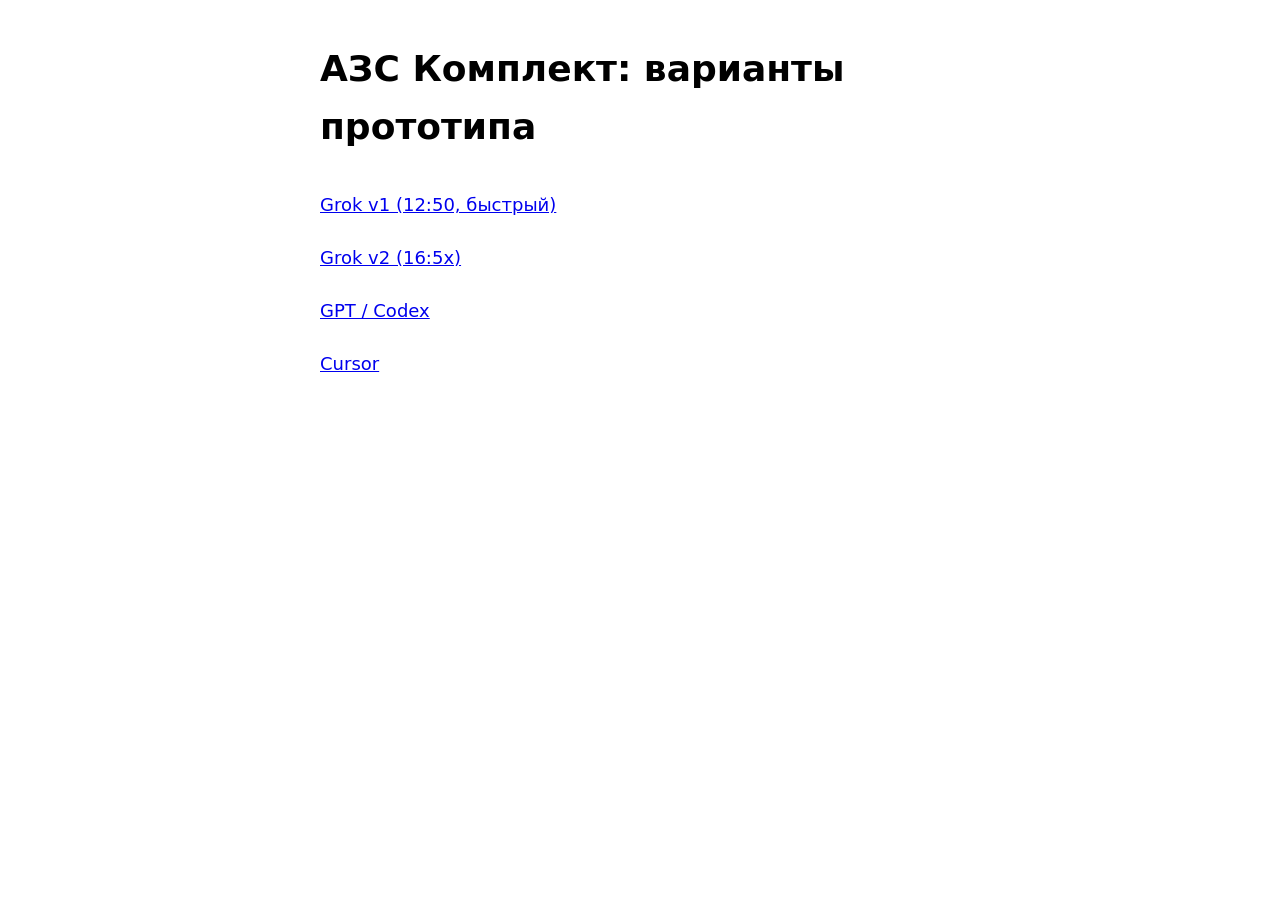
<file: index.html>
<!doctype html><html lang="ru"><head><meta charset="utf-8"><meta name="viewport" content="width=device-width,initial-scale=1"><meta name="robots" content="noindex,nofollow"><title>АЗС Комплект: сравнение прототипов</title>
<style>body{font:18px/1.6 system-ui,sans-serif;max-width:640px;margin:40px auto;padding:0 20px}a{display:block;padding:12px 0}</style></head><body>
<h1>АЗС Комплект: варианты прототипа</h1>
<a href="grok-v1/">Grok v1 (12:50, быстрый)</a><a href="grok/">Grok v2 (16:5x)</a><a href="codex/">GPT / Codex</a><a href="cursor/">Cursor</a></body></html>
</file>
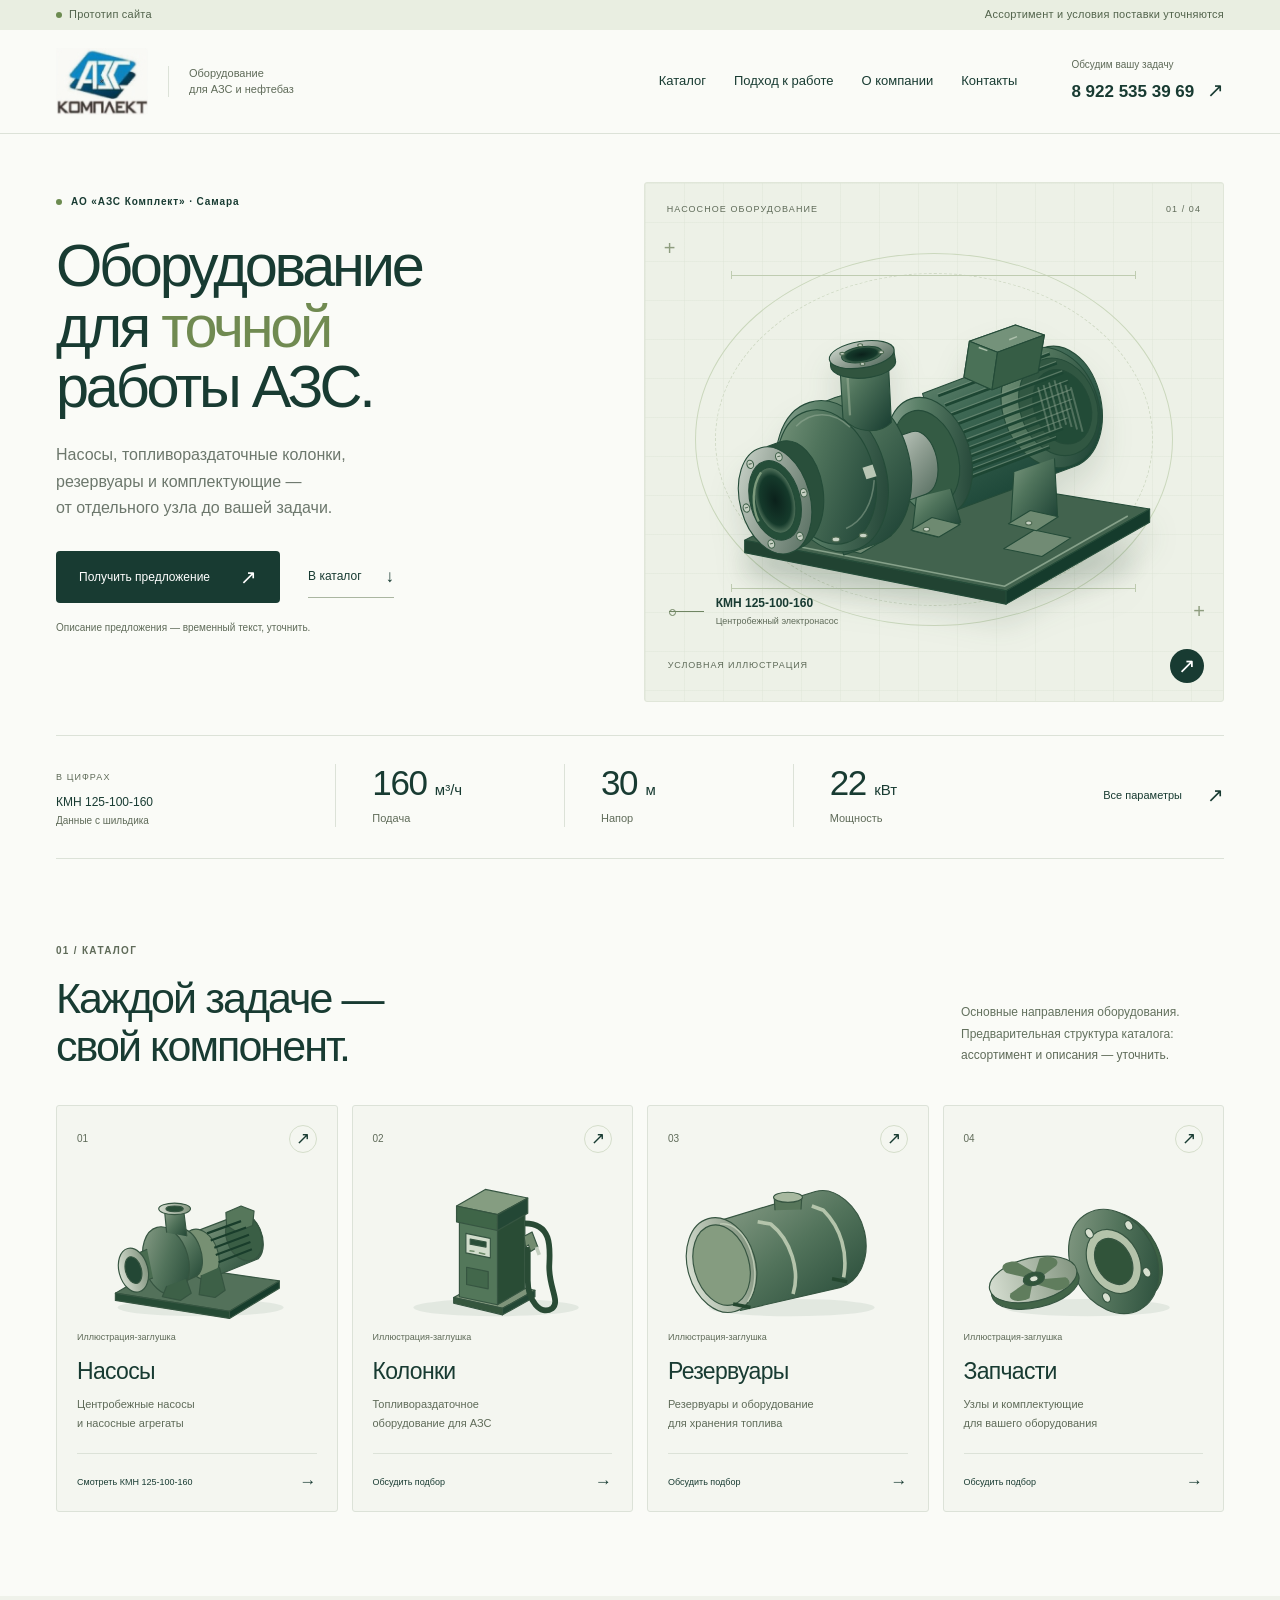
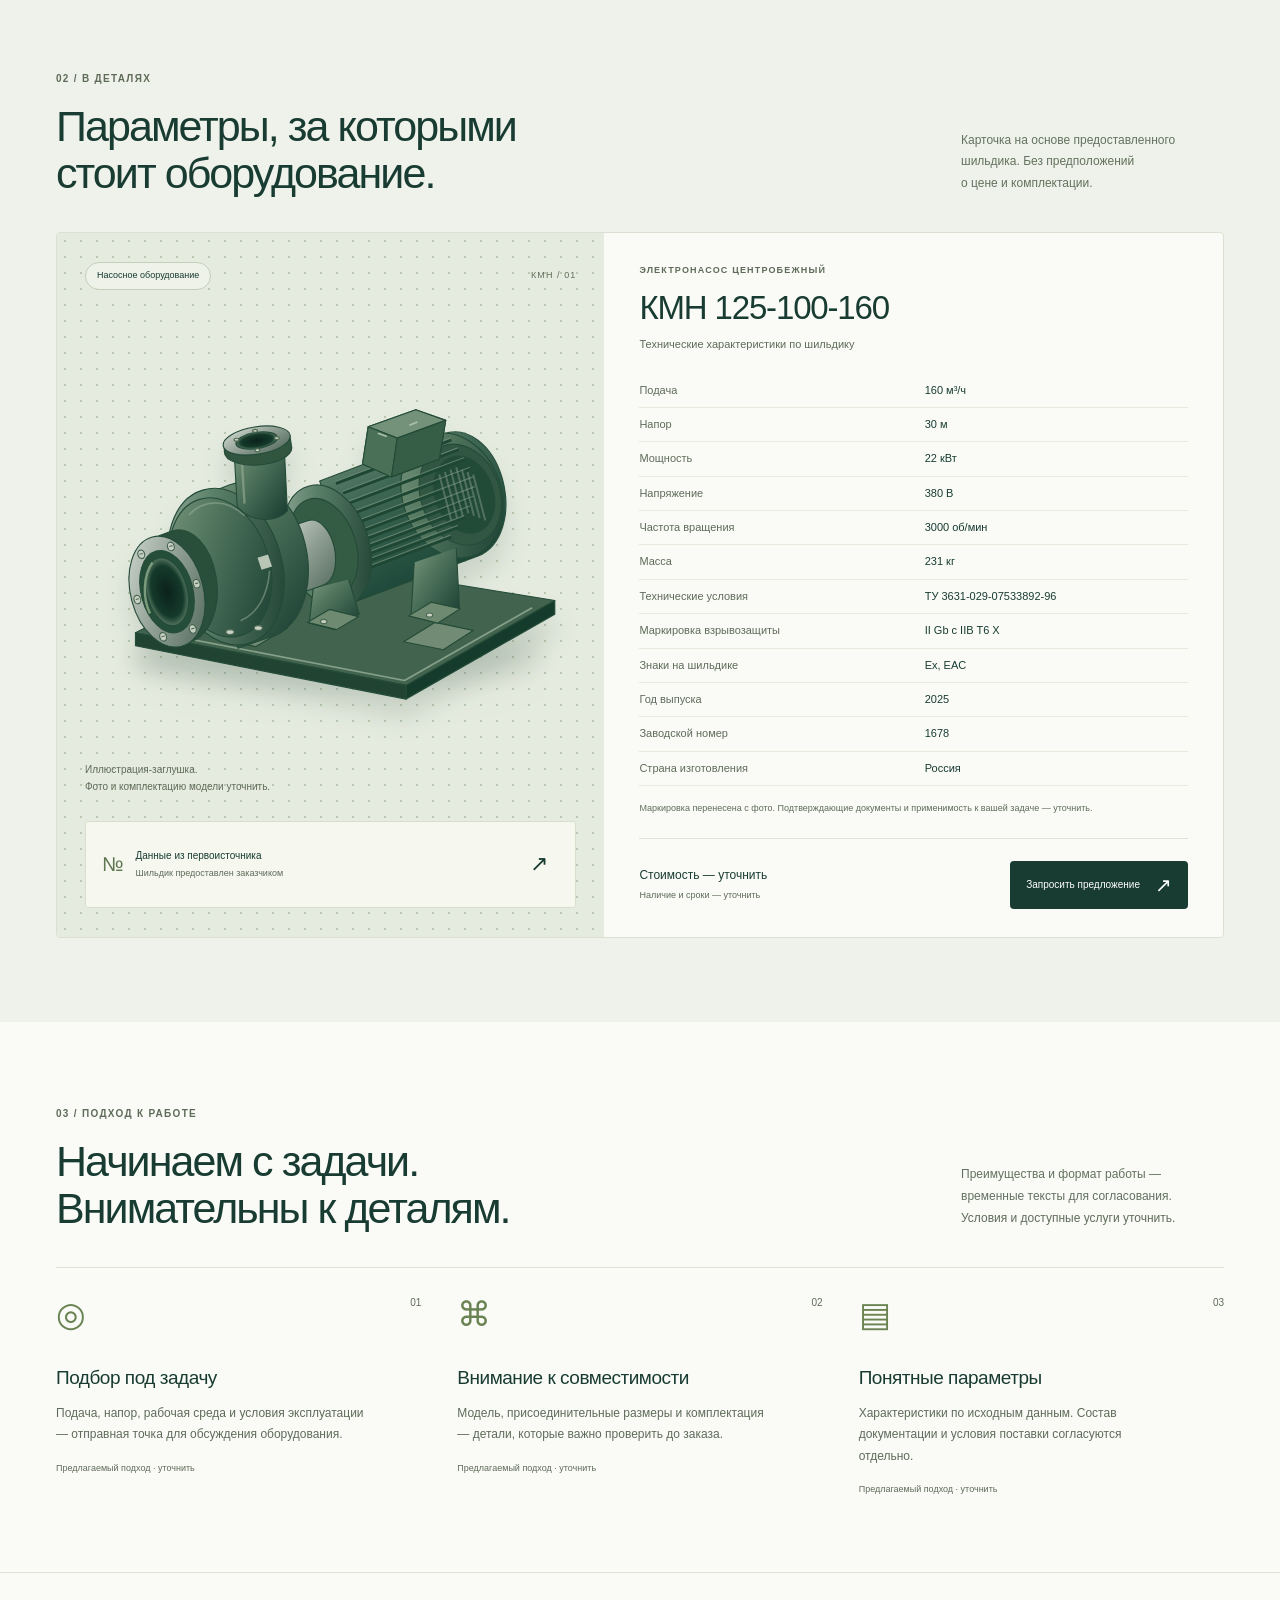
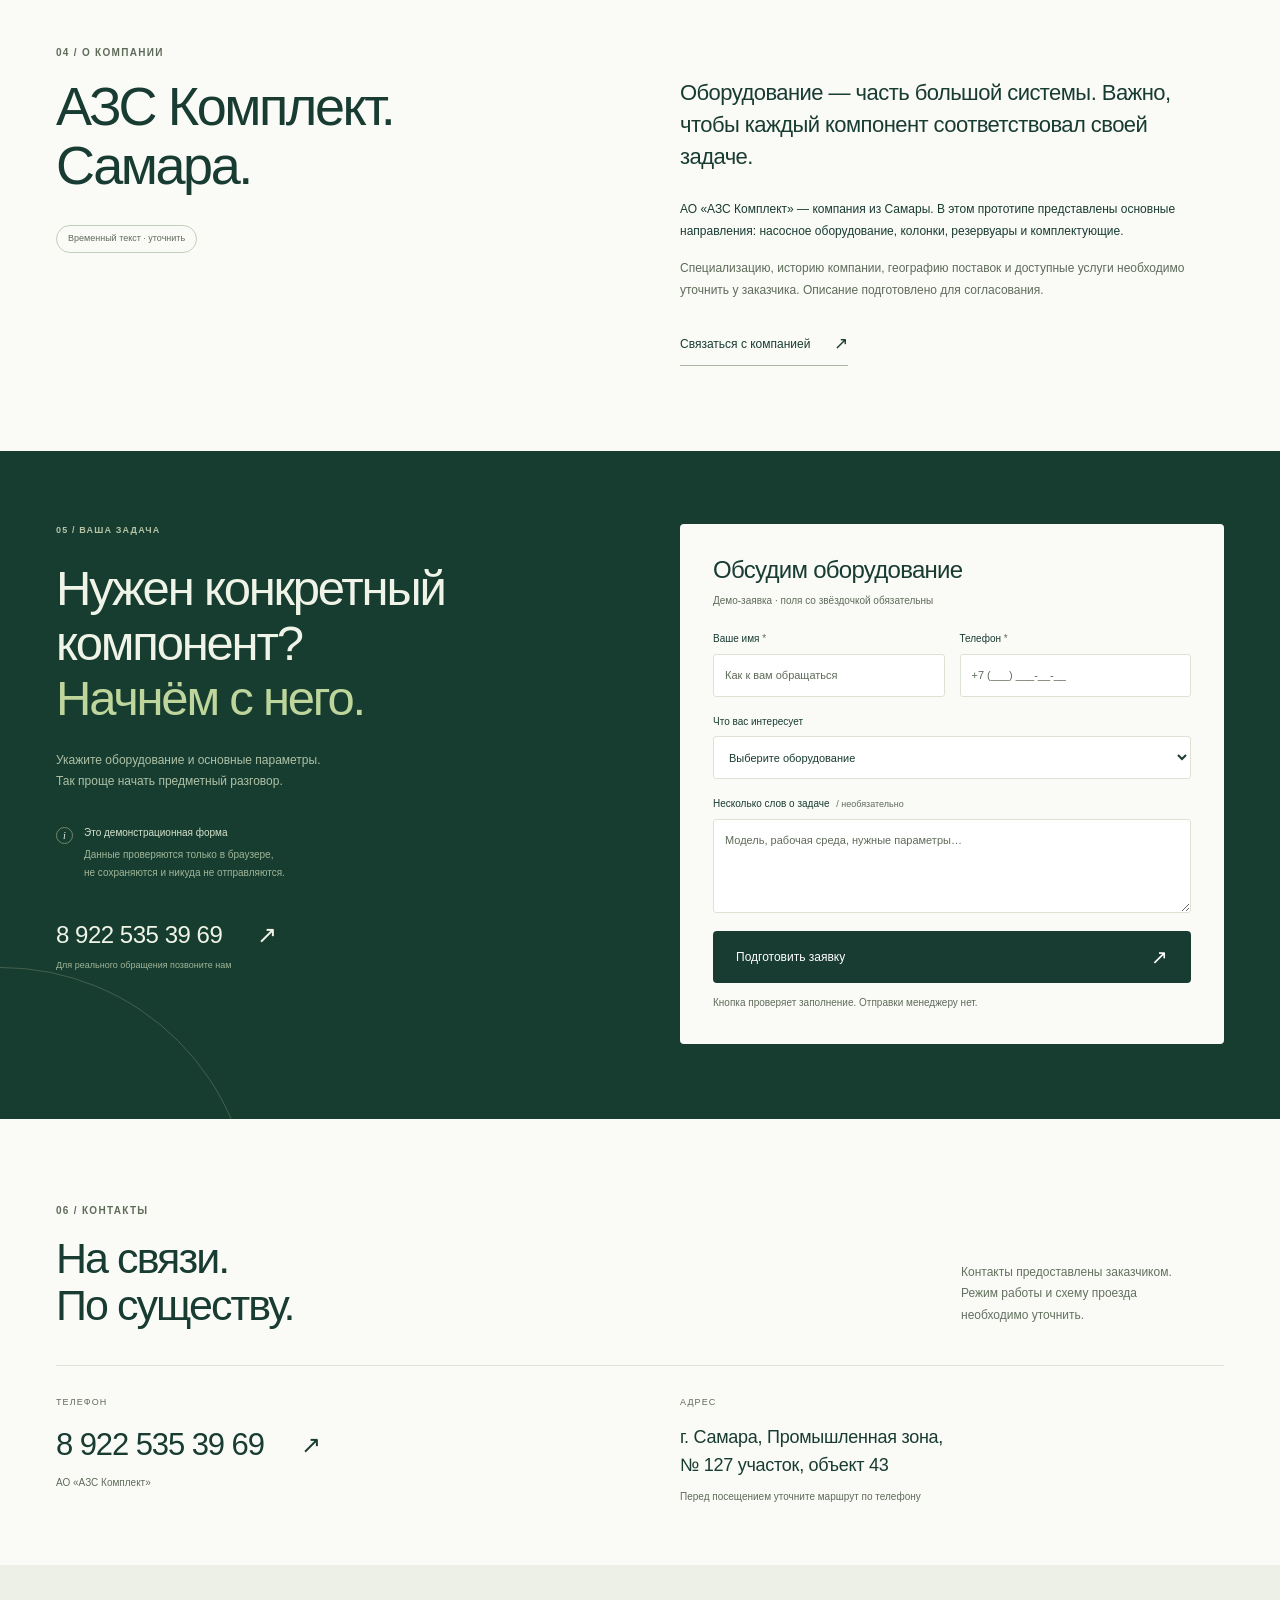
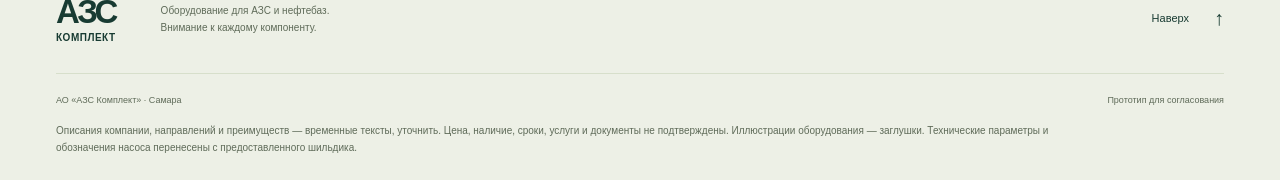
<file: codex-v1/index.html>
<!doctype html>
<html lang="ru">
<head>
  <meta charset="utf-8">
  <meta name="viewport" content="width=device-width, initial-scale=1">
  <meta name="description" content="Прототип каталога АО «АЗС Комплект», Самара. Оборудование для АЗС, насосы, колонки, резервуары и запчасти. Параметры насоса КМН 125-100-160.">
  <meta name="color-scheme" content="light">
  <meta http-equiv="Content-Security-Policy" content="default-src 'self' file:; script-src 'self' file:; style-src 'self' file:; img-src 'self' file: data:; connect-src 'none'; font-src 'none'; object-src 'none'; base-uri 'none'; form-action 'none'">
  <title>АЗС Комплект — оборудование для АЗС и нефтебаз</title>
  <link rel="icon" href="assets/logo.png" type="image/png">
  <link rel="stylesheet" href="css/styles.css">
  <script src="js/main.js" defer></script>
</head>
<body>
  <a class="skip-link" href="#main">Перейти к содержимому</a>
  <div class="prototype-bar"><div class="container"><span class="prototype-label"><span class="status-dot" aria-hidden="true"></span> Прототип сайта</span><span>Ассортимент и условия поставки уточняются</span></div></div>

  <header class="site-header">
    <div class="container header-inner">
      <a class="brand" href="#" aria-label="АО «АЗС Комплект» — на главную"><img src="assets/logo.png" width="203" height="149" alt="АЗС Комплект"><span>Оборудование<br>для АЗС и нефтебаз</span></a>
      <button class="menu-toggle" id="menu-toggle" type="button" aria-label="Открыть меню" aria-expanded="false" aria-controls="site-nav"><span></span><span></span></button>
      <nav class="site-nav" id="site-nav" aria-label="Основное меню">
        <a href="#catalog">Каталог</a><a href="#advantages">Подход к работе</a><a href="#about">О компании</a><a href="#contacts">Контакты</a>
      </nav>
      <a class="header-phone" href="tel:+79225353969"><span>Обсудим вашу задачу</span>8 922 535 39 69 <span class="phone-arrow" aria-hidden="true">↗</span></a>
    </div>
  </header>

  <main id="main">
    <section class="hero" aria-labelledby="hero-title">
      <div class="container hero-grid">
        <div class="hero-copy">
          <p class="eyebrow"><span class="status-dot" aria-hidden="true"></span> АО «АЗС Комплект» · Самара</p>
          <h1 id="hero-title">Оборудование<br>для <em>точной</em><br>работы АЗС.</h1>
          <p class="hero-description">Насосы, топливораздаточные колонки,<br class="desktop-break"> резервуары и комплектующие —<br class="desktop-break"> от отдельного узла до вашей задачи.</p>
          <div class="hero-actions"><a class="button button-primary" href="#request">Получить предложение <span aria-hidden="true">↗</span></a><a class="text-link" href="#catalog">В каталог <span aria-hidden="true">↓</span></a></div>
          <p class="temporary-note">Описание предложения — временный текст, уточнить.</p>
        </div>
        <div class="hero-visual">
          <div class="drawing-topline"><span>НАСОСНОЕ ОБОРУДОВАНИЕ</span><span>01 / 04</span></div>
          <span class="technical-cross cross-one" aria-hidden="true">+</span><span class="technical-cross cross-two" aria-hidden="true">+</span>
          <div class="drawing-circle" aria-hidden="true"></div>
          <span class="drawing-guide guide-top" aria-hidden="true"></span><span class="drawing-guide guide-bottom" aria-hidden="true"></span>
          <img class="hero-pump" src="assets/pump-schematic.svg" width="720" height="470" alt="Условная техническая иллюстрация центробежного насоса; не изображение конкретной модели">
          <div class="drawing-callout"><span aria-hidden="true"></span><p>КМН 125-100-160<small>Центробежный электронасос</small></p></div>
          <div class="visual-bottom"><span>УСЛОВНАЯ ИЛЛЮСТРАЦИЯ</span><a href="#pump" aria-label="Посмотреть параметры КМН 125-100-160"><span aria-hidden="true">↗</span></a></div>
        </div>
        <div class="hero-specs" aria-label="Характеристики насоса по шильдику">
          <div class="spec-caption"><span class="tiny-label">В ЦИФРАХ</span><p>КМН 125-100-160<span>Данные с шильдика</span></p></div>
          <div class="hero-spec"><strong>160 <span>м³/ч</span></strong><span>Подача</span></div>
          <div class="hero-spec"><strong>30 <span>м</span></strong><span>Напор</span></div>
          <div class="hero-spec"><strong>22 <span>кВт</span></strong><span>Мощность</span></div>
          <a class="spec-more" href="#pump">Все параметры <span aria-hidden="true">↗</span></a>
        </div>
      </div>
    </section>

    <section class="section catalog-section" id="catalog" aria-labelledby="catalog-title">
      <div class="container">
        <div class="section-heading"><div><p class="eyebrow section-number">01 / КАТАЛОГ</p><h2 id="catalog-title">Каждой задаче —<br>свой компонент.</h2></div><p class="section-intro">Основные направления оборудования.<br>Предварительная структура каталога:<br><span class="muted">ассортимент и описания — уточнить.</span></p></div>
        <div class="category-grid">
          <a class="category-card" href="#pump"><div class="category-top"><span>01</span><span class="round-arrow" aria-hidden="true">↗</span></div><div class="category-art"><img src="assets/category-pumps.svg" width="320" height="210" loading="lazy" alt="Схематичная заглушка: насос"></div><span class="image-caption">Иллюстрация-заглушка</span><h3>Насосы</h3><p>Центробежные насосы<br>и насосные агрегаты</p><span class="category-bottom">Смотреть КМН 125-100-160 <span aria-hidden="true">→</span></span></a>
          <a class="category-card" href="#request" data-category="Колонки"><div class="category-top"><span>02</span><span class="round-arrow" aria-hidden="true">↗</span></div><div class="category-art"><img src="assets/category-dispensers.svg" width="320" height="210" loading="lazy" alt="Схематичная заглушка: топливораздаточная колонка"></div><span class="image-caption">Иллюстрация-заглушка</span><h3>Колонки</h3><p>Топливораздаточное<br>оборудование для АЗС</p><span class="category-bottom">Обсудить подбор <span aria-hidden="true">→</span></span></a>
          <a class="category-card" href="#request" data-category="Резервуары"><div class="category-top"><span>03</span><span class="round-arrow" aria-hidden="true">↗</span></div><div class="category-art"><img src="assets/category-tanks.svg" width="320" height="210" loading="lazy" alt="Схематичная заглушка: горизонтальный резервуар"></div><span class="image-caption">Иллюстрация-заглушка</span><h3>Резервуары</h3><p>Резервуары и оборудование<br>для хранения топлива</p><span class="category-bottom">Обсудить подбор <span aria-hidden="true">→</span></span></a>
          <a class="category-card" href="#request" data-category="Запчасти"><div class="category-top"><span>04</span><span class="round-arrow" aria-hidden="true">↗</span></div><div class="category-art"><img src="assets/category-parts.svg" width="320" height="210" loading="lazy" alt="Схематичная заглушка: фланец и крыльчатка"></div><span class="image-caption">Иллюстрация-заглушка</span><h3>Запчасти</h3><p>Узлы и комплектующие<br>для вашего оборудования</p><span class="category-bottom">Обсудить подбор <span aria-hidden="true">→</span></span></a>
        </div>
      </div>
    </section>

    <section class="section product-section" id="pump" aria-labelledby="pump-title">
      <div class="container">
        <div class="section-heading"><div><p class="eyebrow section-number">02 / В ДЕТАЛЯХ</p><h2 id="pump-title">Параметры, за которыми<br>стоит оборудование.</h2></div><p class="section-intro">Карточка на основе предоставленного<br>шильдика. Без предположений<br>о цене и комплектации.</p></div>
        <div class="product-card">
          <div class="product-visual">
            <div class="product-badges"><span class="pill">Насосное оборудование</span><span class="tiny-label">КМН / 01</span></div>
            <img class="product-pump" src="assets/pump-schematic.svg" width="720" height="470" loading="lazy" alt="Условная иллюстрация насосного агрегата. Внешний вид модели необходимо уточнить">
            <p class="product-image-note">Иллюстрация-заглушка.<br>Фото и комплектацию модели уточнить.</p>
            <div class="plate-card"><span class="plate-icon" aria-hidden="true">№</span><div><strong>Данные из первоисточника</strong><span>Шильдик предоставлен заказчиком</span></div><button class="icon-button" type="button" data-open-plate aria-label="Открыть фото шильдика">↗</button></div>
          </div>
          <div class="product-info">
            <p class="eyebrow">ЭЛЕКТРОНАСОС ЦЕНТРОБЕЖНЫЙ</p><h3>КМН 125-100-160</h3>
            <p class="product-subtitle">Технические характеристики по шильдику</p>
            <table class="spec-table"><caption class="visually-hidden">Параметры насоса КМН 125-100-160</caption><tbody>
              <tr><th scope="row">Подача</th><td>160 м³/ч</td></tr><tr><th scope="row">Напор</th><td>30 м</td></tr><tr><th scope="row">Мощность</th><td>22 кВт</td></tr><tr><th scope="row">Напряжение</th><td>380 В</td></tr><tr><th scope="row">Частота вращения</th><td>3000 об/мин</td></tr><tr><th scope="row">Масса</th><td>231 кг</td></tr><tr><th scope="row">Технические условия</th><td>ТУ 3631-029-07533892-96</td></tr><tr><th scope="row">Маркировка взрывозащиты</th><td>II Gb c IIB T6 X</td></tr><tr><th scope="row">Знаки на шильдике</th><td>Ex, EAC</td></tr><tr><th scope="row">Год выпуска</th><td>2025</td></tr><tr><th scope="row">Заводской номер</th><td>1678</td></tr><tr><th scope="row">Страна изготовления</th><td>Россия</td></tr>
            </tbody></table>
            <p class="product-document-note">Маркировка перенесена с фото. Подтверждающие документы и применимость к вашей задаче — уточнить.</p>
            <div class="product-order"><div><strong>Стоимость — уточнить</strong><span>Наличие и сроки — уточнить</span></div><a class="button button-primary" href="#request" data-category="КМН 125-100-160">Запросить предложение <span aria-hidden="true">↗</span></a></div>
          </div>
        </div>
      </div>
    </section>

    <section class="section advantages-section" id="advantages" aria-labelledby="advantages-title">
      <div class="container"><div class="section-heading"><div><p class="eyebrow section-number">03 / ПОДХОД К РАБОТЕ</p><h2 id="advantages-title">Начинаем с задачи.<br>Внимательны к деталям.</h2></div><p class="section-intro">Преимущества и формат работы —<br>временные тексты для согласования.<br><span class="muted">Условия и доступные услуги уточнить.</span></p></div>
        <div class="advantages-grid">
          <article class="advantage"><span class="advantage-number">01</span><div class="line-icon" aria-hidden="true">◎</div><h3>Подбор под задачу</h3><p>Подача, напор, рабочая среда и условия эксплуатации — отправная точка для обсуждения оборудования.</p><span class="temporary-note">Предлагаемый подход · уточнить</span></article>
          <article class="advantage"><span class="advantage-number">02</span><div class="line-icon" aria-hidden="true">⌘</div><h3>Внимание к совместимости</h3><p>Модель, присоединительные размеры и комплектация — детали, которые важно проверить до заказа.</p><span class="temporary-note">Предлагаемый подход · уточнить</span></article>
          <article class="advantage"><span class="advantage-number">03</span><div class="line-icon" aria-hidden="true">▤</div><h3>Понятные параметры</h3><p>Характеристики по исходным данным. Состав документации и условия поставки согласуются отдельно.</p><span class="temporary-note">Предлагаемый подход · уточнить</span></article>
        </div>
      </div>
    </section>

    <section class="section about-section" id="about" aria-labelledby="about-title"><div class="container about-grid">
      <div><p class="eyebrow section-number">04 / О КОМПАНИИ</p><h2 id="about-title">АЗС Комплект.<br>Самара.</h2><span class="pill temporary-pill">Временный текст · уточнить</span></div>
      <div class="about-copy"><p class="about-lead">Оборудование — часть большой системы. Важно, чтобы каждый компонент соответствовал своей задаче.</p><p>АО «АЗС Комплект» — компания из Самары. В этом прототипе представлены основные направления: насосное оборудование, колонки, резервуары и комплектующие.</p><p class="muted">Специализацию, историю компании, географию поставок и доступные услуги необходимо уточнить у заказчика. Описание подготовлено для согласования.</p><a class="text-link" href="#contacts">Связаться с компанией <span aria-hidden="true">↗</span></a></div>
    </div></section>

    <section class="request-section" id="request" aria-labelledby="request-title"><div class="container request-grid">
      <div class="request-copy"><p class="eyebrow">05 / ВАША ЗАДАЧА</p><h2 id="request-title">Нужен конкретный<br>компонент?<br><em>Начнём с него.</em></h2><p>Укажите оборудование и основные параметры.<br>Так проще начать предметный разговор.</p><div class="demo-callout"><span class="demo-symbol" aria-hidden="true">i</span><p><strong>Это демонстрационная форма</strong>Данные проверяются только в браузере,<br>не сохраняются и никуда не отправляются.</p></div><a class="request-phone" href="tel:+79225353969">8 922 535 39 69 <span aria-hidden="true">↗</span></a><span class="request-phone-caption">Для реального обращения позвоните нам</span></div>
      <form class="request-form" id="request-form" novalidate aria-describedby="form-demo-note">
        <h3>Обсудим оборудование</h3><p class="form-intro" id="form-demo-note">Демо-заявка · поля со звёздочкой обязательны</p>
        <div class="form-row"><div class="field"><label for="name">Ваше имя <span aria-hidden="true">*</span></label><input id="name" name="name" type="text" placeholder="Как к вам обращаться" autocomplete="off" minlength="2" maxlength="80" required aria-describedby="name-error"><span class="field-error" id="name-error"></span></div><div class="field"><label for="phone">Телефон <span aria-hidden="true">*</span></label><input id="phone" name="phone" type="tel" placeholder="+7 (___) ___-__-__" inputmode="tel" autocomplete="off" maxlength="30" required aria-describedby="phone-error"><span class="field-error" id="phone-error"></span></div></div>
        <div class="field"><label for="equipment">Что вас интересует</label><select id="equipment" name="equipment"><option value="">Выберите оборудование</option value="КМН 125-100-160">Насос КМН 125-100-160</option value="Насосы">Другие насосы</option><option value="Колонки">Топливораздаточные колонки</option><option value="Резервуары">Резервуары</option><option value="Запчасти">Запчасти и комплектующие</option><option value="Другое">Другое оборудование</option></select></div>
        <div class="field"><label for="message">Несколько слов о задаче <span class="optional">/ необязательно</span></label><textarea id="message" name="message" rows="3" maxlength="2000" placeholder="Модель, рабочая среда, нужные параметры…"></textarea></div>
        <button class="button button-primary submit-button" type="submit">Подготовить заявку <span aria-hidden="true">↗</span></button><p class="form-footnote">Кнопка проверяет заполнение. Отправки менеджеру нет.</p><div class="form-status" id="form-status" role="status" aria-live="polite" hidden></div>
        <noscript><p class="no-script-note">Для проверки формы включите JavaScript. Связаться с компанией можно по телефону выше.</p></noscript>
      </form>
    </div></section>

    <section class="section contacts-section" id="contacts" aria-labelledby="contacts-title"><div class="container"><div class="section-heading"><div><p class="eyebrow section-number">06 / КОНТАКТЫ</p><h2 id="contacts-title">На связи.<br>По существу.</h2></div><p class="section-intro">Контакты предоставлены заказчиком.<br>Режим работы и схему проезда<br>необходимо уточнить.</p></div><div class="contacts-grid"><div class="contact-block"><span class="tiny-label">ТЕЛЕФОН</span><a class="contact-phone" href="tel:+79225353969">8 922 535 39 69 <span aria-hidden="true">↗</span></a><span class="muted">АО «АЗС Комплект»</span></div><div class="contact-block address-block"><span class="tiny-label">АДРЕС</span><address>г. Самара, Промышленная зона,<br>№ 127 участок, объект 43</address><span class="muted">Перед посещением уточните маршрут по телефону</span></div></div></div></section>
  </main>

  <footer class="site-footer"><div class="container"><div class="footer-top"><a class="footer-wordmark" href="#">АЗС<span>КОМПЛЕКТ</span></a><p>Оборудование для АЗС и нефтебаз.<br>Внимание к каждому компоненту.</p><a class="back-top" href="#">Наверх <span aria-hidden="true">↑</span></a></div><div class="footer-bottom"><span>АО «АЗС Комплект» · Самара</span><span>Прототип для согласования</span></div><p class="footer-disclaimer">Описания компании, направлений и преимуществ — временные тексты, уточнить. Цена, наличие, сроки, услуги и документы не подтверждены. Иллюстрации оборудования — заглушки. Технические параметры и обозначения насоса перенесены с предоставленного шильдика.</p></div></footer>

  <dialog class="plate-dialog" id="plate-dialog" aria-labelledby="plate-title"><div class="dialog-heading"><div><span class="eyebrow">ИСХОДНЫЕ ДАННЫЕ</span><h2 id="plate-title">Шильдик насоса</h2></div><button type="button" class="dialog-close" data-close-plate aria-label="Закрыть фото шильдика">×</button></div><img src="order-photo.jpg" width="1400" height="795" alt="Фото шильдика насоса КМН 125-100-160, заводской номер 1678. Все параметры приведены в таблице на странице."><p>Фото предоставлено заказчиком. Нажмите Esc или кнопку ×, чтобы закрыть.</p></dialog>
</body>
</html>
</file>
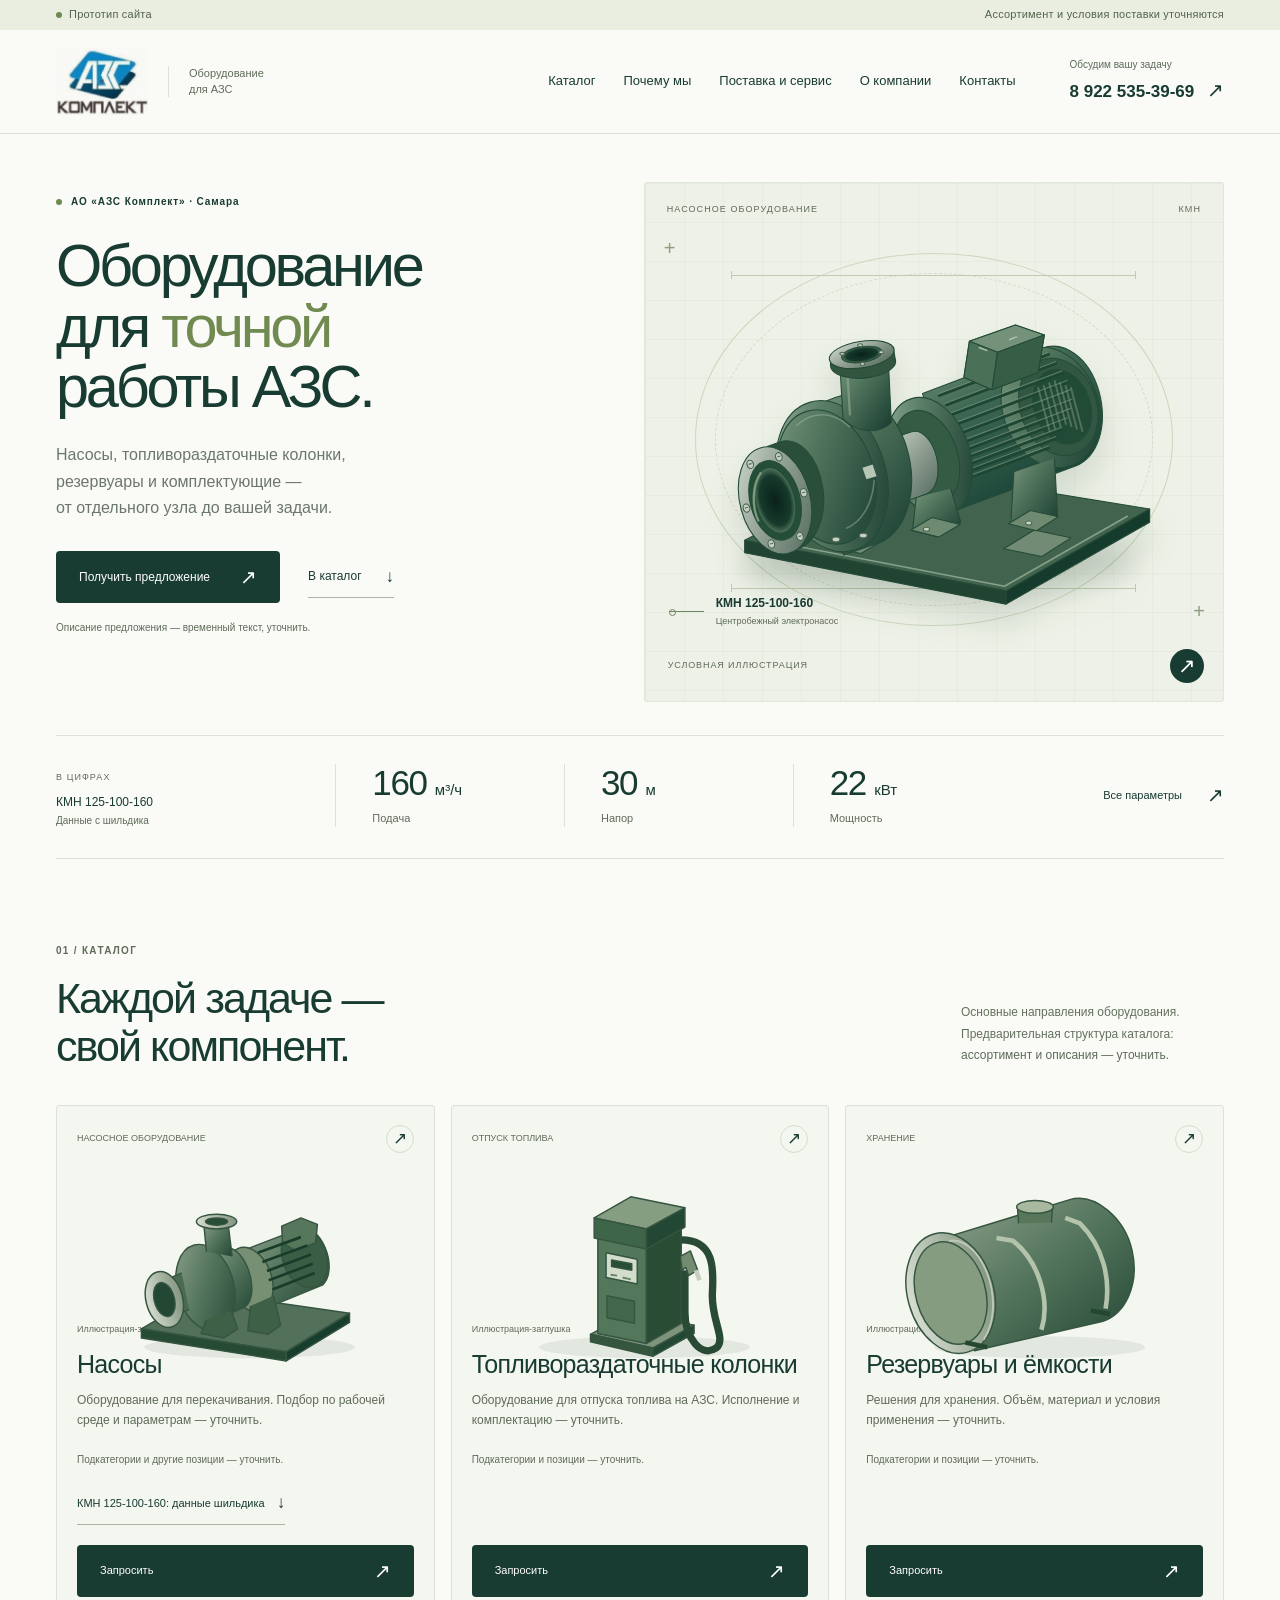
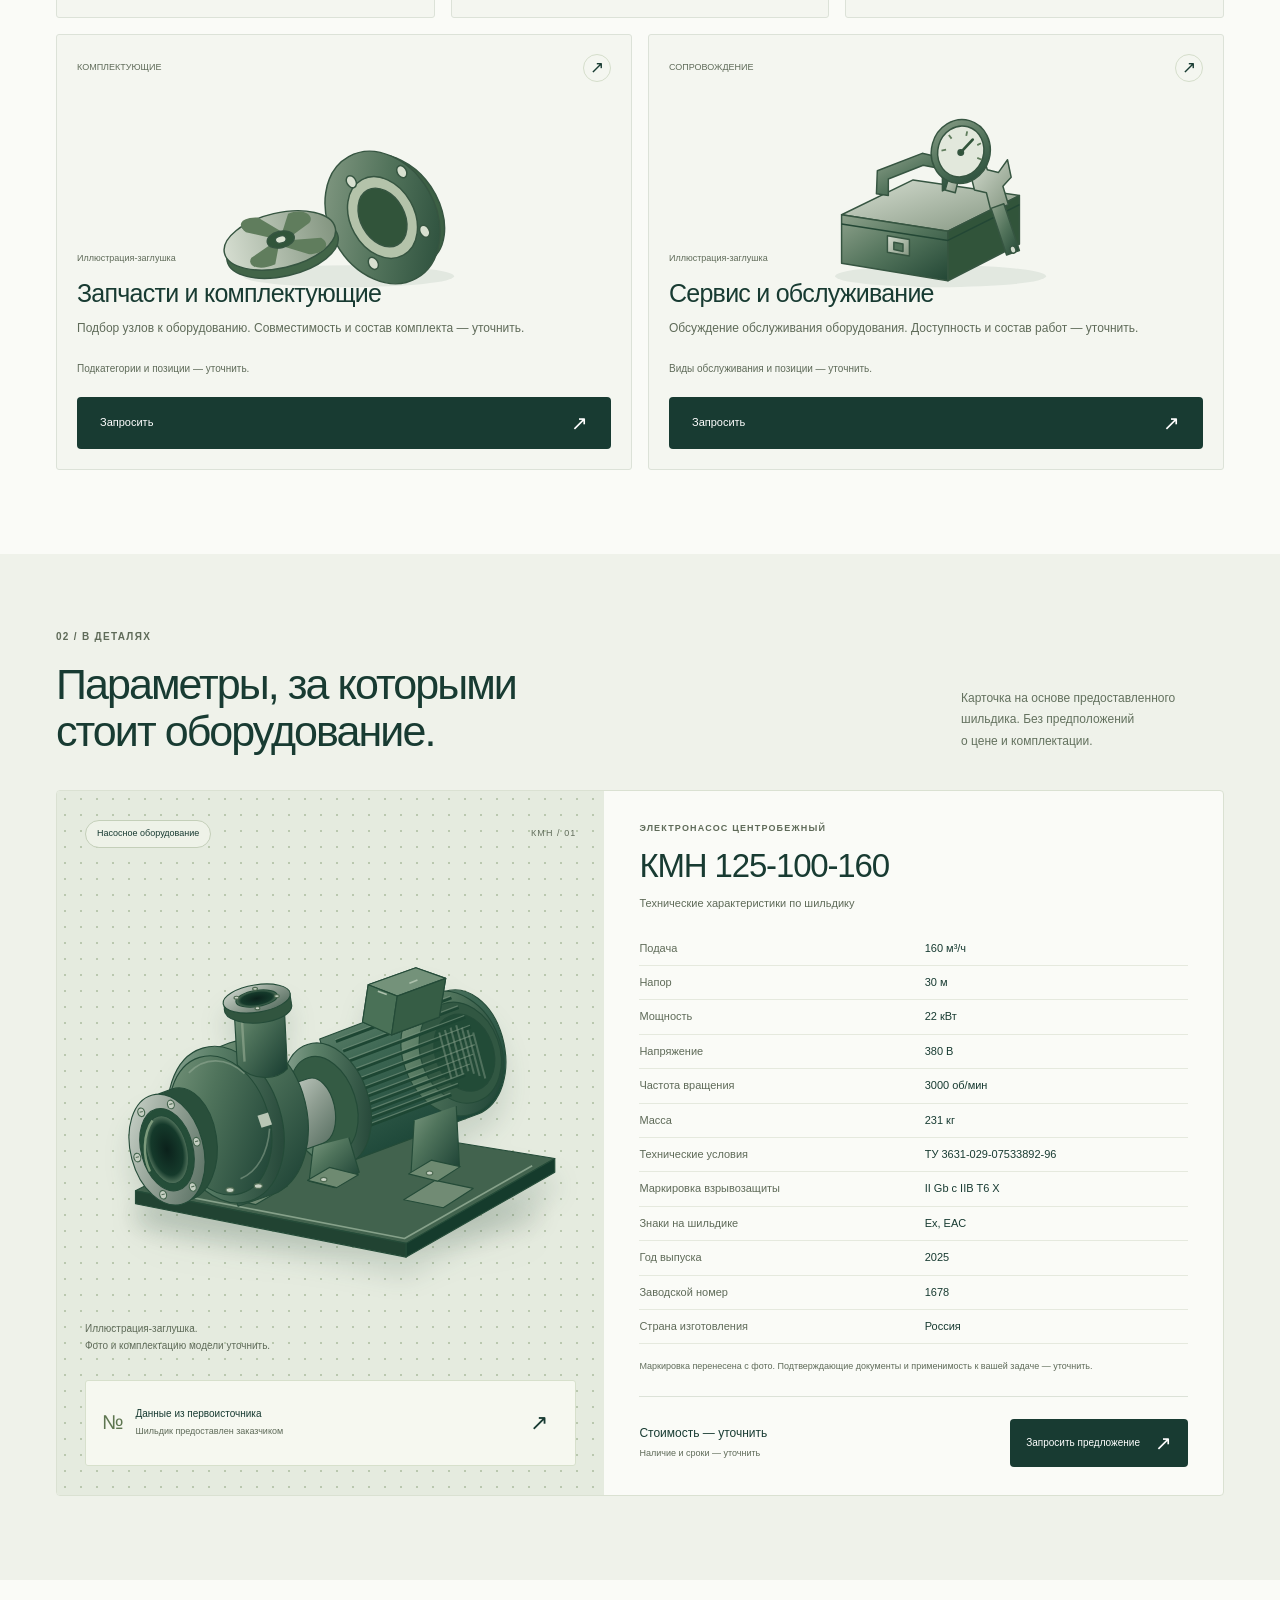
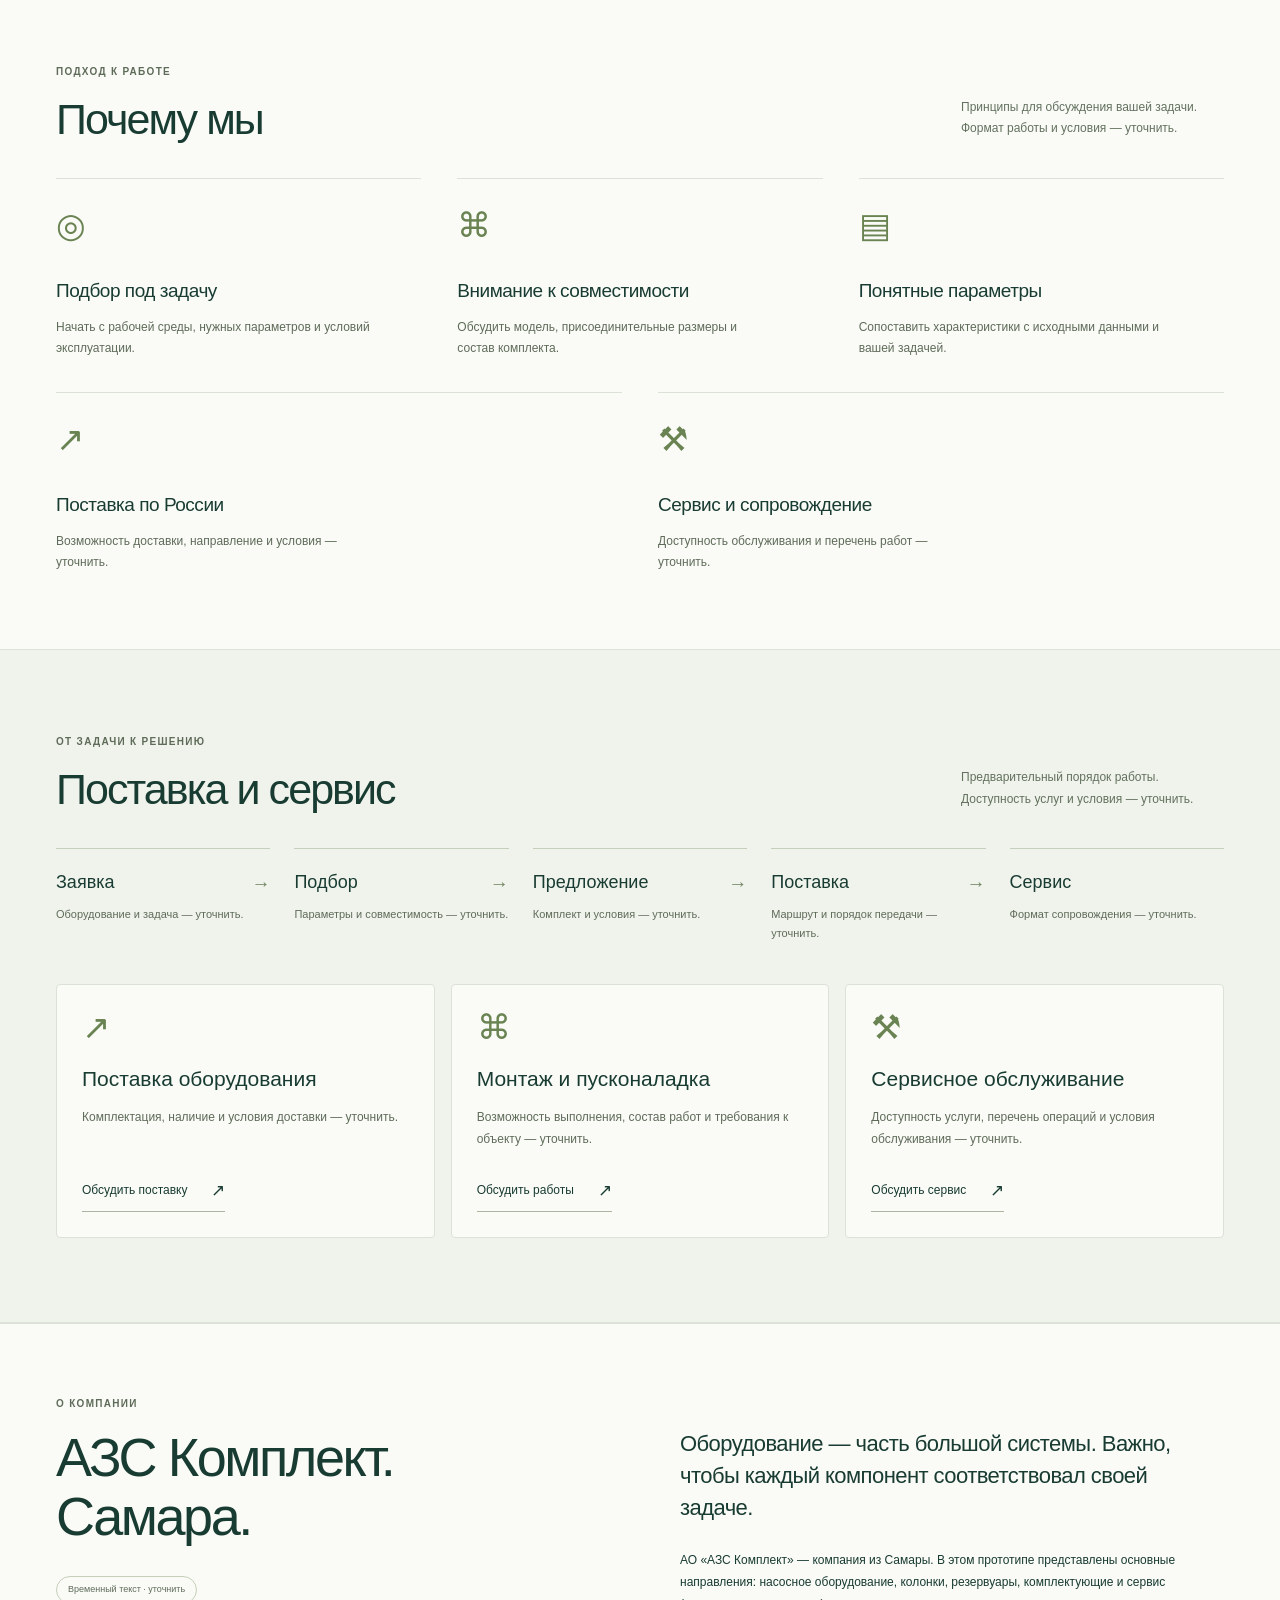
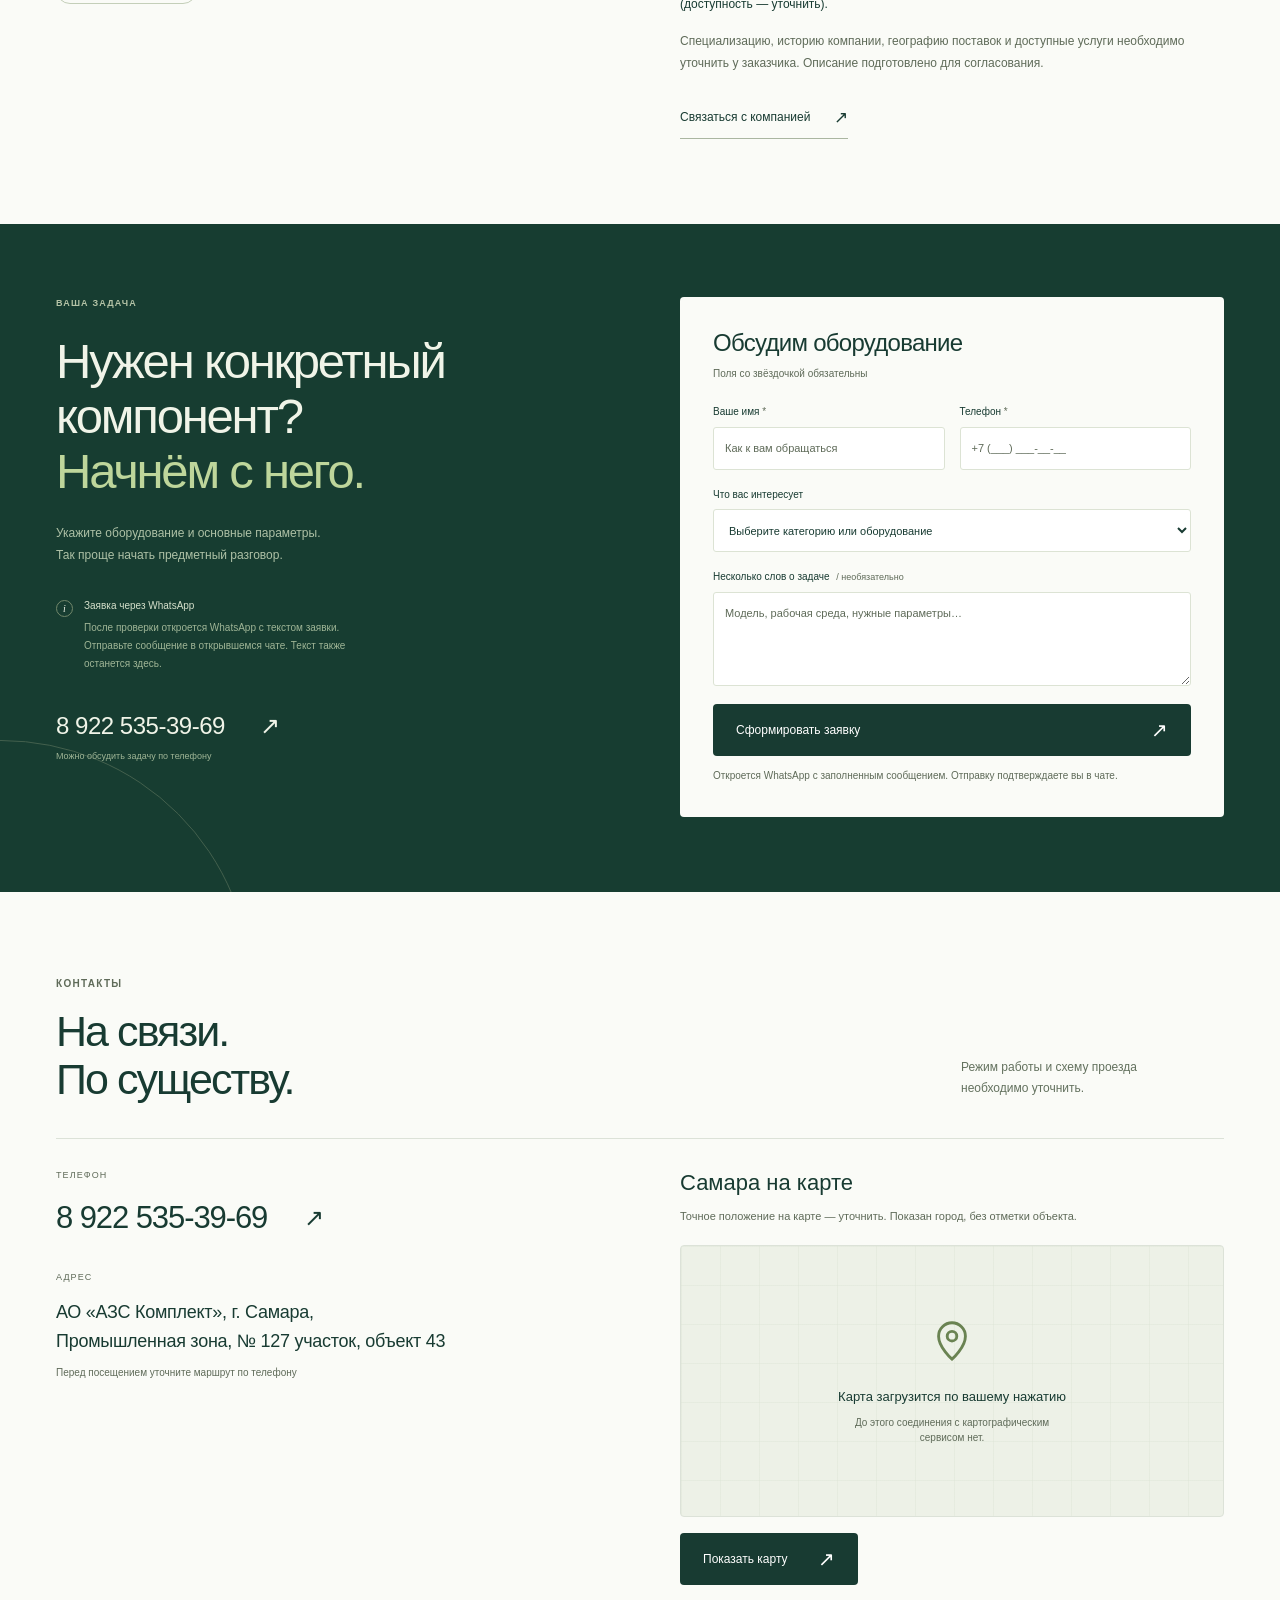
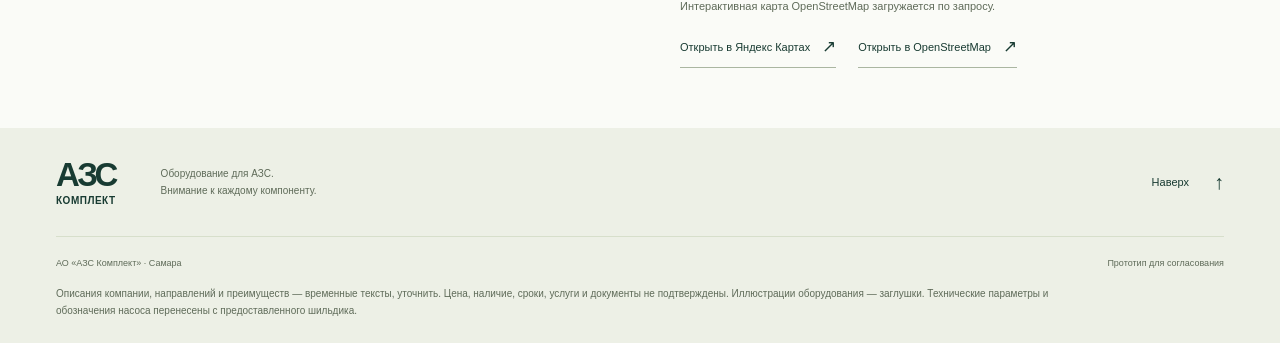
<file: codex/index.html>
<!doctype html>
<html lang="ru">
<head>
  <meta charset="utf-8">
  <meta name="viewport" content="width=device-width, initial-scale=1">
  <meta name="description" content="Прототип каталога АО «АЗС Комплект», Самара. Оборудование для АЗС, насосы, колонки, резервуары и запчасти. Параметры насоса КМН 125-100-160.">
  <meta name="color-scheme" content="light">
  <meta http-equiv="Content-Security-Policy" content="default-src 'self' file:; script-src 'self' file:; style-src 'self' file:; img-src 'self' file: data:; connect-src 'none'; font-src 'none'; frame-src https://www.openstreetmap.org; object-src 'none'; base-uri 'none'; form-action 'none'">
  <title>АЗС Комплект — оборудование для АЗС</title>
  <link rel="icon" href="assets/favicon.ico" type="image/x-icon" sizes="16x16 32x32 48x48 64x64">
  <link rel="icon" href="assets/favicon-32.png" type="image/png" sizes="32x32">
  <link rel="apple-touch-icon" href="assets/apple-touch-icon.png" sizes="180x180">
  <link rel="stylesheet" href="css/styles.css">
  <script src="js/main.js" defer></script>
</head>
<body>
  <a class="skip-link" href="#main">Перейти к содержимому</a>
  <div class="prototype-bar"><div class="container"><span class="prototype-label"><span class="status-dot" aria-hidden="true"></span> Прототип сайта</span><span>Ассортимент и условия поставки уточняются</span></div></div>

  <header class="site-header">
    <div class="container header-inner">
      <a class="brand" href="#" aria-label="АО «АЗС Комплект» — на главную"><img src="assets/logo.png" width="203" height="149" alt="АЗС Комплект"><span>Оборудование<br>для АЗС</span></a>
      <button class="menu-toggle" id="menu-toggle" type="button" aria-label="Открыть меню" aria-expanded="false" aria-controls="site-nav"><span></span><span></span></button>
      <nav class="site-nav" id="site-nav" aria-label="Основное меню">
        <a href="#catalog">Каталог</a><a href="#advantages">Почему мы</a><a href="#supply">Поставка и сервис</a><a href="#about">О компании</a><a href="#contacts">Контакты</a>
      </nav>
      <a class="header-phone" href="tel:+79225353969"><span>Обсудим вашу задачу</span>8 922 535-39-69 <span class="phone-arrow" aria-hidden="true">↗</span></a>
    </div>
  </header>

  <main id="main">
    <section class="hero" aria-labelledby="hero-title">
      <div class="container hero-grid">
        <div class="hero-copy">
          <p class="eyebrow"><span class="status-dot" aria-hidden="true"></span> АО «АЗС Комплект» · Самара</p>
          <h1 id="hero-title">Оборудование<br>для <em>точной</em><br>работы АЗС.</h1>
          <p class="hero-description">Насосы, топливораздаточные колонки,<br class="desktop-break"> резервуары и комплектующие —<br class="desktop-break"> от отдельного узла до вашей задачи.</p>
          <div class="hero-actions"><a class="button button-primary" href="#request">Получить предложение <span aria-hidden="true">↗</span></a><a class="text-link" href="#catalog">В каталог <span aria-hidden="true">↓</span></a></div>
          <p class="temporary-note">Описание предложения — временный текст, уточнить.</p>
        </div>
        <div class="hero-visual">
          <div class="drawing-topline"><span>НАСОСНОЕ ОБОРУДОВАНИЕ</span><span>КМН</span></div>
          <span class="technical-cross cross-one" aria-hidden="true">+</span><span class="technical-cross cross-two" aria-hidden="true">+</span>
          <div class="drawing-circle" aria-hidden="true"></div>
          <span class="drawing-guide guide-top" aria-hidden="true"></span><span class="drawing-guide guide-bottom" aria-hidden="true"></span>
          <img class="hero-pump" src="assets/pump-schematic.svg" width="720" height="470" alt="Условная техническая иллюстрация центробежного насоса; не изображение конкретной модели">
          <div class="drawing-callout"><span aria-hidden="true"></span><p>КМН 125-100-160<small>Центробежный электронасос</small></p></div>
          <div class="visual-bottom"><span>УСЛОВНАЯ ИЛЛЮСТРАЦИЯ</span><a href="#pump" aria-label="Посмотреть параметры КМН 125-100-160"><span aria-hidden="true">↗</span></a></div>
        </div>
        <div class="hero-specs" aria-label="Характеристики насоса по шильдику">
          <div class="spec-caption"><span class="tiny-label">В ЦИФРАХ</span><p>КМН 125-100-160<span>Данные с шильдика</span></p></div>
          <div class="hero-spec"><strong>160 <span>м³/ч</span></strong><span>Подача</span></div>
          <div class="hero-spec"><strong>30 <span>м</span></strong><span>Напор</span></div>
          <div class="hero-spec"><strong>22 <span>кВт</span></strong><span>Мощность</span></div>
          <a class="spec-more" href="#pump">Все параметры <span aria-hidden="true">↗</span></a>
        </div>
      </div>
    </section>

    <section class="section catalog-section" id="catalog" aria-labelledby="catalog-title">
      <div class="container">
        <div class="section-heading"><div><p class="eyebrow section-number">01 / КАТАЛОГ</p><h2 id="catalog-title">Каждой задаче —<br>свой компонент.</h2></div><p class="section-intro">Основные направления оборудования.<br>Предварительная структура каталога:<br><span class="muted">ассортимент и описания — уточнить.</span></p></div>
        <div class="category-grid">
          <article class="category-card" aria-labelledby="category-pumps-title">
            <div class="category-top"><span>НАСОСНОЕ ОБОРУДОВАНИЕ</span><span class="round-arrow" aria-hidden="true">↗</span></div>
            <div class="category-art"><img src="assets/category-pumps.svg" width="320" height="210" loading="lazy" alt="Схематичная заглушка: насос"></div>
            <span class="image-caption">Иллюстрация-заглушка</span><h3 id="category-pumps-title">Насосы</h3>
            <p>Оборудование для перекачивания. Подбор по рабочей среде и параметрам — уточнить.</p>
            <p class="category-detail">Подкатегории и другие позиции — уточнить.</p>
            <a class="text-link category-model" href="#pump">КМН 125-100-160: данные шильдика <span aria-hidden="true">↓</span></a>
            <a class="button button-primary category-request" href="#request" data-category="Насосы" aria-label="Запросить: Насосы">Запросить <span aria-hidden="true">↗</span></a>
          </article>
          <article class="category-card" aria-labelledby="category-dispensers-title">
            <div class="category-top"><span>ОТПУСК ТОПЛИВА</span><span class="round-arrow" aria-hidden="true">↗</span></div>
            <div class="category-art"><img src="assets/category-dispensers.svg" width="320" height="210" loading="lazy" alt="Схематичная заглушка: топливораздаточная колонка"></div>
            <span class="image-caption">Иллюстрация-заглушка</span><h3 id="category-dispensers-title">Топливораздаточные колонки</h3>
            <p>Оборудование для отпуска топлива на АЗС. Исполнение и комплектацию — уточнить.</p>
            <p class="category-detail">Подкатегории и позиции — уточнить.</p>
            <a class="button button-primary category-request" href="#request" data-category="Топливораздаточные колонки" aria-label="Запросить: Топливораздаточные колонки">Запросить <span aria-hidden="true">↗</span></a>
          </article>
          <article class="category-card" aria-labelledby="category-tanks-title">
            <div class="category-top"><span>ХРАНЕНИЕ</span><span class="round-arrow" aria-hidden="true">↗</span></div>
            <div class="category-art"><img src="assets/category-tanks.svg" width="320" height="210" loading="lazy" alt="Схематичная заглушка: горизонтальный резервуар"></div>
            <span class="image-caption">Иллюстрация-заглушка</span><h3 id="category-tanks-title">Резервуары и ёмкости</h3>
            <p>Решения для хранения. Объём, материал и условия применения — уточнить.</p>
            <p class="category-detail">Подкатегории и позиции — уточнить.</p>
            <a class="button button-primary category-request" href="#request" data-category="Резервуары и ёмкости" aria-label="Запросить: Резервуары и ёмкости">Запросить <span aria-hidden="true">↗</span></a>
          </article>
          <article class="category-card" aria-labelledby="category-parts-title">
            <div class="category-top"><span>КОМПЛЕКТУЮЩИЕ</span><span class="round-arrow" aria-hidden="true">↗</span></div>
            <div class="category-art"><img src="assets/category-parts.svg" width="320" height="210" loading="lazy" alt="Схематичная заглушка: фланец и крыльчатка"></div>
            <span class="image-caption">Иллюстрация-заглушка</span><h3 id="category-parts-title">Запчасти и комплектующие</h3>
            <p>Подбор узлов к оборудованию. Совместимость и состав комплекта — уточнить.</p>
            <p class="category-detail">Подкатегории и позиции — уточнить.</p>
            <a class="button button-primary category-request" href="#request" data-category="Запчасти и комплектующие" aria-label="Запросить: Запчасти и комплектующие">Запросить <span aria-hidden="true">↗</span></a>
          </article>
          <article class="category-card" aria-labelledby="category-service-title">
            <div class="category-top"><span>СОПРОВОЖДЕНИЕ</span><span class="round-arrow" aria-hidden="true">↗</span></div>
            <div class="category-art"><img src="assets/category-service.svg" width="360" height="240" loading="lazy" alt="Схематичная заглушка: инструменты и манометр"></div>
            <span class="image-caption">Иллюстрация-заглушка</span><h3 id="category-service-title">Сервис и обслуживание</h3>
            <p>Обсуждение обслуживания оборудования. Доступность и состав работ — уточнить.</p>
            <p class="category-detail">Виды обслуживания и позиции — уточнить.</p>
            <a class="button button-primary category-request" href="#request" data-category="Сервис и обслуживание" aria-label="Запросить: Сервис и обслуживание">Запросить <span aria-hidden="true">↗</span></a>
          </article>
        </div>
      </div>
    </section>

    <section class="section product-section" id="pump" aria-labelledby="pump-title">
      <div class="container">
        <div class="section-heading"><div><p class="eyebrow section-number">02 / В ДЕТАЛЯХ</p><h2 id="pump-title">Параметры, за которыми<br>стоит оборудование.</h2></div><p class="section-intro">Карточка на основе предоставленного<br>шильдика. Без предположений<br>о цене и комплектации.</p></div>
        <div class="product-card">
          <div class="product-visual">
            <div class="product-badges"><span class="pill">Насосное оборудование</span><span class="tiny-label">КМН / 01</span></div>
            <img class="product-pump" src="assets/pump-schematic.svg" width="720" height="470" loading="lazy" alt="Условная иллюстрация насосного агрегата. Внешний вид модели необходимо уточнить">
            <p class="product-image-note">Иллюстрация-заглушка.<br>Фото и комплектацию модели уточнить.</p>
            <div class="plate-card"><span class="plate-icon" aria-hidden="true">№</span><div><strong>Данные из первоисточника</strong><span>Шильдик предоставлен заказчиком</span></div><button class="icon-button" type="button" data-open-plate aria-label="Открыть фото шильдика">↗</button></div>
          </div>
          <div class="product-info">
            <p class="eyebrow">ЭЛЕКТРОНАСОС ЦЕНТРОБЕЖНЫЙ</p><h3>КМН 125-100-160</h3>
            <p class="product-subtitle">Технические характеристики по шильдику</p>
            <table class="spec-table"><caption class="visually-hidden">Параметры насоса КМН 125-100-160</caption><tbody>
              <tr><th scope="row">Подача</th><td>160 м³/ч</td></tr><tr><th scope="row">Напор</th><td>30 м</td></tr><tr><th scope="row">Мощность</th><td>22 кВт</td></tr><tr><th scope="row">Напряжение</th><td>380 В</td></tr><tr><th scope="row">Частота вращения</th><td>3000 об/мин</td></tr><tr><th scope="row">Масса</th><td>231 кг</td></tr><tr><th scope="row">Технические условия</th><td>ТУ 3631-029-07533892-96</td></tr><tr><th scope="row">Маркировка взрывозащиты</th><td>II Gb c IIB T6 X</td></tr><tr><th scope="row">Знаки на шильдике</th><td>Ex, EAC</td></tr><tr><th scope="row">Год выпуска</th><td>2025</td></tr><tr><th scope="row">Заводской номер</th><td>1678</td></tr><tr><th scope="row">Страна изготовления</th><td>Россия</td></tr>
            </tbody></table>
            <p class="product-document-note">Маркировка перенесена с фото. Подтверждающие документы и применимость к вашей задаче — уточнить.</p>
            <div class="product-order"><div><strong>Стоимость — уточнить</strong><span>Наличие и сроки — уточнить</span></div><a class="button button-primary" href="#request" data-category="КМН 125-100-160">Запросить предложение <span aria-hidden="true">↗</span></a></div>
          </div>
        </div>
      </div>
    </section>

    <section class="section advantages-section" id="advantages" aria-labelledby="advantages-title">
      <div class="container">
        <div class="section-heading"><div><p class="eyebrow section-number">ПОДХОД К РАБОТЕ</p><h2 id="advantages-title">Почему мы</h2></div><p class="section-intro">Принципы для обсуждения вашей задачи.<br>Формат работы и условия — уточнить.</p></div>
        <div class="advantages-grid">
          <article class="advantage"><div class="line-icon" aria-hidden="true">◎</div><h3>Подбор под задачу</h3><p>Начать с рабочей среды, нужных параметров и условий эксплуатации.</p></article>
          <article class="advantage"><div class="line-icon" aria-hidden="true">⌘</div><h3>Внимание к совместимости</h3><p>Обсудить модель, присоединительные размеры и состав комплекта.</p></article>
          <article class="advantage"><div class="line-icon" aria-hidden="true">▤</div><h3>Понятные параметры</h3><p>Сопоставить характеристики с исходными данными и вашей задачей.</p></article>
          <article class="advantage"><div class="line-icon" aria-hidden="true">↗</div><h3>Поставка по России</h3><p>Возможность доставки, направление и условия — уточнить.</p></article>
          <article class="advantage"><div class="line-icon" aria-hidden="true">⚒</div><h3>Сервис и сопровождение</h3><p>Доступность обслуживания и перечень работ — уточнить.</p></article>
        </div>
      </div>
    </section>

    <section class="section supply-section" id="supply" aria-labelledby="supply-title">
      <div class="container">
        <div class="section-heading"><div><p class="eyebrow section-number">ОТ ЗАДАЧИ К РЕШЕНИЮ</p><h2 id="supply-title">Поставка и сервис</h2></div><p class="section-intro">Предварительный порядок работы.<br>Доступность услуг и условия — уточнить.</p></div>
        <ol class="work-steps" aria-label="Предлагаемые этапы работы">
          <li><h3>Заявка</h3><p>Оборудование и задача — уточнить.</p><span aria-hidden="true">→</span></li>
          <li><h3>Подбор</h3><p>Параметры и совместимость — уточнить.</p><span aria-hidden="true">→</span></li>
          <li><h3>Предложение</h3><p>Комплект и условия — уточнить.</p><span aria-hidden="true">→</span></li>
          <li><h3>Поставка</h3><p>Маршрут и порядок передачи — уточнить.</p><span aria-hidden="true">→</span></li>
          <li><h3>Сервис</h3><p>Формат сопровождения — уточнить.</p></li>
        </ol>
        <div class="services-grid">
          <article class="service-card"><span class="line-icon" aria-hidden="true">↗</span><h3>Поставка оборудования</h3><p>Комплектация, наличие и условия доставки — уточнить.</p><a class="text-link" href="#request" data-category="Поставка оборудования">Обсудить поставку <span aria-hidden="true">↗</span></a></article>
          <article class="service-card"><span class="line-icon" aria-hidden="true">⌘</span><h3>Монтаж и пусконаладка</h3><p>Возможность выполнения, состав работ и требования к объекту — уточнить.</p><a class="text-link" href="#request" data-category="Монтаж и пусконаладка">Обсудить работы <span aria-hidden="true">↗</span></a></article>
          <article class="service-card"><span class="line-icon" aria-hidden="true">⚒</span><h3>Сервисное обслуживание</h3><p>Доступность услуги, перечень операций и условия обслуживания — уточнить.</p><a class="text-link" href="#request" data-category="Сервис и обслуживание">Обсудить сервис <span aria-hidden="true">↗</span></a></article>
        </div>
      </div>
    </section>

    <section class="section about-section" id="about" aria-labelledby="about-title"><div class="container about-grid">
      <div><p class="eyebrow section-number">О КОМПАНИИ</p><h2 id="about-title">АЗС Комплект.<br>Самара.</h2><span class="pill temporary-pill">Временный текст · уточнить</span></div>
      <div class="about-copy"><p class="about-lead">Оборудование — часть большой системы. Важно, чтобы каждый компонент соответствовал своей задаче.</p><p>АО «АЗС Комплект» — компания из Самары. В этом прототипе представлены основные направления: насосное оборудование, колонки, резервуары, комплектующие и сервис (доступность — уточнить).</p><p class="muted">Специализацию, историю компании, географию поставок и доступные услуги необходимо уточнить у заказчика. Описание подготовлено для согласования.</p><a class="text-link" href="#contacts">Связаться с компанией <span aria-hidden="true">↗</span></a></div>
    </div></section>

    <section class="request-section" id="request" aria-labelledby="request-title"><div class="container request-grid">
      <div class="request-copy">
        <p class="eyebrow">ВАША ЗАДАЧА</p><h2 id="request-title">Нужен конкретный<br>компонент?<br><em>Начнём с него.</em></h2>
        <p>Укажите оборудование и основные параметры.<br>Так проще начать предметный разговор.</p>
        <div class="demo-callout"><span class="demo-symbol" aria-hidden="true">i</span><p><strong>Заявка через WhatsApp</strong>После проверки откроется WhatsApp с текстом заявки. Отправьте сообщение в открывшемся чате. Текст также останется здесь.</p></div>
        <a class="request-phone" href="tel:+79225353969">8 922 535-39-69 <span aria-hidden="true">↗</span></a><span class="request-phone-caption">Можно обсудить задачу по телефону</span>
      </div>
      <form class="request-form" id="request-form" novalidate aria-describedby="form-demo-note">
        <h3>Обсудим оборудование</h3><p class="form-intro" id="form-demo-note">Поля со звёздочкой обязательны</p>
        <div class="form-row">
          <div class="field"><label for="name">Ваше имя <span aria-hidden="true">*</span></label><input id="name" name="name" type="text" placeholder="Как к вам обращаться" autocomplete="name" minlength="2" maxlength="80" required aria-describedby="name-error"><span class="field-error" id="name-error"></span></div>
          <div class="field"><label for="phone">Телефон <span aria-hidden="true">*</span></label><input id="phone" name="phone" type="tel" placeholder="+7 (___) ___-__-__" inputmode="tel" autocomplete="tel" maxlength="30" required aria-describedby="phone-error"><span class="field-error" id="phone-error"></span></div>
        </div>
        <div class="field"><label for="equipment">Что вас интересует</label><select id="equipment" name="equipment">
          <option value="">Выберите категорию или оборудование</option><option value="КМН 125-100-160">Насос КМН 125-100-160</option><option value="Насосы">Насосы</option><option value="Топливораздаточные колонки">Топливораздаточные колонки</option><option value="Резервуары и ёмкости">Резервуары и ёмкости</option><option value="Запчасти и комплектующие">Запчасти и комплектующие</option><option value="Сервис и обслуживание">Сервис и обслуживание</option><option value="Поставка оборудования">Поставка оборудования</option><option value="Монтаж и пусконаладка">Монтаж и пусконаладка</option><option value="Другое">Другое / уточнить</option>
        </select></div>
        <div class="field"><label for="message">Несколько слов о задаче <span class="optional">/ необязательно</span></label><textarea id="message" name="message" rows="3" maxlength="2000" placeholder="Модель, рабочая среда, нужные параметры…"></textarea></div>
        <button class="button button-primary submit-button" type="submit">Сформировать заявку <span aria-hidden="true">↗</span></button>
        <p class="form-footnote">Откроется WhatsApp с заполненным сообщением. Отправку подтверждаете вы в чате.</p>
        <p class="form-status" id="form-status" role="status" aria-live="polite" aria-atomic="true" hidden></p>
        <div class="request-result" id="request-result" role="region" aria-labelledby="result-title" tabindex="-1" hidden>
          <h4 id="result-title">Заявка сформирована</h4><pre id="request-text" class="request-text"></pre>
          <div class="result-actions"><a class="button button-primary" id="whatsapp-link" target="_blank" rel="noopener noreferrer">Написать в WhatsApp <span aria-hidden="true">↗</span></a><a class="button button-secondary" id="call-link" href="tel:+79225353969">Позвонить <span aria-hidden="true">↗</span></a></div>
          <p class="result-note">Если новая вкладка не открылась, нажмите «Написать в WhatsApp». Проверьте текст и отправьте его в чате.</p>
        </div>
        <noscript><p class="no-script-note">Для формирования заявки включите JavaScript или позвоните по номеру 8 922 535-39-69.</p></noscript>
      </form>
    </div></section>

    <section class="section contacts-section" id="contacts" aria-labelledby="contacts-title">
      <div class="container">
        <div class="section-heading"><div><p class="eyebrow section-number">КОНТАКТЫ</p><h2 id="contacts-title">На связи.<br>По существу.</h2></div><p class="section-intro">Режим работы и схему проезда<br>необходимо уточнить.</p></div>
        <div class="contacts-grid">
          <div class="contact-details">
            <div class="contact-block"><span class="tiny-label">ТЕЛЕФОН</span><a class="contact-phone" href="tel:+79225353969">8 922 535-39-69 <span aria-hidden="true">↗</span></a></div>
            <div class="contact-block address-block"><span class="tiny-label">АДРЕС</span><address>АО «АЗС Комплект», г. Самара,<br>Промышленная зона, № 127 участок, объект 43</address><span class="muted">Перед посещением уточните маршрут по телефону</span></div>
          </div>
          <div class="map-block" aria-labelledby="map-title">
            <h3 id="map-title">Самара на карте</h3><p class="map-note">Точное положение на карте — уточнить. Показан город, без отметки объекта.</p>
            <div class="map-container" id="map-container"><div class="map-placeholder" id="map-placeholder"><span class="map-symbol" aria-hidden="true"><svg viewBox="0 0 24 24" width="46" height="46" fill="none" stroke="currentColor" stroke-width="1.5"><path d="M12 22s7-6.2 7-12a7 7 0 1 0-14 0c0 5.8 7 12 7 12z"/><circle cx="12" cy="10" r="2.5"/></svg></span><p>Карта загрузится по вашему нажатию</p><span>До этого соединения с картографическим сервисом нет.</span></div></div>
            <button type="button" class="button button-primary map-load" id="map-load" aria-controls="map-container" aria-describedby="map-status">Показать карту <span aria-hidden="true">↗</span></button>
            <p class="map-status" id="map-status" role="status" aria-live="polite" aria-atomic="true">Интерактивная карта OpenStreetMap загружается по запросу.</p>
            <div class="map-links"><a class="text-link" href="https://yandex.ru/maps/?text=Самара%2C%20Промышленная%20зона%2C%20127%20участок" target="_blank" rel="noopener noreferrer">Открыть в Яндекс Картах <span aria-hidden="true">↗</span></a><a class="text-link" href="https://www.openstreetmap.org/#map=11/53.225/50.15" target="_blank" rel="noopener noreferrer">Открыть в OpenStreetMap <span aria-hidden="true">↗</span></a></div>
            <noscript><p class="map-note">Для встроенной карты нужен JavaScript. Карту можно открыть по ссылкам выше.</p></noscript>
          </div>
        </div>
      </div>
    </section>
  </main>

  <footer class="site-footer"><div class="container"><div class="footer-top"><a class="footer-wordmark" href="#">АЗС<span>КОМПЛЕКТ</span></a><p>Оборудование для АЗС.<br>Внимание к каждому компоненту.</p><a class="back-top" href="#">Наверх <span aria-hidden="true">↑</span></a></div><div class="footer-bottom"><span>АО «АЗС Комплект» · Самара</span><span>Прототип для согласования</span></div><p class="footer-disclaimer">Описания компании, направлений и преимуществ — временные тексты, уточнить. Цена, наличие, сроки, услуги и документы не подтверждены. Иллюстрации оборудования — заглушки. Технические параметры и обозначения насоса перенесены с предоставленного шильдика.</p></div></footer>

  <dialog class="plate-dialog" id="plate-dialog" aria-labelledby="plate-title"><div class="dialog-heading"><div><span class="eyebrow">ИСХОДНЫЕ ДАННЫЕ</span><h2 id="plate-title">Шильдик насоса</h2></div><button type="button" class="dialog-close" data-close-plate aria-label="Закрыть фото шильдика">×</button></div><img src="order-photo.jpg" width="1400" height="795" alt="Фото шильдика насоса КМН 125-100-160, заводской номер 1678. Все параметры приведены в таблице на странице."><p>Фото предоставлено заказчиком. Нажмите Esc или кнопку ×, чтобы закрыть.</p></dialog>
</body>
</html>
</file>
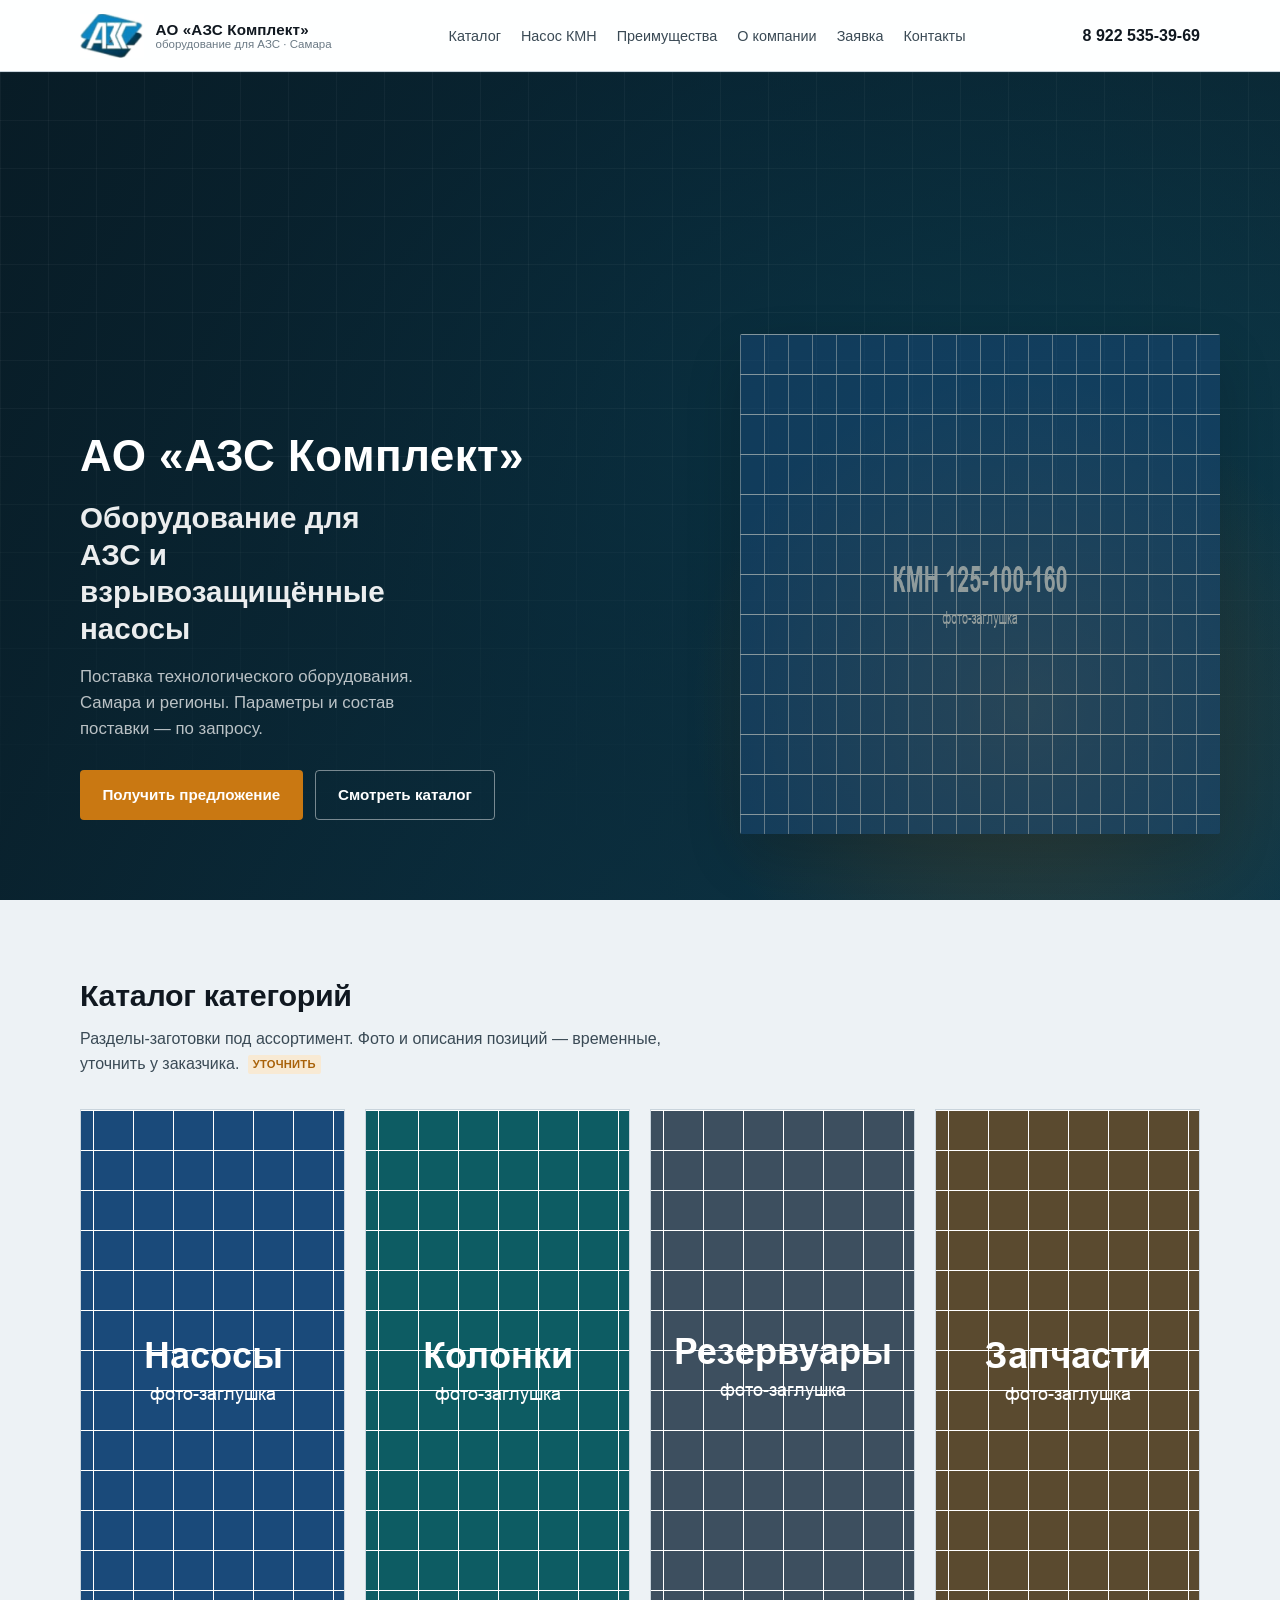
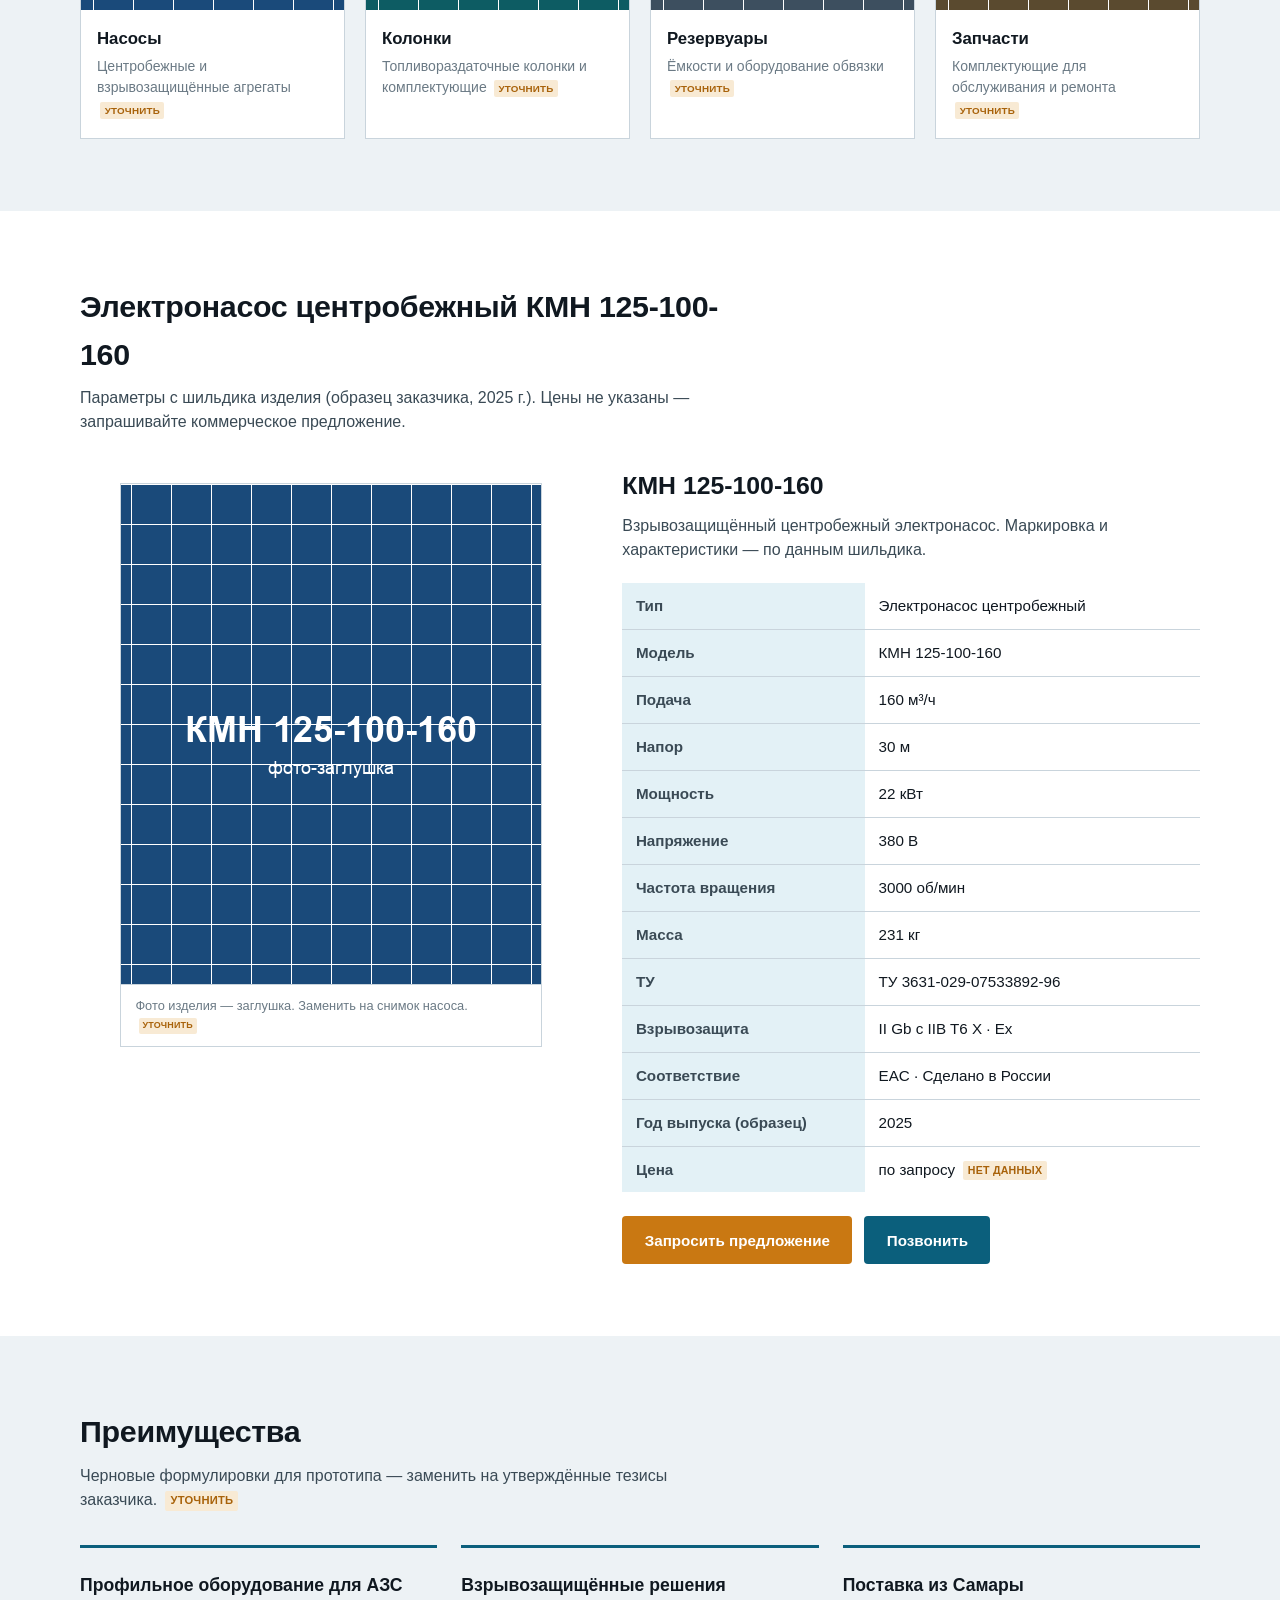
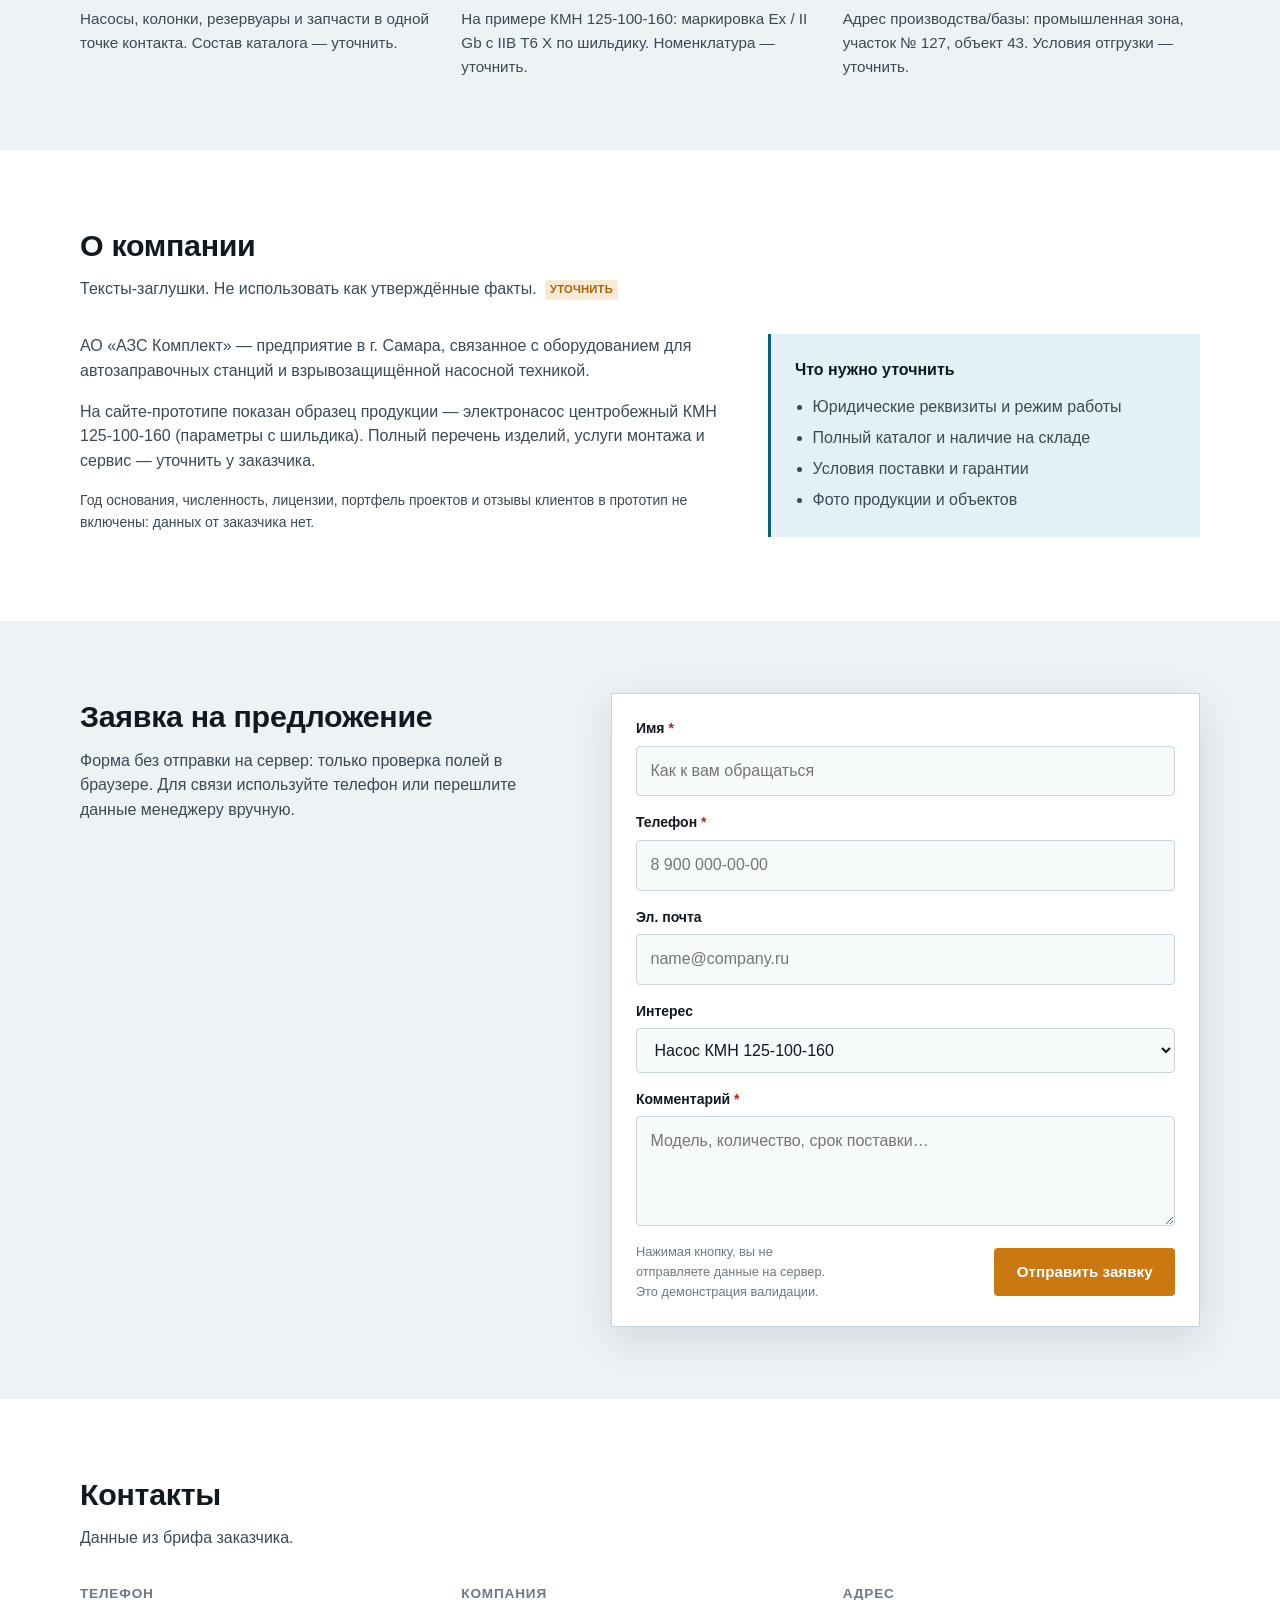
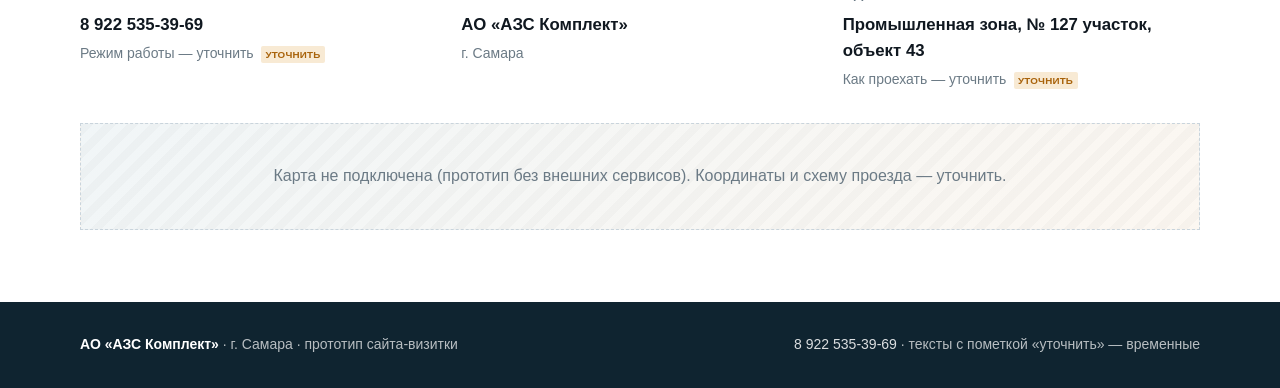
<file: cursor/index.html>
<!DOCTYPE html>
<html lang="ru">
<head>
  <meta charset="UTF-8">
  <meta name="viewport" content="width=device-width, initial-scale=1">
  <meta name="description" content="АО «АЗС Комплект» — оборудование для АЗС, взрывозащищённые насосы. Самара.">
  <title>АО «АЗС Комплект» — оборудование для АЗС | Самара</title>
  <link rel="stylesheet" href="css/styles.css">
</head>
<body>
  <header class="site-header">
    <div class="container header-inner">
      <a class="logo" href="#top" aria-label="АО АЗС Комплект — на главную">
        <img src="assets/logo.png" alt="Логотип АЗС Комплект" width="163" height="114">
        <span class="logo-text">
          <strong>АО «АЗС Комплект»</strong>
          <span>оборудование для АЗС · Самара</span>
        </span>
      </a>

      <button class="burger" type="button" aria-label="Открыть меню" aria-expanded="false" aria-controls="site-nav">
        <span></span><span></span><span></span>
      </button>

      <nav class="nav" id="site-nav" aria-label="Основное меню">
        <a href="#catalog">Каталог</a>
        <a href="#product">Насос КМН</a>
        <a href="#advantages">Преимущества</a>
        <a href="#about">О компании</a>
        <a href="#request">Заявка</a>
        <a href="#contacts">Контакты</a>
        <a class="header-phone" href="tel:+79225353969">8 922 535-39-69</a>
      </nav>

      <a class="header-phone nav-desktop-phone" href="tel:+79225353969">8 922 535-39-69</a>
    </div>
  </header>

  <main id="top">
    <section class="hero" aria-label="Главный экран">
      <div class="hero-inner">
        <p class="hero-brand">АО «АЗС Комплект»</p>
        <h1>Оборудование для АЗС и взрывозащищённые насосы</h1>
        <p class="hero-lead">Поставка технологического оборудования. Самара и регионы. Параметры и состав поставки — по запросу.</p>
        <div class="hero-actions">
          <a class="btn btn-primary" href="#request">Получить предложение</a>
          <a class="btn btn-ghost" href="#catalog">Смотреть каталог</a>
        </div>
      </div>
      <div class="hero-visual" aria-hidden="true">
        <img src="assets/pump-kmn.png" alt="" width="800" height="500">
      </div>
    </section>

    <section class="section" id="catalog">
      <div class="container">
        <div class="section-head">
          <h2>Каталог категорий</h2>
          <p>Разделы-заготовки под ассортимент. Фото и описания позиций — временные, уточнить у заказчика. <span class="temp">уточнить</span></p>
        </div>
        <div class="catalog-grid">
          <a class="cat-item" href="#product">
            <img src="assets/cat-pumps.png" alt="Заглушка: насосы" width="800" height="500">
            <h3>Насосы</h3>
            <p>Центробежные и взрывозащищённые агрегаты <span class="temp">уточнить</span></p>
          </a>
          <a class="cat-item" href="#request">
            <img src="assets/cat-dispensers.png" alt="Заглушка: колонки" width="800" height="500">
            <h3>Колонки</h3>
            <p>Топливораздаточные колонки и комплектующие <span class="temp">уточнить</span></p>
          </a>
          <a class="cat-item" href="#request">
            <img src="assets/cat-tanks.png" alt="Заглушка: резервуары" width="800" height="500">
            <h3>Резервуары</h3>
            <p>Ёмкости и оборудование обвязки <span class="temp">уточнить</span></p>
          </a>
          <a class="cat-item" href="#request">
            <img src="assets/cat-parts.png" alt="Заглушка: запчасти" width="800" height="500">
            <h3>Запчасти</h3>
            <p>Комплектующие для обслуживания и ремонта <span class="temp">уточнить</span></p>
          </a>
        </div>
      </div>
    </section>

    <section class="section section-alt" id="product">
      <div class="container">
        <div class="section-head">
          <h2>Электронасос центробежный КМН 125-100-160</h2>
          <p>Параметры с шильдика изделия (образец заказчика, 2025 г.). Цены не указаны — запрашивайте коммерческое предложение.</p>
        </div>
        <article class="product">
          <figure class="product-media">
            <img src="assets/pump-kmn.png" alt="Заглушка фото насоса КМН 125-100-160" width="800" height="500">
            <figcaption>Фото изделия — заглушка. Заменить на снимок насоса. <span class="temp">уточнить</span></figcaption>
          </figure>
          <div class="product-body">
            <h3>КМН 125-100-160</h3>
            <p class="lead">Взрывозащищённый центробежный электронасос. Маркировка и характеристики — по данным шильдика.</p>
            <table class="specs">
              <tbody>
                <tr>
                  <th scope="row">Тип</th>
                  <td>Электронасос центробежный</td>
                </tr>
                <tr>
                  <th scope="row">Модель</th>
                  <td>КМН 125-100-160</td>
                </tr>
                <tr>
                  <th scope="row">Подача</th>
                  <td>160 м³/ч</td>
                </tr>
                <tr>
                  <th scope="row">Напор</th>
                  <td>30 м</td>
                </tr>
                <tr>
                  <th scope="row">Мощность</th>
                  <td>22 кВт</td>
                </tr>
                <tr>
                  <th scope="row">Напряжение</th>
                  <td>380 В</td>
                </tr>
                <tr>
                  <th scope="row">Частота вращения</th>
                  <td>3000 об/мин</td>
                </tr>
                <tr>
                  <th scope="row">Масса</th>
                  <td>231 кг</td>
                </tr>
                <tr>
                  <th scope="row">ТУ</th>
                  <td>ТУ 3631-029-07533892-96</td>
                </tr>
                <tr>
                  <th scope="row">Взрывозащита</th>
                  <td>II Gb c IIB T6 X · Ex</td>
                </tr>
                <tr>
                  <th scope="row">Соответствие</th>
                  <td>EAC · Сделано в России</td>
                </tr>
                <tr>
                  <th scope="row">Год выпуска (образец)</th>
                  <td>2025</td>
                </tr>
                <tr>
                  <th scope="row">Цена</th>
                  <td>по запросу <span class="temp">нет данных</span></td>
                </tr>
              </tbody>
            </table>
            <div class="product-actions">
              <a class="btn btn-primary" href="#request">Запросить предложение</a>
              <a class="btn btn-dark" href="tel:+79225353969">Позвонить</a>
            </div>
          </div>
        </article>
      </div>
    </section>

    <section class="section" id="advantages">
      <div class="container">
        <div class="section-head">
          <h2>Преимущества</h2>
          <p>Черновые формулировки для прототипа — заменить на утверждённые тезисы заказчика. <span class="temp">уточнить</span></p>
        </div>
        <ul class="adv-list">
          <li>
            <h3>Профильное оборудование для АЗС</h3>
            <p>Насосы, колонки, резервуары и запчасти в одной точке контакта. Состав каталога — уточнить.</p>
          </li>
          <li>
            <h3>Взрывозащищённые решения</h3>
            <p>На примере КМН 125-100-160: маркировка Ex / II Gb c IIB T6 X по шильдику. Номенклатура — уточнить.</p>
          </li>
          <li>
            <h3>Поставка из Самары</h3>
            <p>Адрес производства/базы: промышленная зона, участок № 127, объект 43. Условия отгрузки — уточнить.</p>
          </li>
        </ul>
      </div>
    </section>

    <section class="section section-alt" id="about">
      <div class="container">
        <div class="section-head">
          <h2>О компании</h2>
          <p>Тексты-заглушки. Не использовать как утверждённые факты. <span class="temp">уточнить</span></p>
        </div>
        <div class="about-grid">
          <div>
            <p>АО «АЗС Комплект» — предприятие в г. Самара, связанное с оборудованием для автозаправочных станций и взрывозащищённой насосной техникой.</p>
            <p>На сайте-прототипе показан образец продукции — электронасос центробежный КМН 125-100-160 (параметры с шильдика). Полный перечень изделий, услуги монтажа и сервис — уточнить у заказчика.</p>
            <p class="note-temp">Год основания, численность, лицензии, портфель проектов и отзывы клиентов в прототип не включены: данных от заказчика нет.</p>
          </div>
          <aside class="about-aside">
            <h3>Что нужно уточнить</h3>
            <ul>
              <li>Юридические реквизиты и режим работы</li>
              <li>Полный каталог и наличие на складе</li>
              <li>Условия поставки и гарантии</li>
              <li>Фото продукции и объектов</li>
            </ul>
          </aside>
        </div>
      </div>
    </section>

    <section class="section" id="request">
      <div class="container">
        <div class="form-wrap">
          <div class="section-head" style="margin-bottom: 0;">
            <h2>Заявка на предложение</h2>
            <p>Форма без отправки на сервер: только проверка полей в браузере. Для связи используйте телефон или перешлите данные менеджеру вручную.</p>
          </div>
          <form class="form" id="lead-form" novalidate>
            <div class="field" data-field="name">
              <label for="name">Имя <span class="req" aria-hidden="true">*</span></label>
              <input id="name" name="name" type="text" autocomplete="name" required minlength="2" maxlength="80" placeholder="Как к вам обращаться">
              <span class="field-error" role="alert">Укажите имя (не короче 2 символов).</span>
            </div>
            <div class="field" data-field="phone">
              <label for="phone">Телефон <span class="req" aria-hidden="true">*</span></label>
              <input id="phone" name="phone" type="tel" autocomplete="tel" required inputmode="tel" placeholder="8 900 000-00-00">
              <span class="field-error" role="alert">Введите телефон: не меньше 10 цифр.</span>
            </div>
            <div class="field" data-field="email">
              <label for="email">Эл. почта</label>
              <input id="email" name="email" type="email" autocomplete="email" placeholder="name@company.ru">
              <span class="field-error" role="alert">Проверьте формат адреса почты.</span>
            </div>
            <div class="field" data-field="interest">
              <label for="interest">Интерес</label>
              <select id="interest" name="interest">
                <option value="pump">Насос КМН 125-100-160</option>
                <option value="pumps">Насосы</option>
                <option value="dispensers">Колонки</option>
                <option value="tanks">Резервуары</option>
                <option value="parts">Запчасти</option>
                <option value="other">Другое</option>
              </select>
            </div>
            <div class="field" data-field="message">
              <label for="message">Комментарий <span class="req" aria-hidden="true">*</span></label>
              <textarea id="message" name="message" required minlength="10" maxlength="2000" placeholder="Модель, количество, срок поставки…"></textarea>
              <span class="field-error" role="alert">Опишите запрос (не короче 10 символов).</span>
            </div>
            <div class="form-success" id="form-success" role="status" aria-live="polite">
              Данные прошли проверку. Отправка на сервер в прототипе отключена — свяжитесь по телефону 8 922 535-39-69 или передайте заявку менеджеру.
            </div>
            <div class="form-footer">
              <p class="form-hint">Нажимая кнопку, вы не отправляете данные на сервер. Это демонстрация валидации.</p>
              <button class="btn btn-primary" type="submit">Отправить заявку</button>
            </div>
          </form>
        </div>
      </div>
    </section>

    <section class="section section-alt" id="contacts">
      <div class="container">
        <div class="section-head">
          <h2>Контакты</h2>
          <p>Данные из брифа заказчика.</p>
        </div>
        <div class="contacts-grid">
          <div class="contact-block">
            <h3>Телефон</h3>
            <a href="tel:+79225353969">8 922 535-39-69</a>
            <p class="sub">Режим работы — уточнить <span class="temp">уточнить</span></p>
          </div>
          <div class="contact-block">
            <h3>Компания</h3>
            <p>АО «АЗС Комплект»</p>
            <p class="sub">г. Самара</p>
          </div>
          <div class="contact-block">
            <h3>Адрес</h3>
            <p>Промышленная зона, № 127 участок, объект 43</p>
            <p class="sub">Как проехать — уточнить <span class="temp">уточнить</span></p>
          </div>
        </div>
        <div class="map-stub" role="img" aria-label="Карта не подключена">
          Карта не подключена (прототип без внешних сервисов). Координаты и схему проезда — уточнить.
        </div>
      </div>
    </section>
  </main>

  <footer class="site-footer">
    <div class="container footer-inner">
      <div>
        <strong>АО «АЗС Комплект»</strong>
        <span> · г. Самара · прототип сайта-визитки</span>
      </div>
      <div>
        <a href="tel:+79225353969">8 922 535-39-69</a>
        <span> · тексты с пометкой «уточнить» — временные</span>
      </div>
    </div>
  </footer>

  <script src="js/main.js"></script>
</body>
</html>
</file>
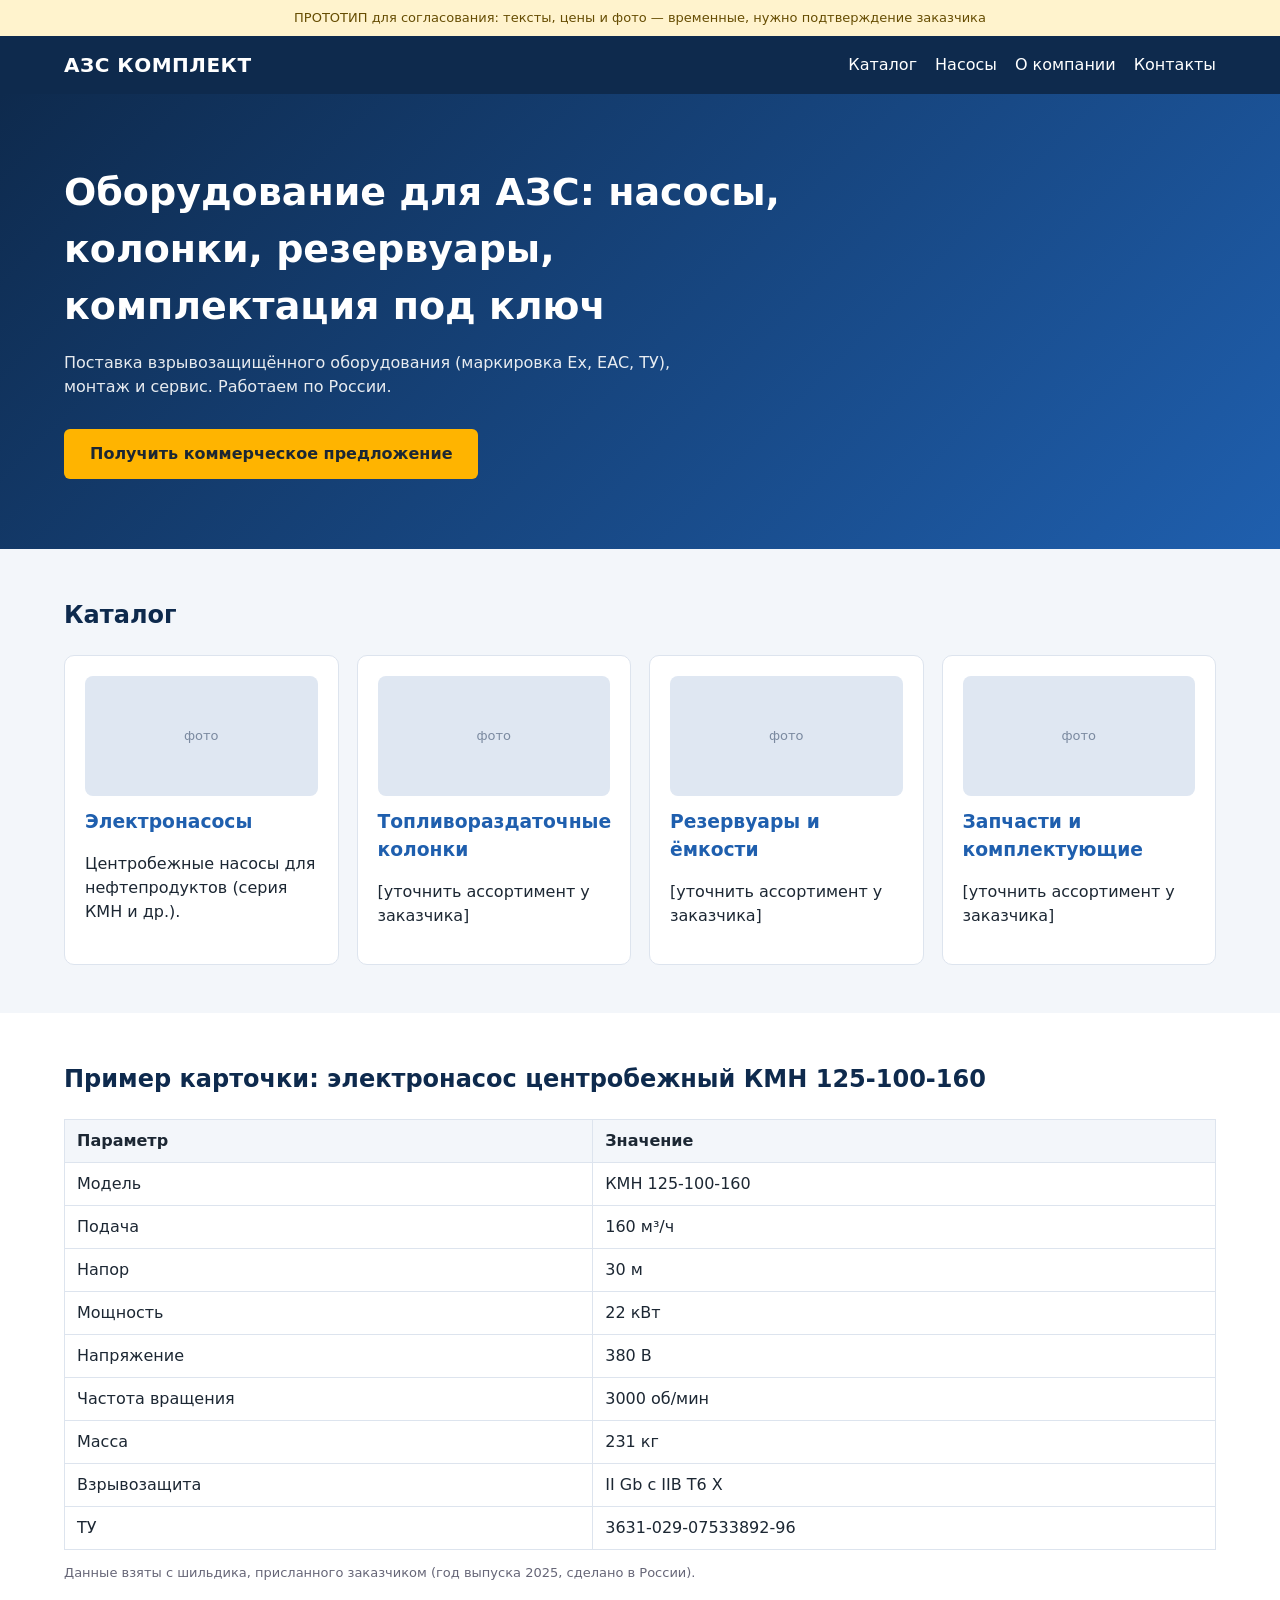
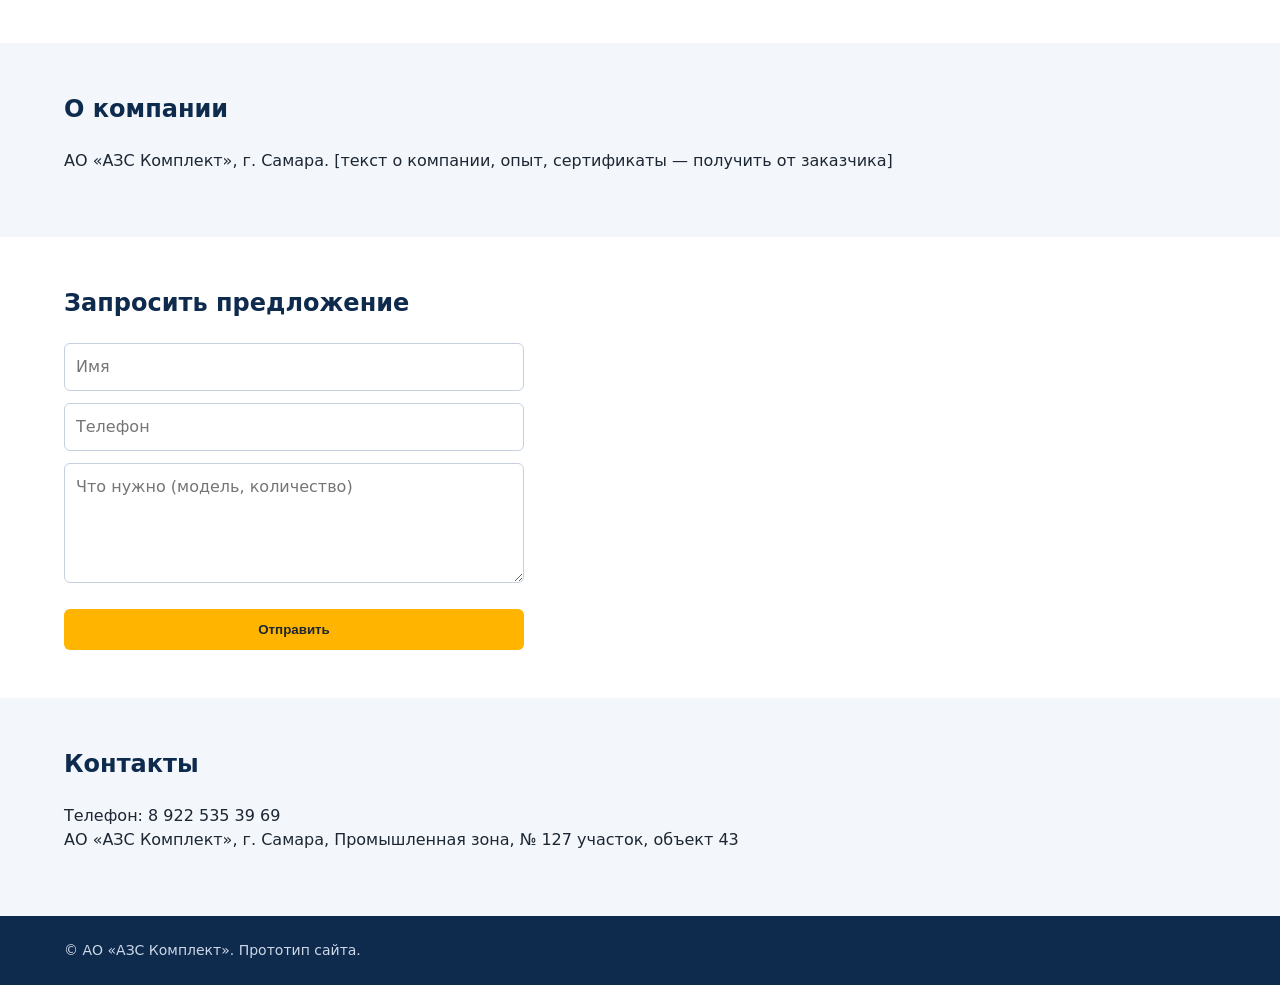
<file: grok-v1/index.html>
<!doctype html><html lang="ru"><head><meta charset="utf-8"><meta name="viewport" content="width=device-width,initial-scale=1">
<title>АЗС Комплект — оборудование для АЗС (ПРОТОТИП)</title>
<style>
:root{--b:#1f5fae;--d:#0e2a4d;--g:#f3f6fa}
*{box-sizing:border-box}body{margin:0;font:16px/1.5 system-ui,sans-serif;color:#1c2733}
header{background:var(--d);color:#fff;padding:14px 5%;display:flex;justify-content:space-between;align-items:center;flex-wrap:wrap;gap:8px}
header b{font-size:20px;letter-spacing:.5px}header a{color:#fff;text-decoration:none;margin-left:18px}
.hero{background:linear-gradient(135deg,var(--d),var(--b));color:#fff;padding:70px 5%}
.hero h1{font-size:38px;margin:0 0 12px;max-width:760px}.hero p{max-width:640px;opacity:.9}
.btn{display:inline-block;background:#ffb400;color:#1c2733;padding:13px 26px;border-radius:6px;font-weight:700;text-decoration:none;margin-top:14px}
section{padding:48px 5%}section:nth-child(even){background:var(--g)}h2{margin:0 0 22px;color:var(--d)}
.grid{display:grid;grid-template-columns:repeat(auto-fit,minmax(230px,1fr));gap:18px}
.card{background:#fff;border:1px solid #dde4ee;border-radius:10px;padding:20px}.card h3{margin:0 0 8px;color:var(--b)}
.ph{height:120px;border-radius:8px;background:#dfe7f2;display:flex;align-items:center;justify-content:center;color:#7b8aa0;font-size:13px;margin-bottom:12px}
table{border-collapse:collapse;width:100%;background:#fff}td,th{border:1px solid #dde4ee;padding:9px 12px;text-align:left}th{background:var(--g)}
form{display:grid;gap:12px;max-width:460px}input,textarea{padding:11px;border:1px solid #c6d0de;border-radius:6px;font:inherit}
footer{background:var(--d);color:#cdd8e8;padding:24px 5%;font-size:14px}
.note{background:#fff3cd;color:#664d03;padding:8px 5%;font-size:13px;text-align:center}
</style></head><body>
<div class="note">ПРОТОТИП для согласования: тексты, цены и фото — временные, нужно подтверждение заказчика</div>
<header><b>АЗС КОМПЛЕКТ</b><nav><a href="#cat">Каталог</a><a href="#pump">Насосы</a><a href="#about">О компании</a><a href="#contacts">Контакты</a></nav></header>
<div class="hero"><h1>Оборудование для АЗС: насосы, колонки, резервуары, комплектация под ключ</h1>
<p>Поставка взрывозащищённого оборудования (маркировка Ex, EAC, ТУ), монтаж и сервис. Работаем по России.</p><a class="btn" href="#req">Получить коммерческое предложение</a></div>
<section id="cat"><h2>Каталог</h2><div class="grid">
<div class="card"><div class="ph">фото</div><h3>Электронасосы</h3><p>Центробежные насосы для нефтепродуктов (серия КМН и др.).</p></div>
<div class="card"><div class="ph">фото</div><h3>Топливораздаточные колонки</h3><p>[уточнить ассортимент у заказчика]</p></div>
<div class="card"><div class="ph">фото</div><h3>Резервуары и ёмкости</h3><p>[уточнить ассортимент у заказчика]</p></div>
<div class="card"><div class="ph">фото</div><h3>Запчасти и комплектующие</h3><p>[уточнить ассортимент у заказчика]</p></div></div></section>
<section id="pump"><h2>Пример карточки: электронасос центробежный КМН 125-100-160</h2>
<table><tr><th>Параметр</th><th>Значение</th></tr>
<tr><td>Модель</td><td>КМН 125-100-160</td></tr><tr><td>Подача</td><td>160 м³/ч</td></tr><tr><td>Напор</td><td>30 м</td></tr>
<tr><td>Мощность</td><td>22 кВт</td></tr><tr><td>Напряжение</td><td>380 В</td></tr><tr><td>Частота вращения</td><td>3000 об/мин</td></tr>
<tr><td>Масса</td><td>231 кг</td></tr><tr><td>Взрывозащита</td><td>II Gb c IIB T6 X</td></tr><tr><td>ТУ</td><td>3631-029-07533892-96</td></tr></table>
<p style="font-size:13px;color:#667">Данные взяты с шильдика, присланного заказчиком (год выпуска 2025, сделано в России).</p></section>
<section id="about"><h2>О компании</h2><p>АО «АЗС Комплект», г. Самара. [текст о компании, опыт, сертификаты — получить от заказчика]</p></section>
<section id="req"><h2>Запросить предложение</h2><form onsubmit="alert('Прототип: форма пока не отправляет данные');return false">
<input placeholder="Имя" required><input placeholder="Телефон" required><textarea rows="4" placeholder="Что нужно (модель, количество)"></textarea><button class="btn" style="border:0;cursor:pointer">Отправить</button></form></section>
<section id="contacts"><h2>Контакты</h2><p>Телефон: 8 922 535 39 69<br>АО «АЗС Комплект», г. Самара, Промышленная зона, № 127 участок, объект 43</p></section>
<footer>© АО «АЗС Комплект». Прототип сайта.</footer></body></html>
</file>
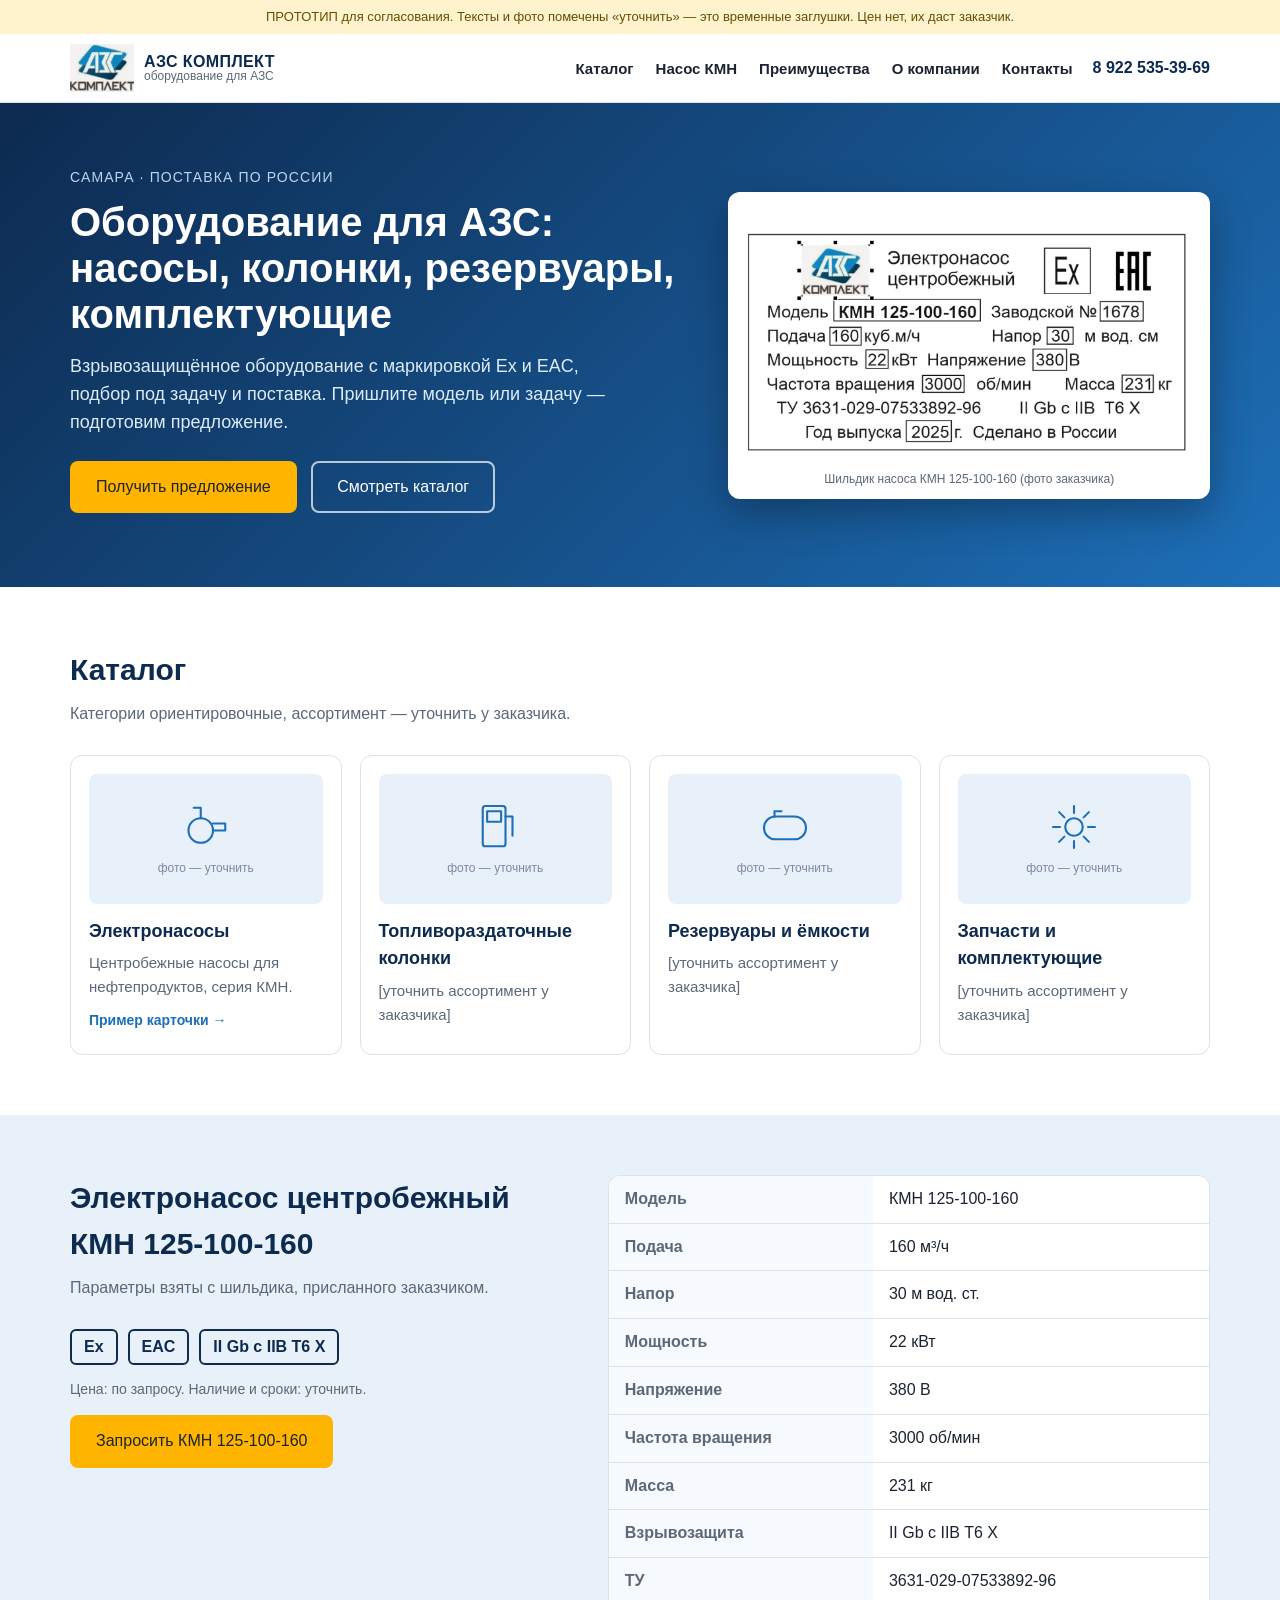
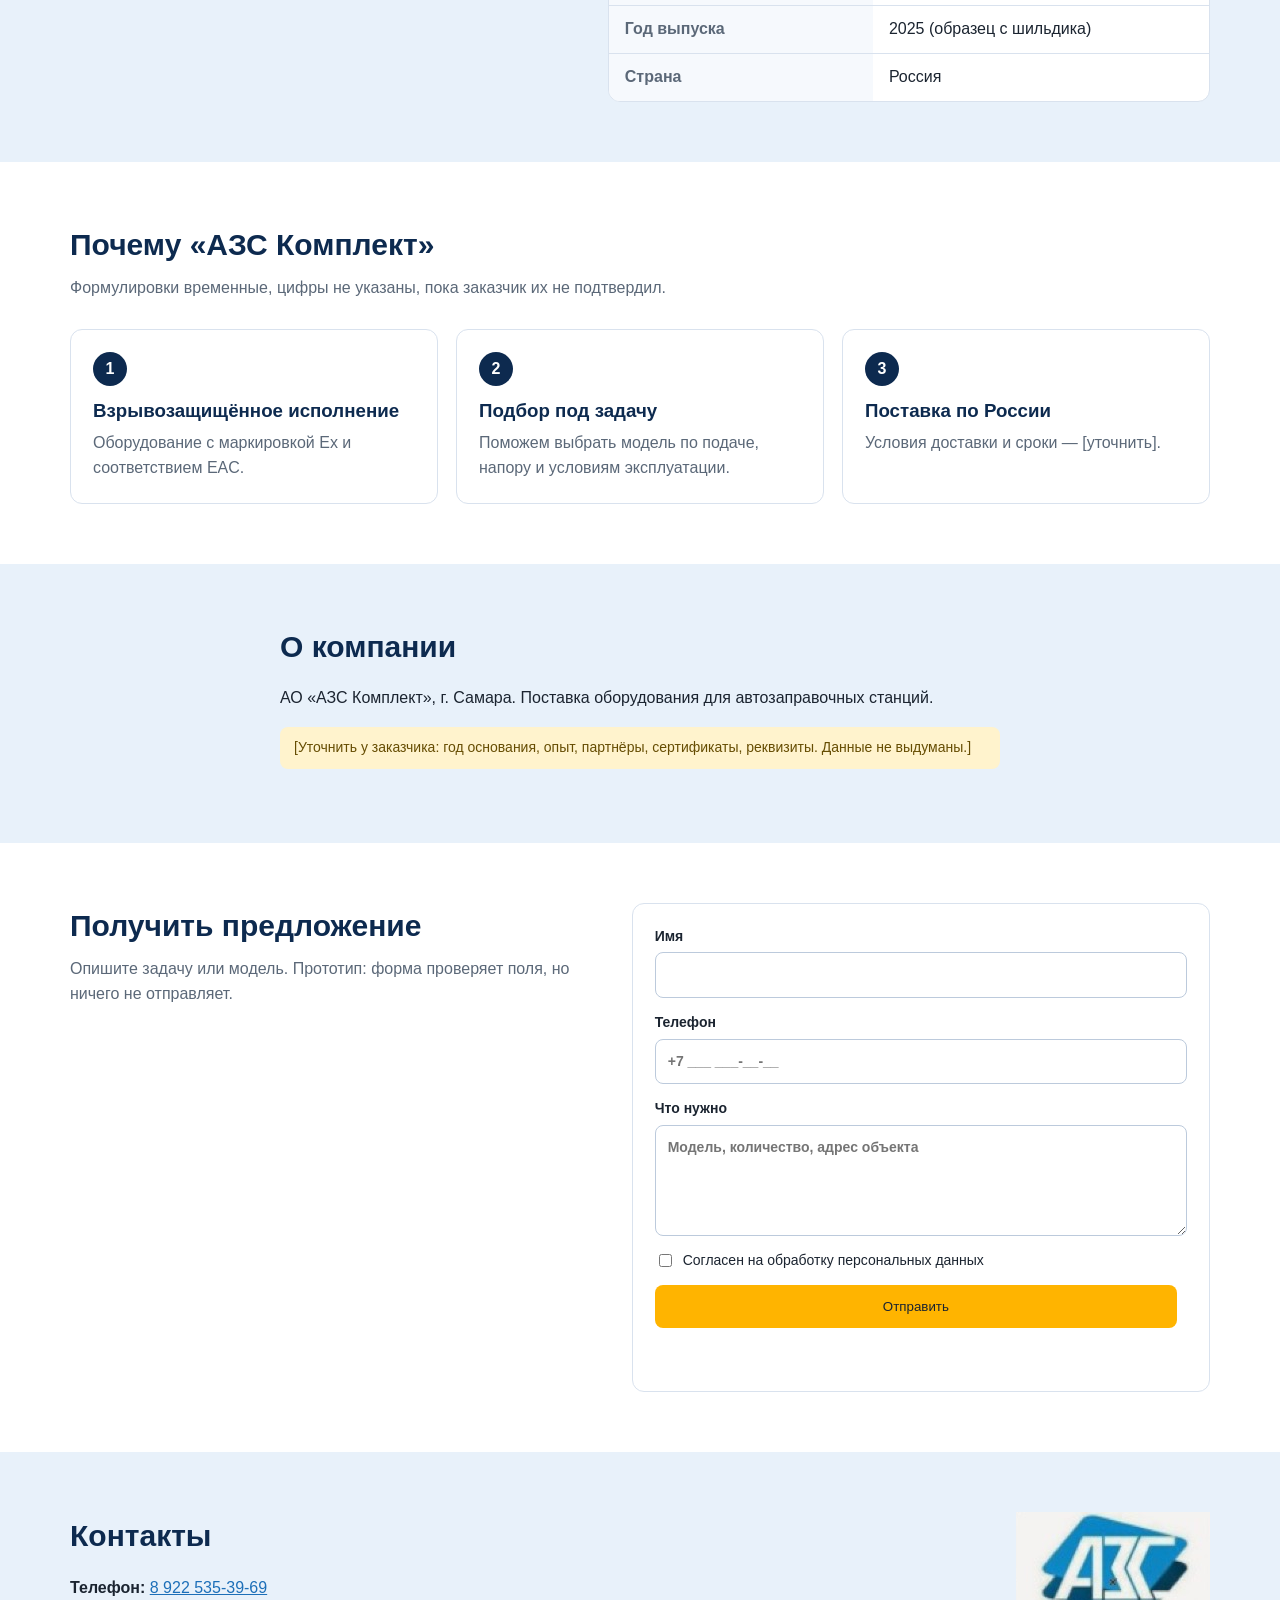
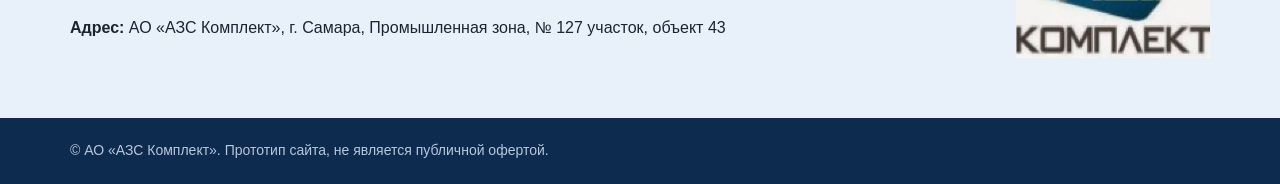
<file: grok/index.html>
<!doctype html>
<html lang="ru">
<head>
<meta charset="utf-8">
<meta name="viewport" content="width=device-width,initial-scale=1">
<title>АЗС Комплект — оборудование для АЗС, насосы КМН, Самара (прототип)</title>
<meta name="description" content="АО «АЗС Комплект», Самара: взрывозащищённые насосы, топливораздаточные колонки, резервуары и комплектующие для АЗС. Прототип сайта.">
<link rel="stylesheet" href="css/style.css">
</head>
<body>
<div class="proto">ПРОТОТИП для согласования. Тексты и фото помечены «уточнить» — это временные заглушки. Цен нет, их даст заказчик.</div>
<header class="top">
  <div class="wrap top-in">
    <a class="brand" href="#"><img src="assets/logo.png" alt="АЗС Комплект" width="64" height="48"><span>АЗС КОМПЛЕКТ<small>оборудование для АЗС</small></span></a>
    <button class="burger" aria-label="Меню" aria-expanded="false" id="burger"><i></i><i></i><i></i></button>
    <nav id="nav">
      <a href="#catalog">Каталог</a><a href="#pump">Насос КМН</a><a href="#why">Преимущества</a><a href="#about">О компании</a><a href="#contacts">Контакты</a>
    </nav>
    <a class="tel" href="tel:+79225353969">8 922 535-39-69</a>
  </div>
</header>

<section class="hero">
  <div class="wrap hero-in">
    <div>
      <p class="tag">Самара · поставка по России</p>
      <h1>Оборудование для АЗС: насосы, колонки, резервуары, комплектующие</h1>
      <p class="lead">Взрывозащищённое оборудование с маркировкой Ex и EAC, подбор под задачу и поставка. Пришлите модель или задачу — подготовим предложение.</p>
      <a class="btn" href="#request">Получить предложение</a>
      <a class="btn ghost" href="#catalog">Смотреть каталог</a>
    </div>
    <figure class="plate">
      <img src="assets/nameplate.jpg" alt="Шильдик электронасоса КМН 125-100-160" width="1400" height="795">
      <figcaption>Шильдик насоса КМН 125-100-160 (фото заказчика)</figcaption>
    </figure>
  </div>
</section>

<section id="catalog" class="sec">
  <div class="wrap">
    <h2>Каталог</h2>
    <p class="sub">Категории ориентировочные, ассортимент — уточнить у заказчика.</p>
    <div class="grid">
      <article class="card"><div class="ph" aria-hidden="true"><svg viewBox="0 0 64 64"><circle cx="26" cy="36" r="14"/><path d="M40 36h14v-8H40M26 22V10h-8"/></svg><em>фото — уточнить</em></div><h3>Электронасосы</h3><p>Центробежные насосы для нефтепродуктов, серия КМН.</p><a href="#pump">Пример карточки →</a></article>
      <article class="card"><div class="ph" aria-hidden="true"><svg viewBox="0 0 64 64"><rect x="18" y="8" width="26" height="46" rx="3"/><rect x="23" y="14" width="16" height="12"/><path d="M44 20h8v22"/></svg><em>фото — уточнить</em></div><h3>Топливораздаточные колонки</h3><p>[уточнить ассортимент у заказчика]</p></article>
      <article class="card"><div class="ph" aria-hidden="true"><svg viewBox="0 0 64 64"><rect x="8" y="20" width="48" height="26" rx="13"/><path d="M20 20v-6h8"/></svg><em>фото — уточнить</em></div><h3>Резервуары и ёмкости</h3><p>[уточнить ассортимент у заказчика]</p></article>
      <article class="card"><div class="ph" aria-hidden="true"><svg viewBox="0 0 64 64"><circle cx="32" cy="32" r="10"/><path d="M32 8v8M32 48v8M8 32h8M48 32h8M15 15l6 6M43 43l6 6M49 15l-6 6M21 43l-6 6"/></svg><em>фото — уточнить</em></div><h3>Запчасти и комплектующие</h3><p>[уточнить ассортимент у заказчика]</p></article>
    </div>
  </div>
</section>

<section id="pump" class="sec alt">
  <div class="wrap pump">
    <div>
      <h2>Электронасос центробежный КМН 125-100-160</h2>
      <p class="sub">Параметры взяты с шильдика, присланного заказчиком.</p>
      <ul class="marks"><li>Ex</li><li>EAC</li><li>II Gb c IIB T6 X</li></ul>
      <p class="note">Цена: по запросу. Наличие и сроки: уточнить.</p>
      <a class="btn" href="#request" data-model="КМН 125-100-160">Запросить КМН 125-100-160</a>
    </div>
    <div class="tbl-wrap">
      <table>
        <caption class="sr">Технические характеристики КМН 125-100-160</caption>
        <tr><th scope="row">Модель</th><td>КМН 125-100-160</td></tr>
        <tr><th scope="row">Подача</th><td>160 м³/ч</td></tr>
        <tr><th scope="row">Напор</th><td>30 м вод. ст.</td></tr>
        <tr><th scope="row">Мощность</th><td>22 кВт</td></tr>
        <tr><th scope="row">Напряжение</th><td>380 В</td></tr>
        <tr><th scope="row">Частота вращения</th><td>3000 об/мин</td></tr>
        <tr><th scope="row">Масса</th><td>231 кг</td></tr>
        <tr><th scope="row">Взрывозащита</th><td>II Gb c IIB T6 X</td></tr>
        <tr><th scope="row">ТУ</th><td>3631-029-07533892-96</td></tr>
        <tr><th scope="row">Год выпуска</th><td>2025 (образец с шильдика)</td></tr>
        <tr><th scope="row">Страна</th><td>Россия</td></tr>
      </table>
    </div>
  </div>
</section>

<section id="why" class="sec">
  <div class="wrap">
    <h2>Почему «АЗС Комплект»</h2>
    <p class="sub">Формулировки временные, цифры не указаны, пока заказчик их не подтвердил.</p>
    <div class="grid three">
      <div class="why"><b>1</b><h3>Взрывозащищённое исполнение</h3><p>Оборудование с маркировкой Ex и соответствием EAC.</p></div>
      <div class="why"><b>2</b><h3>Подбор под задачу</h3><p>Поможем выбрать модель по подаче, напору и условиям эксплуатации.</p></div>
      <div class="why"><b>3</b><h3>Поставка по России</h3><p>Условия доставки и сроки — [уточнить].</p></div>
    </div>
  </div>
</section>

<section id="about" class="sec alt">
  <div class="wrap narrow">
    <h2>О компании</h2>
    <p>АО «АЗС Комплект», г. Самара. Поставка оборудования для автозаправочных станций.</p>
    <p class="placeholder">[Уточнить у заказчика: год основания, опыт, партнёры, сертификаты, реквизиты. Данные не выдуманы.]</p>
  </div>
</section>

<section id="request" class="sec">
  <div class="wrap req">
    <div>
      <h2>Получить предложение</h2>
      <p class="sub">Опишите задачу или модель. Прототип: форма проверяет поля, но ничего не отправляет.</p>
    </div>
    <form id="form" novalidate>
      <label>Имя<input name="name" autocomplete="name" required></label>
      <label>Телефон<input name="phone" type="tel" autocomplete="tel" placeholder="+7 ___ ___-__-__" required></label>
      <label>Что нужно<textarea name="msg" rows="4" placeholder="Модель, количество, адрес объекта"></textarea></label>
      <label class="chk"><input type="checkbox" name="agree" required> Согласен на обработку персональных данных</label>
      <button class="btn" type="submit">Отправить</button>
      <p class="status" id="status" role="status"></p>
    </form>
  </div>
</section>

<section id="contacts" class="sec alt">
  <div class="wrap contacts">
    <div>
      <h2>Контакты</h2>
      <p><b>Телефон:</b> <a href="tel:+79225353969">8 922 535-39-69</a></p>
      <p><b>Адрес:</b> АО «АЗС Комплект», г. Самара, Промышленная зона, № 127 участок, объект 43</p>
    </div>
    <img class="logo-big" src="assets/logo.png" alt="" width="194" height="146">
  </div>
</section>

<footer><div class="wrap">© АО «АЗС Комплект». Прототип сайта, не является публичной офертой.</div></footer>
<script src="js/main.js"></script>
</body>
</html>
</file>
<file: codex-v1/css/styles.css>
:root{--paper:#fafbf7;--surface:#f0f3ec;--ink:#183b32;--muted:#5f6b59;--line:#dce2d8;--green:#315f45;--lime:#d4e4a9;--radius:4px;--font:Arial,Helvetica,sans-serif}
*{box-sizing:border-box}html{scroll-behavior:smooth;scroll-padding-top:30px}body{margin:0;background:var(--paper);color:var(--ink);font-family:var(--font);font-size:15px;line-height:1.55;-webkit-font-smoothing:antialiased}button,input,select,textarea{font:inherit}button,a,input,textarea,select{-webkit-tap-highlight-color:transparent}button,a{touch-action:manipulation}a{color:inherit;text-decoration:none}button{cursor:pointer}img{display:block;max-width:100%;height:auto}h1,h2,h3,p{margin:0}h1,h2,h3{font-weight:500;line-height:1.08}button:focus-visible,a:focus-visible{outline:3px solid #6f9163;outline-offset:5px}input:focus-visible,textarea:focus-visible,select:focus-visible{outline:2px solid var(--green);outline-offset:2px}[hidden]{display:none!important}.container{width:min(1296px,calc(100% - 112px));margin-inline:auto}.muted{color:var(--muted)}.visually-hidden{position:absolute;width:1px;height:1px;padding:0;margin:-1px;overflow:hidden;clip:rect(0,0,0,0);white-space:nowrap;border:0}.skip-link{position:fixed;top:-100px;left:20px;padding:12px 20px;background:var(--ink);color:white;z-index:50}.skip-link:focus{top:12px}.prototype-bar{background:#e9eee1;font-size:11px;color:#53644c;letter-spacing:.02em}.prototype-bar .container{display:flex;align-items:center;justify-content:space-between;min-height:30px;gap:15px}.prototype-label{display:flex;align-items:center;gap:7px}.status-dot{width:6px;height:6px;display:inline-block;background:#6c8b50;border-radius:50%;flex:none}.site-header{border-bottom:1px solid var(--line)}.header-inner{min-height:103px;display:flex;align-items:center;gap:38px}.brand{display:flex;align-items:center;gap:20px;flex-shrink:0}.brand img{width:92px;height:68px;object-fit:contain}.brand>span{font-size:11px;line-height:1.45;color:var(--muted);padding-left:20px;border-left:1px solid var(--line)}.site-nav{display:flex;gap:28px;align-items:center;margin-left:auto;font-size:13px}.site-nav a{padding:15px 0;position:relative}.site-nav a::after{content:"";position:absolute;bottom:8px;left:0;width:0;height:1px;background:var(--green);transition:width .2s}.site-nav a:hover::after{width:100%}.header-phone{font-weight:600;font-size:17px;white-space:nowrap;margin-left:16px}.header-phone>span:first-child{display:block;font-size:10px;font-weight:400;color:var(--muted);margin-bottom:3px}.phone-arrow{display:inline-block;margin-left:8px;font-size:20px;font-weight:400}.menu-toggle{display:none}.eyebrow{font-size:10px;letter-spacing:.13em;line-height:1.5;font-weight:600}.hero{padding:48px 0 0;overflow:hidden}.hero-grid{display:grid;grid-template-columns:1fr 1.05fr;gap:0 35px}.hero-copy{padding:12px 0 36px;position:relative;z-index:1}.hero-copy>.eyebrow{display:flex;align-items:center;gap:9px;letter-spacing:.09em;margin-bottom:27px}h1{font-size:clamp(52px,4.65vw,70px);letter-spacing:-.055em;line-height:1.02}h1 em{font-style:normal;color:#708a51}.hero-description{font-size:16px;line-height:1.65;color:#6c776c;margin-top:24px}.hero-actions{display:flex;align-items:center;gap:28px;margin-top:30px}.button{min-height:52px;padding:15px 22px;display:inline-flex;align-items:center;justify-content:space-between;gap:30px;line-height:1.35;font-size:12px;font-weight:500;border:1px solid transparent;border-radius:var(--radius);transition:background .2s,transform .2s}.button-primary{background:var(--ink);color:#fff}.button-primary:hover{background:#2e5945;transform:translateY(-2px)}.button>span{font-size:20px;line-height:1}.text-link{display:inline-flex;align-items:center;gap:24px;font-size:12px;border-bottom:1px solid #aab6a1;padding:7px 0}.text-link>span{font-size:17px}.text-link:hover{color:#6c8849}.temporary-note{color:#5f6b59;font-size:10px;line-height:1.5}.hero-copy>.temporary-note{margin-top:17px}.hero-visual{position:relative;background-color:#edf1e7;background-image:linear-gradient(#dfe6d880 1px,transparent 1px),linear-gradient(90deg,#dfe6d880 1px,transparent 1px);background-size:39px 39px;min-height:520px;margin:0 0 33px;border:1px solid #e0e6d9;overflow:hidden;border-radius:3px}.drawing-topline{position:absolute;inset:20px 22px auto;display:flex;justify-content:space-between;gap:10px;color:#5f6b59;font-size:9px;letter-spacing:.12em;z-index:2}.technical-cross{position:absolute;color:#8e9d7f;font-size:20px;font-weight:400;z-index:2}.cross-one{left:19px;top:50px}.cross-two{right:18px;bottom:74px}.drawing-circle{position:absolute;inset:70px 50px 75px;border:1px solid #cbd8bd;border-radius:50%}.drawing-circle::before{content:"";position:absolute;inset:19px;border:1px dashed #d0dac5;border-radius:50%}.drawing-guide{position:absolute;width:70%;height:1px;background:#bfccb1;left:15%}.guide-top{top:92px}.guide-bottom{bottom:112px}.drawing-guide::before,.drawing-guide::after{content:"";position:absolute;width:1px;height:8px;top:-4px;background:#bfccb1}.drawing-guide::before{left:0}.drawing-guide::after{right:0}.hero-pump{position:absolute;z-index:1;width:112%;max-width:none;left:-6%;top:60px;height:390px;object-fit:contain;filter:drop-shadow(0 20px 15px #213b2621)}.drawing-callout{position:absolute;left:24px;bottom:73px;display:flex;align-items:center;gap:12px;z-index:2}.drawing-callout>span{width:35px;height:1px;background:#708563}.drawing-callout>span::before{content:"";display:block;width:5px;height:5px;margin-top:-2px;border:1px solid #708563;border-radius:50%}.drawing-callout p{font-size:12px;font-weight:600;line-height:1.4}.drawing-callout small{font-weight:400;font-size:9px;display:block;color:#5f6b59;margin-top:4px}.visual-bottom{position:absolute;bottom:18px;left:23px;right:19px;display:flex;justify-content:space-between;align-items:center;font-size:9px;letter-spacing:.1em;color:#5f6b59}.visual-bottom a{display:grid;place-items:center;width:34px;height:34px;border-radius:50%;background:var(--ink);color:white;font-size:21px}.hero-specs{grid-column:1/-1;display:grid;grid-template-columns:1.25fr 1fr 1fr 1fr 1fr;align-items:center;padding:27px 0 30px;border-top:1px solid var(--line);border-bottom:1px solid var(--line);gap:26px}.tiny-label{font-size:9px;letter-spacing:.12em;font-weight:500}.spec-caption .tiny-label{color:var(--muted)}.spec-caption p{font-size:12px;margin-top:7px}.spec-caption p>span{display:block;font-size:10px;color:var(--muted);margin-top:1px}.hero-spec{border-left:1px solid var(--line);padding-left:36px}.hero-spec strong{display:block;font-size:35px;font-weight:400;letter-spacing:-.04em;line-height:1.1}.hero-spec strong>span{font-size:15px;letter-spacing:0}.hero-spec>span{font-size:11px;color:var(--muted);display:block;margin-top:8px}.spec-more{font-size:11px;display:flex;justify-content:flex-end;gap:25px;align-items:center}.spec-more>span{font-size:20px}.section{padding:84px 0}.section-heading{display:flex;justify-content:space-between;gap:32px;align-items:flex-end;margin-bottom:35px}.section-number{color:#5f6b59;margin-bottom:17px}.section h2{font-size:43px;letter-spacing:-.045em;line-height:1.1}.section-intro{font-size:12px;line-height:1.8;color:#63715e;min-width:263px;padding-bottom:3px}.category-grid{display:grid;grid-template-columns:repeat(4,1fr);gap:14px}.category-card{display:block;min-width:0;border:1px solid var(--line);background:#f4f6f0;padding:19px 20px 0;position:relative;border-radius:3px;transition:border-color .25s,background .25s,transform .25s}.category-card:hover{border-color:#8f9f7d;background:#eef2e6;transform:translateY(-4px)}.category-top{display:flex;justify-content:space-between;align-items:center;font-size:10px;color:#5f6b59}.round-arrow{display:grid;place-items:center;width:28px;height:28px;border:1px solid #d5decb;border-radius:50%;font-size:17px;color:var(--ink)}.category-art{height:158px;display:grid;place-items:center;position:relative;margin:9px -10px 3px}.category-art img{width:100%;height:100%;object-fit:contain;transition:transform .3s}.category-card:hover img{transform:translateY(-3px)}.image-caption{font-size:9px;color:#5f6b59}.category-card h3{font-size:23px;letter-spacing:-.03em;margin-top:13px}.category-card p{font-size:11px;line-height:1.7;color:#5f6b59;margin:11px 0 21px;min-height:37px}.category-bottom{display:flex;align-items:center;justify-content:space-between;border-top:1px solid var(--line);font-size:9px;gap:6px;padding:15px 0}.category-bottom>span{font-size:17px}.product-section{background:#eff2ea;padding-top:75px}.product-card{display:grid;grid-template-columns:1fr 1.13fr;background:var(--paper);border:1px solid #dae1d2;border-radius:4px;overflow:hidden}.product-visual{display:flex;flex-direction:column;position:relative;min-width:0;padding:29px 28px;background:#e5ebdf;overflow:hidden;background-image:radial-gradient(#bac8af 1px,transparent 1px);background-size:16px 16px}.product-badges{display:flex;justify-content:space-between;gap:15px;align-items:center}.pill{display:inline-block;border:1px solid #c4cfb9;padding:6px 11px;border-radius:25px;font-size:9px;background:#eef2e8}.product-badges .tiny-label{font-size:9px;color:#5f6b59}.product-pump{width:125%;max-width:none;margin:35px -12.5% 0;object-fit:contain;filter:drop-shadow(0 20px 12px #183b3221)}.product-image-note{font-size:10px;line-height:1.7;color:#5f6b59;position:relative;margin-top:auto;padding:15px 0 26px}.plate-card{display:flex;align-items:center;background:#f6f8f0;gap:12px;padding:17px 16px;border:1px solid #d7e0cc;border-radius:3px}.plate-icon{font-size:20px;color:#5e7650}.plate-card strong{display:block;font-size:10px;font-weight:500}.plate-card div>span{display:block;font-size:9px;color:#5f6b59;margin-top:3px}.icon-button{background:transparent;border:0;margin-left:auto;padding:8px;font-size:22px;color:var(--ink);min-width:40px;min-height:40px}.product-info{padding:31px 35px 28px;min-width:0}.product-info .eyebrow{font-size:9px;color:#5f6b59}.product-info h3{font-size:33px;letter-spacing:-.035em;margin-top:12px}.product-subtitle{font-size:11px;color:#5f6b59;margin-top:11px;margin-bottom:20px}.spec-table{border-collapse:collapse;width:100%;font-size:11px;line-height:1.4}.spec-table th,.spec-table td{padding:9px 0;border-bottom:1px solid #e5e9de;text-align:left;vertical-align:top}.spec-table th{font-weight:400;color:#5f6b59;width:52%;padding-right:14px}.spec-table td{font-weight:500;overflow-wrap:anywhere}.product-document-note{font-size:9px;color:#5f6b59;line-height:1.6;margin-top:15px}.product-order{display:flex;align-items:center;justify-content:space-between;gap:16px;padding-top:22px;margin-top:22px;border-top:1px solid var(--line)}.product-order strong{display:block;font-size:12px;font-weight:500}.product-order div>span{display:block;font-size:9px;color:var(--muted);margin-top:4px}.product-order .button{font-size:10px;gap:15px;padding:13px 15px;min-height:45px}.advantages-section{padding-bottom:75px}.advantages-grid{display:grid;grid-template-columns:repeat(3,1fr);gap:36px;border-top:1px solid var(--line)}.advantage{position:relative;padding-top:29px}.advantage-number{position:absolute;right:0;top:27px;font-size:10px;color:#5f6b59}.line-icon{font-size:34px;line-height:1;min-height:51px;color:#6a8352}.advantage h3{font-size:19px;letter-spacing:-.025em;margin-top:20px}.advantage p{color:#5f6b59;font-size:12px;line-height:1.8;margin-top:14px;max-width:320px}.advantage .temporary-note{display:block;margin-top:16px;font-size:9px}.about-section{border-top:1px solid var(--line);padding-top:72px;padding-bottom:85px}.about-grid{display:grid;grid-template-columns:1fr 1fr;gap:80px}.about-section h2{font-size:54px;margin-bottom:28px}.temporary-pill{color:#5f6b59;background:transparent;font-size:9px}.about-copy{padding-top:32px;max-width:545px}.about-lead{font-size:22px;line-height:1.45;letter-spacing:-.025em;margin-bottom:25px}.about-copy>p:not(.about-lead){font-size:12px;line-height:1.85;margin-bottom:15px}.about-copy .text-link{margin-top:8px}.request-section{background:#173d31;color:#f0f4e8;padding:73px 0 75px;position:relative;overflow:hidden}.request-section::before{content:"";position:absolute;width:500px;height:500px;border:1px solid #43604d;border-radius:50%;left:-250px;bottom:-350px;pointer-events:none}.request-grid{display:grid;grid-template-columns:1fr 1fr;gap:80px;position:relative}.request-copy>.eyebrow{color:#b5c4a7;font-size:9px;margin-bottom:24px}.request-copy h2{font-size:49px;letter-spacing:-.045em;line-height:1.12}.request-copy h2 em{color:#bed69b;font-style:normal}.request-copy>p:not(.eyebrow){font-size:12px;line-height:1.8;color:#aec1a6;margin-top:24px}.demo-callout{display:flex;align-items:flex-start;gap:11px;margin:31px 0 35px}.demo-symbol{display:grid;place-items:center;border:1px solid #72886b;border-radius:50%;font-size:10px;font-family:Georgia,serif;font-style:italic;width:17px;height:17px;flex:none;margin-top:3px}.demo-callout p{font-size:10px;line-height:1.8;color:#9fb596}.demo-callout strong{display:block;font-weight:400;color:#d5e0cb;margin-bottom:4px}.request-phone{display:inline-flex;gap:35px;font-size:24px;line-height:1.5;letter-spacing:-.02em}.request-phone-caption{display:block;font-size:9px;color:#9fb596;margin-top:6px}.request-form{background:var(--paper);padding:33px;border-radius:4px;color:var(--ink)}.request-form h3{font-size:24px;letter-spacing:-.03em}.form-intro{font-size:10px;color:#5f6b59;margin:10px 0 23px}.form-row{display:grid;grid-template-columns:1fr 1fr;gap:15px}.field{margin-bottom:17px;min-width:0}.field label{display:block;font-size:10px;font-weight:500;margin-bottom:7px}.field label>span:not(.optional){color:#5f6b59}.optional{font-size:9px;font-weight:400;color:#5f6b59;margin-left:4px}input,select,textarea{display:block;width:100%;border:1px solid #dce3d4;background:#fff;color:var(--ink);border-radius:3px;padding:12px 11px;font-size:11px;line-height:1.5;min-height:43px}input::placeholder,textarea::placeholder{color:#5f6b59}select{appearance:auto;padding-right:8px}textarea{resize:vertical;min-height:94px;max-height:300px}input[aria-invalid="true"]{border-color:#a44736;background:#fffaf8}.field-error{display:block;color:#a44736;font-size:10px;line-height:1.4;margin-top:5px}.field-error:empty{display:none}.submit-button{width:100%;margin-top:1px}.form-footnote{font-size:10px;line-height:1.6;color:#5f6b59;margin-top:12px}.form-status{margin-top:16px;padding:13px;background:#e7efdc;border:1px solid #c1d1ae;color:#34522c;font-size:11px;line-height:1.7;border-radius:3px}.form-status.is-error{background:#fbefea;color:#96432c;border-color:#e6c6b6}.no-script-note{font-size:11px;margin-top:15px;color:#98432d}.contacts-section{padding-bottom:60px}.contacts-grid{display:grid;grid-template-columns:1fr 1fr;gap:80px;border-top:1px solid var(--line);padding-top:30px}.contact-block{display:flex;flex-direction:column;align-items:flex-start}.contact-block>.tiny-label{color:#5f6b59;margin-bottom:13px}.contact-phone{font-size:31px;letter-spacing:-.035em;display:flex;align-items:center;gap:37px;line-height:1.4}.contact-phone>span{font-size:24px}.contact-block>.muted{font-size:10px;margin-top:9px}.contact-block address{font-style:normal;font-size:18px;line-height:1.6;letter-spacing:-.015em}.site-footer{background:#edf0e6;padding:30px 0 24px}.footer-top{display:flex;align-items:center;gap:45px;padding-bottom:30px;border-bottom:1px solid #d7dfcb}.footer-wordmark{font-size:33px;font-weight:800;letter-spacing:-.08em;line-height:1}.footer-wordmark>span{display:block;font-size:10px;letter-spacing:.05em;margin-top:5px}.footer-top p{font-size:10px;line-height:1.7;color:#5f6b59}.back-top{margin-left:auto;font-size:11px;display:flex;gap:25px;align-items:center}.back-top>span{font-size:20px}.footer-bottom{display:flex;justify-content:space-between;font-size:9px;color:#5f6b59;padding:20px 0 14px}.footer-disclaimer{font-size:10px;color:#5f6b59;line-height:1.7;max-width:1050px}.plate-dialog{padding:27px;max-width:min(1000px,calc(100vw - 36px));width:1000px;max-height:90vh;overflow:auto;border:1px solid var(--line);border-radius:5px;background:var(--paper);color:var(--ink)}.plate-dialog::backdrop{background:#0b2019bb;backdrop-filter:blur(4px)}.dialog-heading{display:flex;justify-content:space-between;align-items:center;gap:20px;margin-bottom:22px}.dialog-heading .eyebrow{color:var(--muted);font-size:9px}.dialog-heading h2{font-size:27px;margin-top:9px;letter-spacing:-.03em}.dialog-close{border:1px solid var(--line);border-radius:50%;width:42px;height:42px;font-size:28px;line-height:1;color:var(--ink);background:transparent;flex:none}.plate-dialog>img{border:1px solid var(--line);width:100%}.plate-dialog>p{font-size:10px;color:var(--muted);margin-top:15px}.dialog-open{overflow:hidden}
@media(min-width:1600px){.hero-pump{top:65px}.hero-copy{padding-bottom:45px}.hero-visual{min-height:535px}}
@media(max-width:1190px){.container{width:calc(100% - 64px)}.header-inner{gap:24px}.brand{gap:12px}.brand>span{padding-left:12px;font-size:9px}.site-nav{gap:19px;font-size:11px}.header-phone{font-size:15px;margin-left:0}.hero-grid{gap:0 25px}.hero-visual{min-height:500px}.hero-pump{top:79px;height:340px}.hero-spec{padding-left:25px}.hero-specs{gap:20px}.product-info{padding:29px 25px}.product-visual{padding:25px 22px}.product-order{align-items:flex-start;flex-direction:column}.product-order .button{width:100%;margin-top:1px}.product-pump{margin-top:90px}.request-grid{gap:45px}.request-copy h2{font-size:43px}.request-form{padding:28px}.request-form h3{font-size:23px}.form-row{grid-template-columns:1fr;gap:0}.category-card{padding-inline:15px}.category-art{height:145px}.category-card h3{font-size:21px}.category-bottom{font-size:9px}.section h2{font-size:39px}.about-section h2{font-size:49px}.contact-phone{font-size:29px;gap:20px}}
@media(max-width:900px){.brand>span{display:none}.site-nav{gap:20px}.header-inner{min-height:90px}.hero{padding-top:35px}h1{font-size:52px}.hero-visual{min-height:495px}.hero-pump{width:145%;left:-22.5%;top:105px;height:300px}.drawing-callout{left:17px;bottom:65px;gap:8px}.drawing-callout>span{width:20px}.drawing-topline{font-size:9px;inset-inline:15px}.visual-bottom{font-size:9px;left:17px;right:15px}.drawing-circle{inset:110px 15px 95px}.hero-actions{gap:16px}.hero-actions .button{gap:14px;padding-inline:16px;font-size:11px}.hero-description{font-size:14px}.hero-specs{grid-template-columns:1.2fr 1fr 1fr 1fr;gap:15px}.spec-more{display:none}.hero-spec strong{font-size:31px}.section{padding-block:65px}.section h2{font-size:34px}.section-intro{min-width:220px;font-size:11px}.category-grid{grid-template-columns:repeat(2,1fr);gap:16px}.category-art{height:180px}.category-card{padding-inline:20px}.category-card h3{font-size:24px}.category-card p{font-size:12px}.category-bottom{font-size:10px}.product-card{grid-template-columns:.85fr 1fr}.product-pump{width:170%;margin-left:-35%;margin-right:-35%;margin-top:130px}.product-info{padding:25px 20px}.product-info h3{font-size:28px}.product-visual{padding:25px 17px}.product-badges{flex-direction:column;align-items:flex-start;gap:10px}.spec-table{font-size:10px}.product-subtitle{font-size:10px}.plate-card{padding:10px;gap:8px;flex-wrap:wrap}.plate-card>div{flex:1}.plate-card strong{font-size:9px}.plate-card div>span{font-size:9px}.plate-icon{display:none}.plate-card .icon-button{padding:0;min-width:25px}.advantages-grid{gap:25px}.advantage h3{font-size:18px}.advantage p{font-size:11px}.about-grid{gap:45px}.about-section h2{font-size:43px}.about-lead{font-size:19px}.request-grid{gap:32px}.request-copy h2{font-size:35px}.request-form{padding:24px}.request-form h3{font-size:21px}.request-copy>p:not(.eyebrow){font-size:11px}.demo-callout p{font-size:9px}.request-phone{font-size:22px;gap:20px}.contacts-grid{gap:40px}.contact-phone{font-size:25px;gap:15px}.contact-block address{font-size:16px}.optional{font-size:9px;margin-left:0}}
@media(max-width:700px){html{scroll-padding-top:15px}.container{width:calc(100% - 40px)}.prototype-bar{font-size:9px}.prototype-bar .container{min-height:29px;gap:10px}.prototype-bar .container>span:last-child{font-size:9px;letter-spacing:0}.prototype-label{gap:5px;white-space:nowrap}.status-dot{width:5px;height:5px}.header-inner{position:relative;min-height:85px;gap:15px;flex-wrap:wrap}.brand img{width:78px;height:58px}.header-phone{margin-left:auto;margin-right:44px;font-size:13px}.header-phone>span:first-child{font-size:9px}.phone-arrow{font-size:17px;margin-left:3px}.menu-toggle{display:flex;flex-direction:column;justify-content:center;gap:6px;position:absolute;right:-6px;top:23px;width:40px;height:40px;background:transparent;border:0;padding:8px;z-index:5}.menu-toggle>span{display:block;width:23px;height:1px;background:var(--ink);transition:transform .2s}.menu-toggle[aria-expanded="true"]>span:first-child{transform:translateY(3.5px) rotate(45deg)}.menu-toggle[aria-expanded="true"]>span:last-child{transform:translateY(-3.5px) rotate(-45deg)}.site-nav{display:none;flex-basis:100%;flex-direction:column;align-items:stretch;gap:0;margin:0;padding:0 0 15px;font-size:14px}.site-nav.is-open{display:flex}.site-nav a{padding:13px 0;border-top:1px solid var(--line)}.site-nav a::after{display:none}.hero{padding-top:27px}.hero-grid{grid-template-columns:1fr;gap:0}.hero-copy{padding:0 0 28px}.hero-copy>.eyebrow{font-size:9px;margin-bottom:22px}h1{font-size:clamp(46px,12.7vw,64px);letter-spacing:-.055em;line-height:1.025}.hero-description{font-size:13px;line-height:1.75;margin-top:21px}.desktop-break{display:none}.hero-description{max-width:330px}.hero-actions{margin-top:23px;gap:24px}.hero-actions .button{min-height:50px;padding:14px 17px;font-size:11px;gap:20px}.hero-actions .text-link{font-size:11px;gap:15px}.hero-copy>.temporary-note{margin-top:13px;font-size:9px}.hero-visual{min-height:335px;margin-bottom:25px}.drawing-topline{inset:16px 16px auto;font-size:9px}.hero-pump{height:265px;width:115%;left:-7.5%;top:32px}.drawing-circle{inset:32px 35px 37px}.guide-top{top:55px}.guide-bottom{bottom:65px}.cross-one{top:34px;left:12px}.cross-two{bottom:44px;right:12px}.drawing-callout{left:16px;bottom:51px;gap:10px}.drawing-callout>span{width:23px}.drawing-callout p{font-size:10px}.drawing-callout small{font-size:9px;margin-top:2px}.visual-bottom{bottom:12px;left:16px;right:13px;font-size:9px}.visual-bottom a{width:28px;height:28px;font-size:18px}.hero-specs{grid-template-columns:repeat(3,1fr);gap:0;padding:19px 0 22px}.spec-caption{grid-column:1/-1;display:flex;align-items:center;justify-content:space-between;gap:12px;margin-bottom:19px}.spec-caption .tiny-label{font-size:9px}.spec-caption p{margin:0;font-size:10px;display:flex;gap:9px;align-items:center}.spec-caption p>span{display:inline;font-size:9px;margin:0}.hero-spec{padding-left:20px;border-left:1px solid var(--line)}.hero-spec:nth-child(2){border:0;padding-left:0}.hero-spec strong{font-size:31px;white-space:nowrap}.hero-spec strong>span{font-size:12px}.hero-spec>span{font-size:10px;margin-top:5px}.section{padding:50px 0}.section-heading{flex-direction:column;gap:20px;align-items:flex-start;margin-bottom:25px}.section-number{font-size:9px;margin-bottom:14px}.section h2{font-size:33px;line-height:1.12;letter-spacing:-.04em}.section-intro{font-size:11px;line-height:1.75;padding:0}.section-intro br{display:none}.section-intro{max-width:340px}.category-grid{gap:10px}.category-card{padding:12px 12px 0}.category-top{font-size:9px}.round-arrow{width:24px;height:24px;font-size:15px}.category-art{height:111px;margin:5px -8px 0}.image-caption{font-size:9px}.category-card h3{font-size:20px;margin-top:10px}.category-card p{font-size:10px;line-height:1.65;margin:10px 0 16px;min-height:31px}.category-bottom{font-size:9px;line-height:1.5;padding:11px 0;gap:5px}.category-bottom>span{font-size:15px}.product-card{grid-template-columns:1fr}.product-visual{padding:20px;background-size:15px 15px;min-height:347px}.product-badges{flex-direction:row;align-items:center;gap:10px}.pill{font-size:9px;padding:5px 9px}.product-pump{width:115%;margin:-5px -7.5% -5px;height:235px}.product-image-note{margin-top:0;font-size:9px;padding:0 0 15px}.plate-card{padding:10px 12px;gap:10px;flex-wrap:nowrap}.plate-icon{display:block;font-size:20px}.plate-card strong{font-size:10px}.plate-card div>span{font-size:9px}.plate-card .icon-button{min-width:32px;height:36px}.product-info{padding:25px 21px}.product-info h3{font-size:29px}.product-info .eyebrow{font-size:9px}.product-subtitle{font-size:10px;margin-bottom:17px}.spec-table{font-size:10px}.spec-table th,.spec-table td{padding:9px 0}.spec-table th{padding-right:15px;width:50%}.product-document-note{font-size:9px}.product-order{margin-top:18px;padding-top:20px;gap:17px}.product-order strong{font-size:12px}.product-order .button{font-size:11px;min-height:48px}.advantages-grid{grid-template-columns:1fr;gap:0;border:0}.advantage{border-top:1px solid var(--line);padding:25px 0 24px 53px}.line-icon{position:absolute;top:27px;left:0;min-height:0;font-size:29px}.advantage-number{top:28px;font-size:9px}.advantage h3{font-size:19px;margin:0 23px 0 0}.advantage p{font-size:11px;margin-top:12px;max-width:none}.advantage .temporary-note{font-size:9px;margin-top:11px}.advantage:last-child{padding-bottom:0}.about-grid{grid-template-columns:1fr;gap:24px}.about-section h2{font-size:40px;margin-bottom:18px}.about-copy{padding:0}.about-lead{font-size:20px;line-height:1.5;margin-bottom:20px}.about-copy>p:not(.about-lead){font-size:11px}.about-copy .text-link{font-size:11px}.request-section{padding:46px 0 40px}.request-grid{grid-template-columns:1fr;gap:30px}.request-copy>.eyebrow{font-size:9px;margin-bottom:20px}.request-copy h2{font-size:38px;line-height:1.13}.request-copy>p:not(.eyebrow){font-size:11px;margin-top:20px}.demo-callout{margin:24px 0}.demo-callout p{font-size:10px}.request-phone{font-size:25px;gap:35px}.request-phone-caption{font-size:9px}.request-form{padding:24px 20px}.request-form h3{font-size:24px}.form-intro{font-size:9px;margin-bottom:22px}.field label{font-size:11px}.field{margin-bottom:18px}input,select,textarea{font-size:16px;padding:11px;min-height:47px}input::placeholder,textarea::placeholder{font-size:12px}select{font-size:12px}.form-row{grid-template-columns:1fr;gap:0}.optional{font-size:9px;margin-left:5px}.field-error{font-size:10px}.submit-button{font-size:12px;min-height:50px}.form-footnote{font-size:10px;max-width:270px}.form-status{font-size:11px}.contacts-grid{grid-template-columns:1fr;gap:27px;padding-top:23px}.contact-block>.tiny-label{font-size:9px;margin-bottom:10px}.contact-phone{font-size:30px;gap:30px}.contact-block>.muted{font-size:9px}.contact-block address{font-size:17px}.site-footer{padding:25px 0}.footer-top{gap:24px;align-items:flex-start;flex-wrap:wrap;padding-bottom:22px}.footer-wordmark{font-size:28px}.footer-wordmark>span{font-size:9px}.footer-top p{font-size:9px}.back-top{margin:0;flex-basis:100%;justify-content:space-between;font-size:10px}.footer-bottom{font-size:9px;gap:15px;padding:17px 0 13px}.footer-disclaimer{font-size:10px;line-height:1.8}.plate-dialog{padding:17px;max-width:calc(100vw - 24px)}.dialog-heading{margin-bottom:17px;gap:10px}.dialog-heading h2{font-size:23px}.dialog-close{width:37px;height:37px}.plate-dialog>p{font-size:9px}}
@media(max-width:360px){.container{width:calc(100% - 32px)}.prototype-bar .container>span:last-child{font-size:9px}.header-phone{font-size:12px;margin-right:39px}.hero-actions{gap:17px}.hero-actions .button{padding-inline:13px;gap:13px}.category-card{padding-inline:10px}.category-card h3{font-size:18px}.category-art{height:98px}.category-bottom{font-size:9px}.contact-phone{font-size:27px;gap:20px}.hero-spec{padding-left:15px}.hero-spec strong{font-size:28px}.spec-caption p{gap:5px}.spec-caption p>span{font-size:9px}.request-copy h2{font-size:35px}.section h2{font-size:30px}}
@media(prefers-reduced-motion:reduce){html{scroll-behavior:auto}*,*::before,*::after{transition:none!important;animation:none!important}}
@media print{.prototype-bar,.site-nav,.menu-toggle,.hero-actions,.request-section,.back-top,.icon-button{display:none}.container{width:100%}.section{padding:25px 0}.hero-visual{min-height:360px}.hero-pump{top:10px}.site-header{padding-bottom:15px}.product-card{break-inside:avoid}a[href^="tel:"]::after{content:""}.site-footer{background:none}.plate-dialog{display:none}}
</file>
<file: codex/css/styles.css>
:root{--paper:#fafbf7;--surface:#f0f3ec;--ink:#183b32;--muted:#5f6b59;--line:#dce2d8;--green:#315f45;--lime:#d4e4a9;--radius:4px;--font:Arial,Helvetica,sans-serif}

*{box-sizing:border-box}
html{scroll-behavior:smooth;scroll-padding-top:30px}
body{margin:0;background:var(--paper);color:var(--ink);font-family:var(--font);font-size:15px;line-height:1.55;-webkit-font-smoothing:antialiased}
button,input,select,textarea{font:inherit}
button,a,input,textarea,select{-webkit-tap-highlight-color:transparent}
button,a{touch-action:manipulation}
a{color:inherit;text-decoration:none}
button{cursor:pointer}
img{display:block;max-width:100%;height:auto}
h1,h2,h3,p{margin:0}
h1,h2,h3{font-weight:500;line-height:1.08}
button:focus-visible,a:focus-visible{outline:3px solid #6f9163;outline-offset:5px}
input:focus-visible,textarea:focus-visible,select:focus-visible{outline:2px solid var(--green);outline-offset:2px}
[hidden]{display:none!important}
.container{width:min(1296px,calc(100% - 112px));margin-inline:auto}
.muted{color:var(--muted)}
.visually-hidden{position:absolute;width:1px;height:1px;padding:0;margin:-1px;overflow:hidden;clip:rect(0,0,0,0);white-space:nowrap;border:0}
.skip-link{position:fixed;top:-100px;left:20px;padding:12px 20px;background:var(--ink);color:white;z-index:50}
.skip-link:focus{top:12px}
.prototype-bar{background:#e9eee1;font-size:11px;color:#53644c;letter-spacing:.02em}
.prototype-bar .container{display:flex;align-items:center;justify-content:space-between;min-height:30px;gap:15px}
.prototype-label{display:flex;align-items:center;gap:7px}
.status-dot{width:6px;height:6px;display:inline-block;background:#6c8b50;border-radius:50%;flex:none}
.site-header{border-bottom:1px solid var(--line)}
.header-inner{min-height:103px;display:flex;align-items:center;gap:38px}
.brand{display:flex;align-items:center;gap:20px;flex-shrink:0}
.brand img{width:92px;height:68px;object-fit:contain}
.brand>span{font-size:11px;line-height:1.45;color:var(--muted);padding-left:20px;border-left:1px solid var(--line)}
.site-nav{display:flex;gap:28px;align-items:center;margin-left:auto;font-size:13px}
.site-nav a{padding:15px 0;position:relative}
.site-nav a::after{content:"";position:absolute;bottom:8px;left:0;width:0;height:1px;background:var(--green);transition:width .2s}
.site-nav a:hover::after{width:100%}
.header-phone{font-weight:600;font-size:17px;white-space:nowrap;margin-left:16px}
.header-phone>span:first-child{display:block;font-size:10px;font-weight:400;color:var(--muted);margin-bottom:3px}
.phone-arrow{display:inline-block;margin-left:8px;font-size:20px;font-weight:400}
.menu-toggle{display:none}
.eyebrow{font-size:10px;letter-spacing:.13em;line-height:1.5;font-weight:600}
.hero{padding:48px 0 0;overflow:hidden}
.hero-grid{display:grid;grid-template-columns:1fr 1.05fr;gap:0 35px}
.hero-copy{padding:12px 0 36px;position:relative;z-index:1}
.hero-copy>.eyebrow{display:flex;align-items:center;gap:9px;letter-spacing:.09em;margin-bottom:27px}
h1{font-size:clamp(52px,4.65vw,70px);letter-spacing:-.055em;line-height:1.02}
h1 em{font-style:normal;color:#708a51}
.hero-description{font-size:16px;line-height:1.65;color:#6c776c;margin-top:24px}
.hero-actions{display:flex;align-items:center;gap:28px;margin-top:30px}
.button{min-height:52px;padding:15px 22px;display:inline-flex;align-items:center;justify-content:space-between;gap:30px;line-height:1.35;font-size:12px;font-weight:500;border:1px solid transparent;border-radius:var(--radius);transition:background .2s,transform .2s}
.button-primary{background:var(--ink);color:#fff}
.button-primary:hover{background:#2e5945;transform:translateY(-2px)}
.button>span{font-size:20px;line-height:1}
.text-link{display:inline-flex;align-items:center;gap:24px;font-size:12px;border-bottom:1px solid #aab6a1;padding:7px 0}
.text-link>span{font-size:17px}
.text-link:hover{color:#6c8849}
.temporary-note{color:#5f6b59;font-size:10px;line-height:1.5}
.hero-copy>.temporary-note{margin-top:17px}
.hero-visual{position:relative;background-color:#edf1e7;background-image:linear-gradient(#dfe6d880 1px,transparent 1px),linear-gradient(90deg,#dfe6d880 1px,transparent 1px);background-size:39px 39px;min-height:520px;margin:0 0 33px;border:1px solid #e0e6d9;overflow:hidden;border-radius:3px}
.drawing-topline{position:absolute;inset:20px 22px auto;display:flex;justify-content:space-between;gap:10px;color:#5f6b59;font-size:9px;letter-spacing:.12em;z-index:2}
.technical-cross{position:absolute;color:#8e9d7f;font-size:20px;font-weight:400;z-index:2}
.cross-one{left:19px;top:50px}
.cross-two{right:18px;bottom:74px}
.drawing-circle{position:absolute;inset:70px 50px 75px;border:1px solid #cbd8bd;border-radius:50%}
.drawing-circle::before{content:"";position:absolute;inset:19px;border:1px dashed #d0dac5;border-radius:50%}
.drawing-guide{position:absolute;width:70%;height:1px;background:#bfccb1;left:15%}
.guide-top{top:92px}
.guide-bottom{bottom:112px}
.drawing-guide::before,.drawing-guide::after{content:"";position:absolute;width:1px;height:8px;top:-4px;background:#bfccb1}
.drawing-guide::before{left:0}
.drawing-guide::after{right:0}
.hero-pump{position:absolute;z-index:1;width:112%;max-width:none;left:-6%;top:60px;height:390px;object-fit:contain;filter:drop-shadow(0 20px 15px #213b2621)}
.drawing-callout{position:absolute;left:24px;bottom:73px;display:flex;align-items:center;gap:12px;z-index:2}
.drawing-callout>span{width:35px;height:1px;background:#708563}
.drawing-callout>span::before{content:"";display:block;width:5px;height:5px;margin-top:-2px;border:1px solid #708563;border-radius:50%}
.drawing-callout p{font-size:12px;font-weight:600;line-height:1.4}
.drawing-callout small{font-weight:400;font-size:9px;display:block;color:#5f6b59;margin-top:4px}
.visual-bottom{position:absolute;bottom:18px;left:23px;right:19px;display:flex;justify-content:space-between;align-items:center;font-size:9px;letter-spacing:.1em;color:#5f6b59}
.visual-bottom a{display:grid;place-items:center;width:34px;height:34px;border-radius:50%;background:var(--ink);color:white;font-size:21px}
.hero-specs{grid-column:1/-1;display:grid;grid-template-columns:1.25fr 1fr 1fr 1fr 1fr;align-items:center;padding:27px 0 30px;border-top:1px solid var(--line);border-bottom:1px solid var(--line);gap:26px}
.tiny-label{font-size:9px;letter-spacing:.12em;font-weight:500}
.spec-caption .tiny-label{color:var(--muted)}
.spec-caption p{font-size:12px;margin-top:7px}
.spec-caption p>span{display:block;font-size:10px;color:var(--muted);margin-top:1px}
.hero-spec{border-left:1px solid var(--line);padding-left:36px}
.hero-spec strong{display:block;font-size:35px;font-weight:400;letter-spacing:-.04em;line-height:1.1}
.hero-spec strong>span{font-size:15px;letter-spacing:0}
.hero-spec>span{font-size:11px;color:var(--muted);display:block;margin-top:8px}
.spec-more{font-size:11px;display:flex;justify-content:flex-end;gap:25px;align-items:center}
.spec-more>span{font-size:20px}
.section{padding:84px 0}
.section-heading{display:flex;justify-content:space-between;gap:32px;align-items:flex-end;margin-bottom:35px}
.section-number{color:#5f6b59;margin-bottom:17px}
.section h2{font-size:43px;letter-spacing:-.045em;line-height:1.1}
.section-intro{font-size:12px;line-height:1.8;color:#63715e;min-width:263px;padding-bottom:3px}
.category-grid{display:grid;grid-template-columns:repeat(6,minmax(0,1fr));gap:16px}
.category-card{display:flex;flex-direction:column;grid-column:span 2;min-width:0;border:1px solid var(--line);background:#f4f6f0;padding:19px 20px 0;position:relative;border-radius:3px;transition:border-color .25s,background .25s,transform .25s}
.category-card:hover{border-color:#8f9f7d;background:#eef2e6;transform:translateY(-4px)}
.category-top{display:flex;justify-content:space-between;align-items:center;font-size:10px;color:#5f6b59}
.round-arrow{display:grid;place-items:center;width:28px;height:28px;border:1px solid #d5decb;border-radius:50%;font-size:17px;color:var(--ink)}
.category-art{height:158px;display:grid;place-items:center;position:relative;margin:9px -10px 3px}
.category-art img{width:100%;height:100%;object-fit:contain;transition:transform .3s}
.category-card:hover img{transform:translateY(-3px)}
.image-caption{font-size:9px;color:#5f6b59}
.category-card h3{font-size:23px;letter-spacing:-.03em;margin-top:13px}
.category-card p{font-size:11px;line-height:1.7;color:#5f6b59;margin:11px 0 21px;min-height:37px}
.category-bottom{display:flex;align-items:center;justify-content:space-between;border-top:1px solid var(--line);font-size:9px;gap:6px;padding:15px 0}
.category-bottom>span{font-size:17px}
.product-section{background:#eff2ea;padding-top:75px}
.product-card{display:grid;grid-template-columns:1fr 1.13fr;background:var(--paper);border:1px solid #dae1d2;border-radius:4px;overflow:hidden}
.product-visual{display:flex;flex-direction:column;position:relative;min-width:0;padding:29px 28px;background:#e5ebdf;overflow:hidden;background-image:radial-gradient(#bac8af 1px,transparent 1px);background-size:16px 16px}
.product-badges{display:flex;justify-content:space-between;gap:15px;align-items:center}
.pill{display:inline-block;border:1px solid #c4cfb9;padding:6px 11px;border-radius:25px;font-size:9px;background:#eef2e8}
.product-badges .tiny-label{font-size:9px;color:#5f6b59}
.product-pump{width:125%;max-width:none;margin:35px -12.5% 0;object-fit:contain;filter:drop-shadow(0 20px 12px #183b3221)}
.product-image-note{font-size:10px;line-height:1.7;color:#5f6b59;position:relative;margin-top:auto;padding:15px 0 26px}
.plate-card{display:flex;align-items:center;background:#f6f8f0;gap:12px;padding:17px 16px;border:1px solid #d7e0cc;border-radius:3px}
.plate-icon{font-size:20px;color:#5e7650}
.plate-card strong{display:block;font-size:10px;font-weight:500}
.plate-card div>span{display:block;font-size:9px;color:#5f6b59;margin-top:3px}
.icon-button{background:transparent;border:0;margin-left:auto;padding:8px;font-size:22px;color:var(--ink);min-width:40px;min-height:40px}
.product-info{padding:31px 35px 28px;min-width:0}
.product-info .eyebrow{font-size:9px;color:#5f6b59}
.product-info h3{font-size:33px;letter-spacing:-.035em;margin-top:12px}
.product-subtitle{font-size:11px;color:#5f6b59;margin-top:11px;margin-bottom:20px}
.spec-table{border-collapse:collapse;width:100%;font-size:11px;line-height:1.4}
.spec-table th,.spec-table td{padding:9px 0;border-bottom:1px solid #e5e9de;text-align:left;vertical-align:top}
.spec-table th{font-weight:400;color:#5f6b59;width:52%;padding-right:14px}
.spec-table td{font-weight:500;overflow-wrap:anywhere}
.product-document-note{font-size:9px;color:#5f6b59;line-height:1.6;margin-top:15px}
.product-order{display:flex;align-items:center;justify-content:space-between;gap:16px;padding-top:22px;margin-top:22px;border-top:1px solid var(--line)}
.product-order strong{display:block;font-size:12px;font-weight:500}
.product-order div>span{display:block;font-size:9px;color:var(--muted);margin-top:4px}
.product-order .button{font-size:10px;gap:15px;padding:13px 15px;min-height:45px}
.advantages-section{padding-bottom:75px}
.advantages-grid{display:grid;grid-template-columns:repeat(6,minmax(0,1fr));gap:32px 36px}
.advantage{position:relative;grid-column:span 2;padding-top:29px;border-top:1px solid var(--line)}
.advantage-number{position:absolute;right:0;top:27px;font-size:10px;color:#5f6b59}
.line-icon{font-size:34px;line-height:1;min-height:51px;color:#6a8352}
.advantage h3{font-size:19px;letter-spacing:-.025em;margin-top:20px}
.advantage p{color:#5f6b59;font-size:12px;line-height:1.8;margin-top:14px;max-width:320px}
.advantage .temporary-note{display:block;margin-top:16px;font-size:9px}
.about-section{border-top:1px solid var(--line);padding-top:72px;padding-bottom:85px}
.about-grid{display:grid;grid-template-columns:1fr 1fr;gap:80px}
.about-section h2{font-size:54px;margin-bottom:28px}
.temporary-pill{color:#5f6b59;background:transparent;font-size:9px}
.about-copy{padding-top:32px;max-width:545px}
.about-lead{font-size:22px;line-height:1.45;letter-spacing:-.025em;margin-bottom:25px}
.about-copy>p:not(.about-lead){font-size:12px;line-height:1.85;margin-bottom:15px}
.about-copy .text-link{margin-top:8px}
.request-section{background:#173d31;color:#f0f4e8;padding:73px 0 75px;position:relative;overflow:hidden}
.request-section::before{content:"";position:absolute;width:500px;height:500px;border:1px solid #43604d;border-radius:50%;left:-250px;bottom:-350px;pointer-events:none}
.request-grid{display:grid;grid-template-columns:1fr 1fr;gap:80px;position:relative}
.request-copy>.eyebrow{color:#b5c4a7;font-size:9px;margin-bottom:24px}
.request-copy h2{font-size:49px;letter-spacing:-.045em;line-height:1.12}
.request-copy h2 em{color:#bed69b;font-style:normal}
.request-copy>p:not(.eyebrow){font-size:12px;line-height:1.8;color:#aec1a6;margin-top:24px}
.demo-callout{display:flex;align-items:flex-start;gap:11px;margin:31px 0 35px}
.demo-symbol{display:grid;place-items:center;border:1px solid #72886b;border-radius:50%;font-size:10px;font-family:Georgia,serif;font-style:italic;width:17px;height:17px;flex:none;margin-top:3px}
.demo-callout p{font-size:10px;line-height:1.8;color:#9fb596}
.demo-callout strong{display:block;font-weight:400;color:#d5e0cb;margin-bottom:4px}
.request-phone{display:inline-flex;gap:35px;font-size:24px;line-height:1.5;letter-spacing:-.02em}
.request-phone-caption{display:block;font-size:9px;color:#9fb596;margin-top:6px}
.request-form{background:var(--paper);padding:33px;border-radius:4px;color:var(--ink)}
.request-form h3{font-size:24px;letter-spacing:-.03em}
.form-intro{font-size:10px;color:#5f6b59;margin:10px 0 23px}
.form-row{display:grid;grid-template-columns:1fr 1fr;gap:15px}
.field{margin-bottom:17px;min-width:0}
.field label{display:block;font-size:10px;font-weight:500;margin-bottom:7px}
.field label>span:not(.optional){color:#5f6b59}
.optional{font-size:9px;font-weight:400;color:#5f6b59;margin-left:4px}
input,select,textarea{display:block;width:100%;border:1px solid #dce3d4;background:#fff;color:var(--ink);border-radius:3px;padding:12px 11px;font-size:11px;line-height:1.5;min-height:43px}
input::placeholder,textarea::placeholder{color:#5f6b59}
select{appearance:auto;padding-right:8px}
textarea{resize:vertical;min-height:94px;max-height:300px}
input[aria-invalid="true"]{border-color:#a44736;background:#fffaf8}
.field-error{display:block;color:#a44736;font-size:10px;line-height:1.4;margin-top:5px}
.field-error:empty{display:none}
.submit-button{width:100%;margin-top:1px}
.form-footnote{font-size:10px;line-height:1.6;color:#5f6b59;margin-top:12px}
.form-status{margin-top:16px;padding:13px;background:#e7efdc;border:1px solid #c1d1ae;color:#34522c;font-size:11px;line-height:1.7;border-radius:3px}
.form-status.is-error{background:#fbefea;color:#96432c;border-color:#e6c6b6}
.no-script-note{font-size:11px;margin-top:15px;color:#98432d}
.contacts-section{padding-bottom:60px}
.contacts-grid{display:grid;grid-template-columns:minmax(0,1fr) minmax(0,1fr);gap:80px;border-top:1px solid var(--line);padding-top:30px}
.contact-block{display:flex;flex-direction:column;align-items:flex-start}
.contact-block>.tiny-label{color:#5f6b59;margin-bottom:13px}
.contact-phone{font-size:31px;letter-spacing:-.035em;display:flex;align-items:center;gap:37px;line-height:1.4}
.contact-phone>span{font-size:24px}
.contact-block>.muted{font-size:10px;margin-top:9px}
.contact-block address{font-style:normal;font-size:18px;line-height:1.6;letter-spacing:-.015em}
.site-footer{background:#edf0e6;padding:30px 0 24px}
.footer-top{display:flex;align-items:center;gap:45px;padding-bottom:30px;border-bottom:1px solid #d7dfcb}
.footer-wordmark{font-size:33px;font-weight:800;letter-spacing:-.08em;line-height:1}
.footer-wordmark>span{display:block;font-size:10px;letter-spacing:.05em;margin-top:5px}
.footer-top p{font-size:10px;line-height:1.7;color:#5f6b59}
.back-top{margin-left:auto;font-size:11px;display:flex;gap:25px;align-items:center}
.back-top>span{font-size:20px}
.footer-bottom{display:flex;justify-content:space-between;font-size:9px;color:#5f6b59;padding:20px 0 14px}
.footer-disclaimer{font-size:10px;color:#5f6b59;line-height:1.7;max-width:1050px}
.plate-dialog{padding:27px;max-width:min(1000px,calc(100vw - 36px));width:1000px;max-height:90vh;overflow:auto;border:1px solid var(--line);border-radius:5px;background:var(--paper);color:var(--ink)}
.plate-dialog::backdrop{background:#0b2019bb;backdrop-filter:blur(4px)}
.dialog-heading{display:flex;justify-content:space-between;align-items:center;gap:20px;margin-bottom:22px}
.dialog-heading .eyebrow{color:var(--muted);font-size:9px}
.dialog-heading h2{font-size:27px;margin-top:9px;letter-spacing:-.03em}
.dialog-close{border:1px solid var(--line);border-radius:50%;width:42px;height:42px;font-size:28px;line-height:1;color:var(--ink);background:transparent;flex:none}
.plate-dialog>img{border:1px solid var(--line);width:100%}
.plate-dialog>p{font-size:10px;color:var(--muted);margin-top:15px}
.dialog-open{overflow:hidden}

@media(min-width:1600px){.hero-pump{top:65px}
.hero-copy{padding-bottom:45px}
.hero-visual{min-height:535px}
}

@media(max-width:1190px){.container{width:calc(100% - 64px)}
.header-inner{gap:24px}
.brand{gap:12px}
.brand>span{padding-left:12px;font-size:9px}
.site-nav{gap:19px;font-size:11px}
.header-phone{font-size:15px;margin-left:0}
.hero-grid{gap:0 25px}
.hero-visual{min-height:500px}
.hero-pump{top:79px;height:340px}
.hero-spec{padding-left:25px}
.hero-specs{gap:20px}
.product-info{padding:29px 25px}
.product-visual{padding:25px 22px}
.product-order{align-items:flex-start;flex-direction:column}
.product-order .button{width:100%;margin-top:1px}
.product-pump{margin-top:90px}
.request-grid{gap:45px}
.request-copy h2{font-size:43px}
.request-form{padding:28px}
.request-form h3{font-size:23px}
.form-row{grid-template-columns:1fr;gap:0}
.category-card{padding-inline:15px}
.category-art{height:145px}
.category-card h3{font-size:21px}
.category-bottom{font-size:9px}
.section h2{font-size:39px}
.about-section h2{font-size:49px}
.contact-phone{font-size:29px;gap:20px}
}

@media(max-width:900px){.brand>span{display:none}
.site-nav{gap:20px}
.header-inner{min-height:90px}
.hero{padding-top:35px}
h1{font-size:52px}
.hero-visual{min-height:495px}
.hero-pump{width:145%;left:-22.5%;top:105px;height:300px}
.drawing-callout{left:17px;bottom:65px;gap:8px}
.drawing-callout>span{width:20px}
.drawing-topline{font-size:9px;inset-inline:15px}
.visual-bottom{font-size:9px;left:17px;right:15px}
.drawing-circle{inset:110px 15px 95px}
.hero-actions{gap:16px}
.hero-actions .button{gap:14px;padding-inline:16px;font-size:11px}
.hero-description{font-size:14px}
.hero-specs{grid-template-columns:1.2fr 1fr 1fr 1fr;gap:15px}
.spec-more{display:none}
.hero-spec strong{font-size:31px}
.section{padding-block:65px}
.section h2{font-size:34px}
.section-intro{min-width:220px;font-size:11px}
.category-grid{grid-template-columns:repeat(2,minmax(0,1fr));gap:16px}
.category-card{grid-column:auto}
.category-card:last-child{grid-column:1/-1}
.advantages-grid{grid-template-columns:repeat(2,minmax(0,1fr))}
.advantage{grid-column:auto}
.advantage:last-child{grid-column:1/-1}
.category-art{height:180px}
.category-card{padding-inline:20px}
.category-card h3{font-size:24px}
.category-card p{font-size:12px}
.category-bottom{font-size:10px}
.product-card{grid-template-columns:.85fr 1fr}
.product-pump{width:170%;margin-left:-35%;margin-right:-35%;margin-top:130px}
.product-info{padding:25px 20px}
.product-info h3{font-size:28px}
.product-visual{padding:25px 17px}
.product-badges{flex-direction:column;align-items:flex-start;gap:10px}
.spec-table{font-size:10px}
.product-subtitle{font-size:10px}
.plate-card{padding:10px;gap:8px;flex-wrap:wrap}
.plate-card>div{flex:1}
.plate-card strong{font-size:9px}
.plate-card div>span{font-size:9px}
.plate-icon{display:none}
.plate-card .icon-button{padding:0;min-width:25px}
.advantages-grid{gap:25px}
.advantage h3{font-size:18px}
.advantage p{font-size:11px}
.about-grid{gap:45px}
.about-section h2{font-size:43px}
.about-lead{font-size:19px}
.request-grid{gap:32px}
.request-copy h2{font-size:35px}
.request-form{padding:24px}
.request-form h3{font-size:21px}
.request-copy>p:not(.eyebrow){font-size:11px}
.demo-callout p{font-size:9px}
.request-phone{font-size:22px;gap:20px}
.contacts-grid{gap:40px}
.contact-phone{font-size:25px;gap:15px}
.contact-block address{font-size:16px}
.optional{font-size:9px;margin-left:0}
}

@media(max-width:700px){html{scroll-padding-top:15px}
.container{width:calc(100% - 40px)}
.prototype-bar{font-size:9px}
.prototype-bar .container{min-height:29px;gap:10px}
.prototype-bar .container>span:last-child{font-size:9px;letter-spacing:0}
.prototype-label{gap:5px;white-space:nowrap}
.status-dot{width:5px;height:5px}
.header-inner{position:relative;min-height:85px;gap:15px;flex-wrap:wrap}
.brand img{width:78px;height:58px}
.header-phone{margin-left:auto;margin-right:44px;font-size:13px}
.header-phone>span:first-child{font-size:9px}
.phone-arrow{font-size:17px;margin-left:3px}
.menu-toggle{display:flex;flex-direction:column;justify-content:center;gap:6px;position:absolute;right:-6px;top:23px;width:40px;height:40px;background:transparent;border:0;padding:8px;z-index:5}
.menu-toggle>span{display:block;width:23px;height:1px;background:var(--ink);transition:transform .2s}
.menu-toggle[aria-expanded="true"]>span:first-child{transform:translateY(3.5px) rotate(45deg)}
.menu-toggle[aria-expanded="true"]>span:last-child{transform:translateY(-3.5px) rotate(-45deg)}
.site-nav{display:none;flex-basis:100%;flex-direction:column;align-items:stretch;gap:0;margin:0;padding:0 0 15px;font-size:14px}
.site-nav.is-open{display:flex}
.site-nav a{padding:13px 0;border-top:1px solid var(--line)}
.site-nav a::after{display:none}
.hero{padding-top:27px}
.hero-grid{grid-template-columns:1fr;gap:0}
.hero-copy{padding:0 0 28px}
.hero-copy>.eyebrow{font-size:9px;margin-bottom:22px}
h1{font-size:clamp(46px,12.7vw,64px);letter-spacing:-.055em;line-height:1.025}
.hero-description{font-size:13px;line-height:1.75;margin-top:21px}
.desktop-break{display:none}
.hero-description{max-width:330px}
.hero-actions{margin-top:23px;gap:24px}
.hero-actions .button{min-height:50px;padding:14px 17px;font-size:11px;gap:20px}
.hero-actions .text-link{font-size:11px;gap:15px}
.hero-copy>.temporary-note{margin-top:13px;font-size:9px}
.hero-visual{min-height:335px;margin-bottom:25px}
.drawing-topline{inset:16px 16px auto;font-size:9px}
.hero-pump{height:265px;width:115%;left:-7.5%;top:32px}
.drawing-circle{inset:32px 35px 37px}
.guide-top{top:55px}
.guide-bottom{bottom:65px}
.cross-one{top:34px;left:12px}
.cross-two{bottom:44px;right:12px}
.drawing-callout{left:16px;bottom:51px;gap:10px}
.drawing-callout>span{width:23px}
.drawing-callout p{font-size:10px}
.drawing-callout small{font-size:9px;margin-top:2px}
.visual-bottom{bottom:12px;left:16px;right:13px;font-size:9px}
.visual-bottom a{width:28px;height:28px;font-size:18px}
.hero-specs{grid-template-columns:repeat(3,1fr);gap:0;padding:19px 0 22px}
.spec-caption{grid-column:1/-1;display:flex;align-items:center;justify-content:space-between;gap:12px;margin-bottom:19px}
.spec-caption .tiny-label{font-size:9px}
.spec-caption p{margin:0;font-size:10px;display:flex;gap:9px;align-items:center}
.spec-caption p>span{display:inline;font-size:9px;margin:0}
.hero-spec{padding-left:20px;border-left:1px solid var(--line)}
.hero-spec:nth-child(2){border:0;padding-left:0}
.hero-spec strong{font-size:31px;white-space:nowrap}
.hero-spec strong>span{font-size:12px}
.hero-spec>span{font-size:10px;margin-top:5px}
.section{padding:50px 0}
.section-heading{flex-direction:column;gap:20px;align-items:flex-start;margin-bottom:25px}
.section-number{font-size:9px;margin-bottom:14px}
.section h2{font-size:33px;line-height:1.12;letter-spacing:-.04em}
.section-intro{font-size:11px;line-height:1.75;padding:0}
.section-intro br{display:none}
.section-intro{max-width:340px}
.category-grid{grid-template-columns:minmax(0,1fr);gap:14px}
.category-card{padding:18px 20px 20px}
.category-top{font-size:9px}
.round-arrow{width:24px;height:24px;font-size:15px}
.category-art{height:165px;margin:5px 0 0}
.image-caption{font-size:9px}
.category-card h3{font-size:24px;margin-top:10px}
.category-card p{font-size:12px;line-height:1.7;margin:12px 0;min-height:0}
.category-bottom{font-size:9px;line-height:1.5;padding:11px 0;gap:5px}
.category-bottom>span{font-size:15px}
.product-card{grid-template-columns:1fr}
.product-visual{padding:20px;background-size:15px 15px;min-height:347px}
.product-badges{flex-direction:row;align-items:center;gap:10px}
.pill{font-size:9px;padding:5px 9px}
.product-pump{width:115%;margin:-5px -7.5% -5px;height:235px}
.product-image-note{margin-top:0;font-size:9px;padding:0 0 15px}
.plate-card{padding:10px 12px;gap:10px;flex-wrap:nowrap}
.plate-icon{display:block;font-size:20px}
.plate-card strong{font-size:10px}
.plate-card div>span{font-size:9px}
.plate-card .icon-button{min-width:32px;height:36px}
.product-info{padding:25px 21px}
.product-info h3{font-size:29px}
.product-info .eyebrow{font-size:9px}
.product-subtitle{font-size:10px;margin-bottom:17px}
.spec-table{font-size:10px}
.spec-table th,.spec-table td{padding:9px 0}
.spec-table th{padding-right:15px;width:50%}
.product-document-note{font-size:9px}
.product-order{margin-top:18px;padding-top:20px;gap:17px}
.product-order strong{font-size:12px}
.product-order .button{font-size:11px;min-height:48px}
.advantages-grid{grid-template-columns:1fr;gap:0;border:0}
.advantage{border-top:1px solid var(--line);padding:25px 0 24px 53px}
.line-icon{position:absolute;top:27px;left:0;min-height:0;font-size:29px}
.advantage-number{top:28px;font-size:9px}
.advantage h3{font-size:19px;margin:0 23px 0 0}
.advantage p{font-size:11px;margin-top:12px;max-width:none}
.advantage .temporary-note{font-size:9px;margin-top:11px}
.advantage:last-child{padding-bottom:0}
.about-grid{grid-template-columns:1fr;gap:24px}
.about-section h2{font-size:40px;margin-bottom:18px}
.about-copy{padding:0}
.about-lead{font-size:20px;line-height:1.5;margin-bottom:20px}
.about-copy>p:not(.about-lead){font-size:11px}
.about-copy .text-link{font-size:11px}
.request-section{padding:46px 0 40px}
.request-grid{grid-template-columns:1fr;gap:30px}
.request-copy>.eyebrow{font-size:9px;margin-bottom:20px}
.request-copy h2{font-size:38px;line-height:1.13}
.request-copy>p:not(.eyebrow){font-size:11px;margin-top:20px}
.demo-callout{margin:24px 0}
.demo-callout p{font-size:10px}
.request-phone{font-size:25px;gap:35px}
.request-phone-caption{font-size:9px}
.request-form{padding:24px 20px}
.request-form h3{font-size:24px}
.form-intro{font-size:9px;margin-bottom:22px}
.field label{font-size:11px}
.field{margin-bottom:18px}
input,select,textarea{font-size:16px;padding:11px;min-height:47px}
input::placeholder,textarea::placeholder{font-size:12px}
select{font-size:12px}
.form-row{grid-template-columns:1fr;gap:0}
.optional{font-size:9px;margin-left:5px}
.field-error{font-size:10px}
.submit-button{font-size:12px;min-height:50px}
.form-footnote{font-size:10px;max-width:270px}
.form-status{font-size:11px}
.contacts-grid{grid-template-columns:1fr;gap:27px;padding-top:23px}
.contact-block>.tiny-label{font-size:9px;margin-bottom:10px}
.contact-phone{font-size:30px;gap:30px}
.contact-block>.muted{font-size:9px}
.contact-block address{font-size:17px}
.site-footer{padding:25px 0}
.footer-top{gap:24px;align-items:flex-start;flex-wrap:wrap;padding-bottom:22px}
.footer-wordmark{font-size:28px}
.footer-wordmark>span{font-size:9px}
.footer-top p{font-size:9px}
.back-top{margin:0;flex-basis:100%;justify-content:space-between;font-size:10px}
.footer-bottom{font-size:9px;gap:15px;padding:17px 0 13px}
.footer-disclaimer{font-size:10px;line-height:1.8}
.plate-dialog{padding:17px;max-width:calc(100vw - 24px)}
.dialog-heading{margin-bottom:17px;gap:10px}
.dialog-heading h2{font-size:23px}
.dialog-close{width:37px;height:37px}
.plate-dialog>p{font-size:9px}
}

@media(max-width:360px){.container{width:calc(100% - 32px)}
.prototype-bar .container>span:last-child{font-size:9px}
.header-phone{font-size:12px;margin-right:39px}
.hero-actions{gap:17px}
.hero-actions .button{padding-inline:13px;gap:13px}
.category-card{padding-inline:10px}
.category-card h3{font-size:18px}
.category-art{height:98px}
.category-bottom{font-size:9px}
.contact-phone{font-size:27px;gap:20px}
.hero-spec{padding-left:15px}
.hero-spec strong{font-size:28px}
.spec-caption p{gap:5px}
.spec-caption p>span{font-size:9px}
.request-copy h2{font-size:35px}
.section h2{font-size:30px}
}


/* Catalogue, request handoff, delivery and on-demand map. */
.category-card:nth-last-child(-n+2){grid-column:span 3}

.category-top{font-size:9px;gap:10px}

.category-card{padding-bottom:20px}

.category-card h3{font-size:25px;line-height:1.15;overflow-wrap:anywhere}

.category-card p{font-size:12px;min-height:0}

.category-card .category-detail{font-size:10px;margin-top:0;margin-bottom:20px}

.category-model{font-size:11px;margin:-5px 0 20px;align-self:flex-start;gap:12px}

.category-request{margin-top:auto;min-height:46px;font-size:11px}

.category-art img{max-width:330px}

.advantage:nth-last-child(-n+2){grid-column:span 3}

.advantage h3{line-height:1.25}

.supply-section{background:var(--surface);border-block:1px solid var(--line)}

.work-steps{list-style:none;padding:0;margin:0 0 40px;display:grid;grid-template-columns:repeat(5,minmax(0,1fr));gap:24px}

.work-steps li{position:relative;border-top:1px solid #c5d0bc;padding-top:22px;min-width:0}

.work-steps h3{font-size:18px;line-height:1.3;padding-right:18px}

.work-steps p{font-size:11px;color:var(--muted);margin-top:10px;line-height:1.8}

.work-steps li>span{position:absolute;right:0;top:20px;font-size:19px;color:#718562}

.services-grid{display:grid;grid-template-columns:repeat(3,minmax(0,1fr));gap:16px}

.service-card{display:flex;flex-direction:column;align-items:flex-start;background:var(--paper);border:1px solid var(--line);border-radius:var(--radius);padding:25px;min-width:0}

.service-card .line-icon{min-height:0;margin-bottom:22px;position:static}

.service-card h3{font-size:21px;line-height:1.25}

.service-card p{font-size:12px;line-height:1.8;color:var(--muted);margin:15px 0 20px}

.service-card .text-link{margin-top:auto}

.button-secondary{border-color:#9bab8b;background:var(--paper);color:var(--ink)}

.button-secondary:hover{background:#dce8cc}

.request-form{min-width:0}

.request-result{margin-top:20px;padding:20px;border:1px solid #aabf8d;border-radius:var(--radius);background:#edf3e5;scroll-margin-top:24px}

.request-result:focus-visible{outline:3px solid #6f9163;outline-offset:5px}

.request-result h4{font-size:20px;line-height:1.3;margin:0 0 16px;font-weight:500}

.request-text{font:inherit;font-size:12px;line-height:1.8;white-space:pre-wrap;overflow-wrap:anywhere;margin:0 0 20px;max-width:100%}

.result-actions{display:flex;flex-wrap:wrap;gap:10px}

.result-actions .button{flex:1 1 180px;font-size:11px;gap:14px;min-height:46px;padding:12px 15px}

.result-note{font-size:11px;line-height:1.7;color:var(--muted);margin-top:15px}

.demo-callout p{max-width:300px}

.contact-details{display:flex;flex-direction:column;gap:32px;min-width:0}

.contact-block address{max-width:100%;overflow-wrap:anywhere}

.map-block{min-width:0}

.map-block h3{font-size:22px;line-height:1.3}

.map-note{font-size:11px;color:var(--muted);line-height:1.8;margin:10px 0 18px}

.map-container{min-height:270px;background:#edf1e7;border:1px solid var(--line);border-radius:var(--radius);position:relative;overflow:hidden}

.map-placeholder{min-height:270px;display:flex;flex-direction:column;align-items:center;justify-content:center;text-align:center;padding:24px;background-image:linear-gradient(#dfe6d880 1px,transparent 1px),linear-gradient(90deg,#dfe6d880 1px,transparent 1px);background-size:39px 39px}

.map-symbol{font-size:46px;line-height:1.2;color:#6a8352;margin-bottom:12px}

.map-placeholder p{font-size:13px}

.map-placeholder>span:last-child{font-size:10px;color:var(--muted);margin-top:8px;max-width:220px}

.map-container iframe{display:block;width:100%;height:300px;border:0;background:var(--surface)}

.map-load{margin-top:16px;min-height:46px}

.map-load:disabled{cursor:wait;opacity:.7;transform:none}

.map-status{font-size:11px;color:var(--muted);line-height:1.8;margin-top:12px}

.map-status.is-error{color:#96432c}

.map-links{display:flex;flex-wrap:wrap;gap:8px 22px;margin-top:10px}

.map-links .text-link{font-size:11px;gap:12px;max-width:100%}

@media(max-width:1000px){
  .header-inner{position:relative;flex-wrap:wrap}

  .header-phone{margin-left:auto;margin-right:44px}

  .menu-toggle{display:flex;flex-direction:column;justify-content:center;gap:6px;position:absolute;right:-6px;top:25px;width:40px;height:40px;background:transparent;border:0;padding:8px;z-index:5}

  .menu-toggle>span{display:block;width:23px;height:1px;background:var(--ink);transition:transform .2s}

  .menu-toggle[aria-expanded="true"]>span:first-child{transform:translateY(3.5px) rotate(45deg)}

  .menu-toggle[aria-expanded="true"]>span:last-child{transform:translateY(-3.5px) rotate(-45deg)}

  .site-nav{order:3;display:none;flex-basis:100%;flex-direction:column;align-items:stretch;gap:0;margin:0;padding:0 0 15px;font-size:14px}

  .site-nav.is-open{display:flex}

  .site-nav a{padding:13px 0;border-top:1px solid var(--line)}

  .site-nav a::after{display:none}

  .work-steps{gap:15px}

  .work-steps h3{font-size:16px}

  .service-card{padding:20px}

  .services-grid{gap:12px}

  .service-card h3{font-size:19px}

  .contacts-grid{gap:32px}

  .contact-phone{font-size:25px;gap:15px}

}

@media(max-width:900px){
  .category-card:nth-last-child(-n+2){grid-column:auto}

  .category-card:last-child{grid-column:1/-1}

  .advantage:nth-last-child(-n+2){grid-column:auto}

  .advantage:last-child{grid-column:1/-1}

  .work-steps{grid-template-columns:1fr;margin-bottom:30px;gap:15px}

  .work-steps li{padding-top:15px;padding-right:25px}

  .work-steps h3{font-size:18px}

  .work-steps p{margin-top:5px}

  .work-steps li>span{top:20px;transform:rotate(90deg)}

  .services-grid{grid-template-columns:1fr}

  .contact-phone{font-size:24px;gap:10px}

}

@media(max-width:700px){
  .category-card h3{font-size:24px;min-height:0}

  .category-request{font-size:12px;min-height:48px}

  .category-card .category-detail{font-size:11px}

  .category-model{font-size:11px}

  .advantage:nth-last-child(-n+2){grid-column:auto}

  .request-result{padding:16px}

  .result-actions .button{flex-basis:100%;font-size:12px}

  .request-text{font-size:12px}

  .contact-phone{font-size:29px;gap:20px}

  .map-container,.map-placeholder{min-height:250px}

  .map-container iframe{height:280px}

  .map-links{flex-direction:column;align-items:flex-start}

  .menu-toggle{top:23px}

  .demo-callout p{max-width:310px}

}


@media(prefers-reduced-motion:reduce){html{scroll-behavior:auto}
*,*::before,*::after{transition:none!important;animation:none!important}
}

@media print{.prototype-bar,.site-nav,.menu-toggle,.hero-actions,.request-section,.back-top,.icon-button{display:none}
.container{width:100%}
.section{padding:25px 0}
.hero-visual{min-height:360px}
.hero-pump{top:10px}
.site-header{padding-bottom:15px}
.product-card{break-inside:avoid}
a[href^="tel:"]::after{content:""}
.site-footer{background:none}
.plate-dialog,.map-load,.map-container{display:none}
}
</file>
<file: cursor/css/styles.css>
/* АО «АЗС Комплект» — прототип визитки/каталога */
:root {
  --ink: #101820;
  --ink-soft: #3a4a55;
  --muted: #6b7a85;
  --brand: #0b5f7c;
  --brand-deep: #08485e;
  --brand-soft: #e3f1f6;
  --accent: #c97812;
  --accent-hover: #a8620a;
  --line: #c9d4dc;
  --surface: #ffffff;
  --bg: #edf2f5;
  --bg-deep: #0f2430;
  --ok: #1a7a4c;
  --err: #b42318;
  --radius: 4px;
  --shadow: 0 12px 40px rgba(16, 24, 32, 0.12);
  --font: "Avenir Next", "Segoe UI", "Helvetica Neue", sans-serif;
  --font-display: "Avenir Next Condensed", "Avenir Next", "Segoe UI", sans-serif;
  --max: 1120px;
  --header-h: 72px;
}

*,
*::before,
*::after {
  box-sizing: border-box;
}

html {
  scroll-behavior: smooth;
}

body {
  margin: 0;
  font-family: var(--font);
  color: var(--ink);
  background: var(--bg);
  line-height: 1.55;
  font-size: 16px;
  -webkit-font-smoothing: antialiased;
}

img {
  max-width: 100%;
  display: block;
}

a {
  color: var(--brand);
  text-decoration: none;
}

a:hover {
  text-decoration: underline;
}

.container {
  width: min(100% - 40px, var(--max));
  margin-inline: auto;
}

.temp {
  display: inline-block;
  margin-left: 0.35em;
  padding: 0.1em 0.45em;
  font-size: 0.7em;
  font-weight: 600;
  letter-spacing: 0.02em;
  text-transform: uppercase;
  vertical-align: middle;
  color: var(--accent-hover);
  background: #f8ead4;
  border-radius: 2px;
}

.note-temp {
  margin: 0.75rem 0 0;
  font-size: 0.875rem;
  color: var(--muted);
}

/* Header */
.site-header {
  position: sticky;
  top: 0;
  z-index: 100;
  height: var(--header-h);
  background: rgba(255, 255, 255, 0.94);
  backdrop-filter: blur(10px);
  border-bottom: 1px solid var(--line);
}

.header-inner {
  display: flex;
  align-items: center;
  justify-content: space-between;
  height: var(--header-h);
  gap: 1rem;
}

.logo {
  display: flex;
  align-items: center;
  gap: 0.75rem;
  color: inherit;
  text-decoration: none;
  flex-shrink: 0;
}

.logo:hover {
  text-decoration: none;
}

.logo img {
  height: 44px;
  width: auto;
}

.logo-text {
  display: flex;
  flex-direction: column;
  line-height: 1.15;
}

.logo-text strong {
  font-family: var(--font-display);
  font-size: 0.95rem;
  font-weight: 700;
  letter-spacing: 0.01em;
}

.logo-text span {
  font-size: 0.72rem;
  color: var(--muted);
}

.nav {
  display: flex;
  align-items: center;
  gap: 1.25rem;
}

.nav a {
  color: var(--ink-soft);
  font-size: 0.9rem;
  font-weight: 500;
  text-decoration: none;
}

.nav a:hover {
  color: var(--brand);
}

.nav .header-phone {
  display: none;
}

.header-phone {
  font-weight: 700;
  color: var(--ink);
  white-space: nowrap;
  text-decoration: none;
}

.header-phone:hover {
  color: var(--brand);
  text-decoration: none;
}

.burger {
  display: none;
  width: 44px;
  height: 44px;
  padding: 0;
  border: 1px solid var(--line);
  border-radius: var(--radius);
  background: var(--surface);
  cursor: pointer;
}

.burger span {
  display: block;
  width: 18px;
  height: 2px;
  margin: 4px auto;
  background: var(--ink);
}

/* Buttons */
.btn {
  display: inline-flex;
  align-items: center;
  justify-content: center;
  gap: 0.5rem;
  min-height: 48px;
  padding: 0.75rem 1.4rem;
  font: inherit;
  font-weight: 650;
  font-size: 0.95rem;
  border: none;
  border-radius: var(--radius);
  cursor: pointer;
  text-decoration: none;
  transition: background 0.15s ease, transform 0.15s ease;
}

.btn:hover {
  text-decoration: none;
}

.btn:active {
  transform: translateY(1px);
}

.btn-primary {
  color: #fff;
  background: var(--accent);
}

.btn-primary:hover {
  background: var(--accent-hover);
  color: #fff;
}

.btn-ghost {
  color: #fff;
  background: transparent;
  border: 1px solid rgba(255, 255, 255, 0.45);
}

.btn-ghost:hover {
  background: rgba(255, 255, 255, 0.1);
  color: #fff;
}

.btn-dark {
  color: #fff;
  background: var(--brand);
}

.btn-dark:hover {
  background: var(--brand-deep);
  color: #fff;
}

/* Hero */
.hero {
  position: relative;
  min-height: calc(100vh - var(--header-h));
  min-height: calc(100svh - var(--header-h));
  display: flex;
  align-items: flex-end;
  color: #fff;
  background:
    linear-gradient(105deg, rgba(8, 28, 38, 0.92) 0%, rgba(8, 40, 55, 0.78) 48%, rgba(12, 55, 70, 0.55) 100%),
    radial-gradient(ellipse at 70% 40%, rgba(12, 110, 140, 0.35), transparent 55%),
    linear-gradient(180deg, #0a1c26 0%, #12384a 100%);
  overflow: hidden;
}

.hero::before {
  content: "";
  position: absolute;
  inset: 0;
  background-image:
    linear-gradient(rgba(255, 255, 255, 0.04) 1px, transparent 1px),
    linear-gradient(90deg, rgba(255, 255, 255, 0.04) 1px, transparent 1px);
  background-size: 48px 48px;
  mask-image: linear-gradient(180deg, #000 40%, transparent 100%);
  pointer-events: none;
  animation: grid-drift 28s linear infinite;
}

.hero::after {
  content: "";
  position: absolute;
  right: -8%;
  bottom: -20%;
  width: min(58vw, 720px);
  height: min(58vw, 720px);
  border-radius: 50%;
  background: radial-gradient(circle, rgba(201, 120, 18, 0.22), transparent 65%);
  pointer-events: none;
  animation: glow-pulse 6s ease-in-out infinite;
}

@keyframes grid-drift {
  from { background-position: 0 0, 0 0; }
  to { background-position: 48px 48px, 48px 48px; }
}

@keyframes glow-pulse {
  0%, 100% { opacity: 0.7; transform: scale(1); }
  50% { opacity: 1; transform: scale(1.06); }
}

.hero-inner {
  position: relative;
  z-index: 1;
  padding: 4.5rem 0 5rem;
  width: min(100% - 40px, var(--max));
  margin-inline: auto;
}

.hero-brand {
  margin: 0 0 1.25rem;
  font-family: var(--font-display);
  font-size: clamp(1.75rem, 4vw, 2.75rem);
  font-weight: 700;
  letter-spacing: 0.01em;
  line-height: 1.1;
}

.hero h1 {
  margin: 0 0 1rem;
  max-width: 18ch;
  font-family: var(--font-display);
  font-size: clamp(1.35rem, 2.6vw, 1.85rem);
  font-weight: 600;
  line-height: 1.25;
  color: rgba(255, 255, 255, 0.92);
}

.hero-lead {
  margin: 0 0 1.75rem;
  max-width: 38ch;
  font-size: 1.05rem;
  color: rgba(255, 255, 255, 0.72);
}

.hero-actions {
  display: flex;
  flex-wrap: wrap;
  gap: 0.75rem;
}

.hero-visual {
  position: absolute;
  right: max(2vw, calc((100% - var(--max)) / 2 - 20px));
  bottom: 8%;
  width: min(42vw, 480px);
  opacity: 0.9;
  z-index: 1;
  pointer-events: none;
  animation: rise-in 1s ease-out both;
}

.hero-visual img {
  width: 100%;
  border-radius: 2px;
  box-shadow: 0 24px 60px rgba(0, 0, 0, 0.35);
  mix-blend-mode: luminosity;
  opacity: 0.55;
}

@keyframes rise-in {
  from { opacity: 0; transform: translateY(24px); }
  to { opacity: 0.9; transform: translateY(0); }
}

/* Sections */
.section {
  padding: 4.5rem 0;
}

.section-alt {
  background: var(--surface);
}

.section-head {
  margin-bottom: 2rem;
  max-width: 40rem;
}

.section-head h2 {
  margin: 0 0 0.5rem;
  font-family: var(--font-display);
  font-size: clamp(1.5rem, 2.4vw, 1.9rem);
  font-weight: 700;
  letter-spacing: -0.01em;
}

.section-head p {
  margin: 0;
  color: var(--ink-soft);
}

/* Catalog */
.catalog-grid {
  display: grid;
  grid-template-columns: repeat(4, 1fr);
  gap: 1.25rem;
}

.cat-item {
  display: block;
  color: inherit;
  text-decoration: none;
  background: var(--surface);
  border: 1px solid var(--line);
  transition: border-color 0.15s ease, transform 0.15s ease;
}

.cat-item:hover {
  border-color: var(--brand);
  transform: translateY(-2px);
  text-decoration: none;
}

.cat-item img {
  width: 100%;
  aspect-ratio: 8 / 5;
  object-fit: cover;
  background: #d7e0e6;
}

.cat-item h3 {
  margin: 0;
  padding: 1rem 1rem 0.25rem;
  font-size: 1.05rem;
}

.cat-item p {
  margin: 0;
  padding: 0 1rem 1.1rem;
  font-size: 0.875rem;
  color: var(--muted);
}

/* Product card */
.product {
  display: grid;
  grid-template-columns: 1fr 1.15fr;
  gap: 2.5rem;
  align-items: start;
}

.product-media {
  background: #d9e3ea;
  border: 1px solid var(--line);
}

.product-media img {
  width: 100%;
  aspect-ratio: 8 / 5;
  object-fit: cover;
}

.product-media figcaption {
  padding: 0.65rem 0.9rem;
  font-size: 0.8rem;
  color: var(--muted);
  background: var(--surface);
  border-top: 1px solid var(--line);
}

.product-body h3 {
  margin: 0 0 0.5rem;
  font-family: var(--font-display);
  font-size: 1.55rem;
}

.product-body .lead {
  margin: 0 0 1.25rem;
  color: var(--ink-soft);
}

.specs {
  width: 100%;
  border-collapse: collapse;
  font-size: 0.95rem;
}

.specs th,
.specs td {
  padding: 0.7rem 0.85rem;
  text-align: left;
  border-bottom: 1px solid var(--line);
  vertical-align: top;
}

.specs th {
  width: 42%;
  font-weight: 600;
  color: var(--ink-soft);
  background: var(--brand-soft);
}

.specs tr:last-child th,
.specs tr:last-child td {
  border-bottom: none;
}

.product-actions {
  margin-top: 1.5rem;
  display: flex;
  flex-wrap: wrap;
  gap: 0.75rem;
}

/* Advantages */
.adv-list {
  display: grid;
  grid-template-columns: repeat(3, 1fr);
  gap: 1.5rem;
  list-style: none;
  margin: 0;
  padding: 0;
}

.adv-list li {
  padding: 1.5rem 0 0;
  border-top: 3px solid var(--brand);
}

.adv-list h3 {
  margin: 0 0 0.5rem;
  font-size: 1.1rem;
}

.adv-list p {
  margin: 0;
  color: var(--ink-soft);
  font-size: 0.95rem;
}

/* About */
.about-grid {
  display: grid;
  grid-template-columns: 1.2fr 0.8fr;
  gap: 2.5rem;
  align-items: start;
}

.about-grid p {
  margin: 0 0 1rem;
  color: var(--ink-soft);
}

.about-aside {
  padding: 1.5rem;
  background: var(--brand-soft);
  border-left: 3px solid var(--brand);
}

.about-aside h3 {
  margin: 0 0 0.75rem;
  font-size: 1rem;
}

.about-aside ul {
  margin: 0;
  padding-left: 1.1rem;
  color: var(--ink-soft);
}

.about-aside li + li {
  margin-top: 0.4rem;
}

/* Form */
.form-wrap {
  display: grid;
  grid-template-columns: 1fr 1.2fr;
  gap: 2.5rem;
  align-items: start;
}

.form {
  display: grid;
  gap: 1rem;
  padding: 1.5rem;
  background: var(--surface);
  border: 1px solid var(--line);
  box-shadow: var(--shadow);
}

.field {
  display: grid;
  gap: 0.35rem;
}

.field label {
  font-size: 0.875rem;
  font-weight: 600;
}

.field .req {
  color: var(--err);
}

.field input,
.field textarea,
.field select {
  width: 100%;
  padding: 0.75rem 0.85rem;
  font: inherit;
  color: var(--ink);
  background: #f7fafb;
  border: 1px solid var(--line);
  border-radius: var(--radius);
}

.field input:focus,
.field textarea:focus,
.field select:focus {
  outline: 2px solid rgba(11, 95, 124, 0.35);
  border-color: var(--brand);
  background: #fff;
}

.field textarea {
  min-height: 110px;
  resize: vertical;
}

.field-error {
  display: none;
  font-size: 0.8rem;
  color: var(--err);
}

.field.has-error input,
.field.has-error textarea,
.field.has-error select {
  border-color: var(--err);
  background: #fff5f4;
}

.field.has-error .field-error {
  display: block;
}

.form-footer {
  display: flex;
  flex-wrap: wrap;
  align-items: center;
  gap: 1rem;
  justify-content: space-between;
}

.form-hint {
  margin: 0;
  font-size: 0.8rem;
  color: var(--muted);
  max-width: 28ch;
}

.form-success {
  display: none;
  padding: 0.85rem 1rem;
  color: var(--ok);
  background: #e8f6ee;
  border: 1px solid #b7e0c8;
  border-radius: var(--radius);
  font-size: 0.9rem;
}

.form-success.is-visible {
  display: block;
}

/* Contacts */
.contacts-grid {
  display: grid;
  grid-template-columns: repeat(3, 1fr);
  gap: 1.5rem;
}

.contact-block h3 {
  margin: 0 0 0.5rem;
  font-size: 0.85rem;
  text-transform: uppercase;
  letter-spacing: 0.06em;
  color: var(--muted);
}

.contact-block p,
.contact-block a {
  margin: 0;
  font-size: 1.05rem;
  color: var(--ink);
  font-weight: 600;
  text-decoration: none;
}

.contact-block a:hover {
  color: var(--brand);
}

.contact-block .sub {
  margin-top: 0.35rem;
  font-size: 0.875rem;
  font-weight: 400;
  color: var(--muted);
}

.map-stub {
  margin-top: 2rem;
  padding: 2.5rem 1.5rem;
  text-align: center;
  color: var(--muted);
  background:
    linear-gradient(135deg, rgba(11, 95, 124, 0.06), rgba(201, 120, 18, 0.06)),
    repeating-linear-gradient(
      -45deg,
      transparent,
      transparent 8px,
      rgba(0, 0, 0, 0.02) 8px,
      rgba(0, 0, 0, 0.02) 16px
    );
  border: 1px dashed var(--line);
}

/* Footer */
.site-footer {
  padding: 2rem 0;
  background: var(--bg-deep);
  color: rgba(255, 255, 255, 0.7);
  font-size: 0.875rem;
}

.footer-inner {
  display: flex;
  flex-wrap: wrap;
  justify-content: space-between;
  gap: 1rem;
  align-items: center;
}

.site-footer strong {
  color: #fff;
}

.site-footer a {
  color: rgba(255, 255, 255, 0.85);
}

/* Mobile nav */
.nav-backdrop {
  display: none;
}

@media (max-width: 960px) {
  .catalog-grid {
    grid-template-columns: repeat(2, 1fr);
  }

  .product,
  .about-grid,
  .form-wrap {
    grid-template-columns: 1fr;
  }

  .adv-list,
  .contacts-grid {
    grid-template-columns: 1fr;
  }

  .hero-visual {
    display: none;
  }
}

@media (max-width: 720px) {
  :root {
    --header-h: 64px;
  }

  .container,
  .hero-inner {
    width: min(100% - 24px, var(--max));
  }

  .nav-desktop-phone {
    display: none;
  }

  .burger {
    display: inline-block;
  }

  .nav {
    position: fixed;
    top: var(--header-h);
    right: 0;
    left: 0;
    flex-direction: column;
    align-items: stretch;
    gap: 0;
    padding: 0.5rem 0 1rem;
    background: #fff;
    border-bottom: 1px solid var(--line);
    transform: translateY(-120%);
    opacity: 0;
    pointer-events: none;
    transition: transform 0.2s ease, opacity 0.2s ease;
  }

  .nav.is-open {
    transform: translateY(0);
    opacity: 1;
    pointer-events: auto;
  }

  .nav a {
    padding: 0.85rem 1.25rem;
    border-bottom: 1px solid #eef2f5;
  }

  .nav .header-phone {
    display: block;
    padding: 1rem 1.25rem;
  }

  .catalog-grid {
    grid-template-columns: 1fr;
  }

  .hero {
    min-height: auto;
  }

  .hero-inner {
    padding: 3rem 0 3.5rem;
  }

  .section {
    padding: 3rem 0;
  }

  .logo-text span {
    display: none;
  }
}

@media (min-width: 1440px) {
  :root {
    --max: 1200px;
  }
}

@media (prefers-reduced-motion: reduce) {
  html {
    scroll-behavior: auto;
  }

  .hero::before,
  .hero::after,
  .hero-visual {
    animation: none;
  }
}
</file>
<file: grok/css/style.css>
:root{--navy:#0d2a4f;--blue:#1d6fb8;--sky:#e8f1fa;--amber:#ffb400;--ink:#1b2430;--mut:#5b6878;--line:#d9e2ee}
*{box-sizing:border-box}html{scroll-behavior:smooth;scroll-padding-top:76px}
body{margin:0;font:16px/1.55 -apple-system,"Segoe UI",Roboto,Arial,sans-serif;color:var(--ink);background:#fff}
img{max-width:100%;height:auto}a{color:var(--blue)}
.wrap{max-width:1180px;margin:0 auto;padding:0 20px}
.proto{background:#fff3cd;color:#664d03;text-align:center;font-size:13px;padding:7px 12px}
.top{position:sticky;top:0;z-index:20;background:#fff;border-bottom:1px solid var(--line)}
.top-in{display:flex;align-items:center;gap:20px;min-height:68px}
.brand{display:flex;align-items:center;gap:10px;text-decoration:none;color:var(--navy);font-weight:800;letter-spacing:.4px}
.brand img{width:64px;height:48px;object-fit:contain}
.brand span{display:block;line-height:1.1}.brand small{display:block;font-weight:400;font-size:12px;color:var(--mut);letter-spacing:0}
nav{display:flex;gap:22px;margin-left:auto}nav a{color:var(--ink);text-decoration:none;font-weight:600;font-size:15px}nav a:hover{color:var(--blue)}
.tel{font-weight:800;color:var(--navy);text-decoration:none;white-space:nowrap}
.burger{display:none;margin-left:auto;background:none;border:0;padding:10px;cursor:pointer}
.burger i{display:block;width:24px;height:3px;background:var(--navy);margin:4px 0;border-radius:2px}
.hero{background:linear-gradient(135deg,#0d2a4f 0%,#1d6fb8 100%);color:#fff;padding:64px 0}
.hero-in{display:flex;gap:40px;align-items:center;justify-content:space-between}
.hero-in>div{flex:1 1 52%}.tag{margin:0 0 10px;font-size:14px;letter-spacing:.08em;text-transform:uppercase;color:#bcd6f0}
h1{font-size:40px;line-height:1.15;margin:0 0 16px}.lead{font-size:18px;color:#dcebf8;max-width:560px;margin:0 0 24px}
.btn{display:inline-block;background:var(--amber);color:#1b2430;border:0;border-radius:8px;padding:14px 26px;font:700 16px/1 inherit;font-family:inherit;text-decoration:none;cursor:pointer;margin:0 10px 10px 0}
.btn:hover{filter:brightness(1.06)}.btn.ghost{background:transparent;color:#fff;border:2px solid rgba(255,255,255,.7);padding:12px 24px}
.plate{margin:0;flex:1 1 40%;background:#fff;border-radius:12px;padding:10px;box-shadow:0 14px 40px rgba(0,0,0,.3)}
.plate img{display:block;border-radius:6px}.plate figcaption{color:var(--mut);font-size:12px;text-align:center;padding-top:6px}
.sec{padding:60px 0}.alt{background:var(--sky)}
h2{font-size:30px;margin:0 0 8px;color:var(--navy)}.sub{color:var(--mut);margin:0 0 28px}
.grid{display:grid;grid-template-columns:repeat(4,1fr);gap:18px}.grid.three{grid-template-columns:repeat(3,1fr)}
.card{background:#fff;border:1px solid var(--line);border-radius:12px;padding:18px}
.card h3{margin:0 0 6px;color:var(--navy);font-size:18px}.card p{margin:0 0 10px;color:var(--mut);font-size:15px}.card a{font-weight:700;text-decoration:none;font-size:14px}
.ph{height:130px;background:var(--sky);border-radius:8px;display:flex;flex-direction:column;align-items:center;justify-content:center;margin-bottom:14px}
.ph svg{width:56px;height:56px;fill:none;stroke:var(--blue);stroke-width:2.4;stroke-linecap:round;stroke-linejoin:round}.ph em{font-size:12px;color:#7b8aa0;font-style:normal;margin-top:4px}
.pump{display:grid;grid-template-columns:1fr 1.2fr;gap:36px;align-items:start}
.marks{list-style:none;margin:0 0 14px;padding:0;display:flex;gap:10px;flex-wrap:wrap}.marks li{border:2px solid var(--navy);border-radius:6px;padding:4px 12px;font-weight:800;color:var(--navy)}
.note{color:var(--mut);font-size:14px}
.tbl-wrap{background:#fff;border:1px solid var(--line);border-radius:12px;overflow:hidden}
table{border-collapse:collapse;width:100%}th,td{text-align:left;padding:11px 16px;border-bottom:1px solid var(--line)}th{width:44%;color:var(--mut);font-weight:600;background:#f6f9fd}tr:last-child th,tr:last-child td{border-bottom:0}
.sr{position:absolute;left:-9999px}
.why{background:#fff;border:1px solid var(--line);border-radius:12px;padding:22px}.why b{display:inline-flex;width:34px;height:34px;border-radius:50%;background:var(--navy);color:#fff;align-items:center;justify-content:center;margin-bottom:10px}.why h3{margin:0 0 6px;color:var(--navy)}.why p{margin:0;color:var(--mut)}
.narrow{max-width:760px}.placeholder{background:#fff3cd;color:#664d03;padding:10px 14px;border-radius:8px;font-size:14px}
.req{display:grid;grid-template-columns:1fr 1.1fr;gap:36px;align-items:start}
form{display:grid;gap:14px;background:#fff;border:1px solid var(--line);border-radius:12px;padding:22px}
label{display:grid;gap:5px;font-weight:600;font-size:14px}input,textarea{font:inherit;padding:11px 12px;border:1px solid #bccadc;border-radius:8px;width:100%}
input:focus,textarea:focus{outline:2px solid var(--blue);border-color:var(--blue)}.chk{display:flex;gap:8px;align-items:flex-start;font-weight:400}.chk input{width:auto;margin-top:4px}
.err{border-color:#c0392b!important}.status{margin:0;font-size:14px;min-height:1.2em}.status.bad{color:#c0392b}.status.ok{color:#1e7e34}
.contacts{display:flex;justify-content:space-between;align-items:center;gap:30px}.logo-big{max-width:194px}
footer{background:var(--navy);color:#b7c7dc;padding:22px 0;font-size:14px}
@media(max-width:980px){.grid{grid-template-columns:repeat(2,1fr)}.hero-in{flex-direction:column}.pump,.req{grid-template-columns:1fr}.tel{display:none}h1{font-size:32px}}
@media(max-width:760px){.burger{display:block}nav{display:none;position:absolute;left:0;right:0;top:100%;background:#fff;border-bottom:1px solid var(--line);flex-direction:column;gap:0;margin:0}nav.open{display:flex}nav a{padding:14px 20px;border-top:1px solid var(--line)}
.grid,.grid.three{grid-template-columns:1fr}.hero{padding:40px 0}h1{font-size:27px}.sec{padding:40px 0}h2{font-size:24px}.contacts{flex-direction:column;align-items:flex-start}.brand span small{display:none}}
</file>
